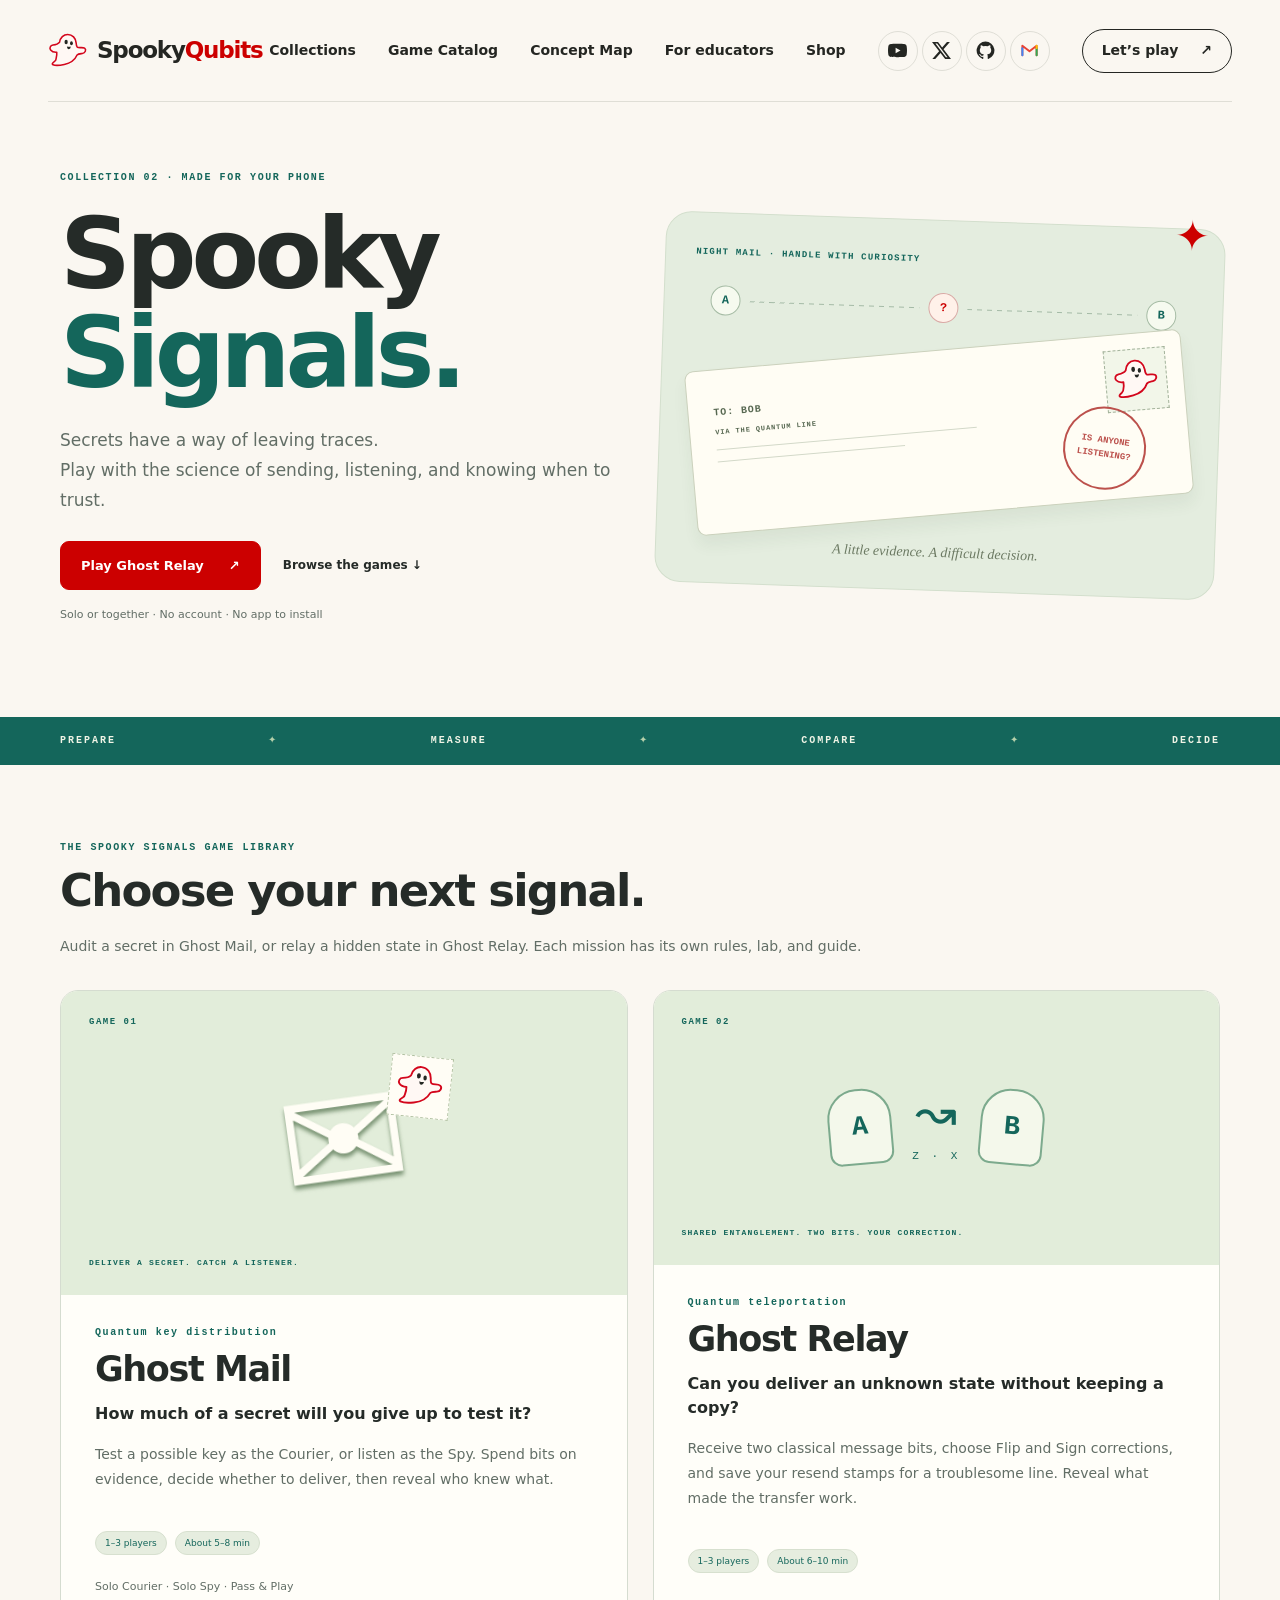
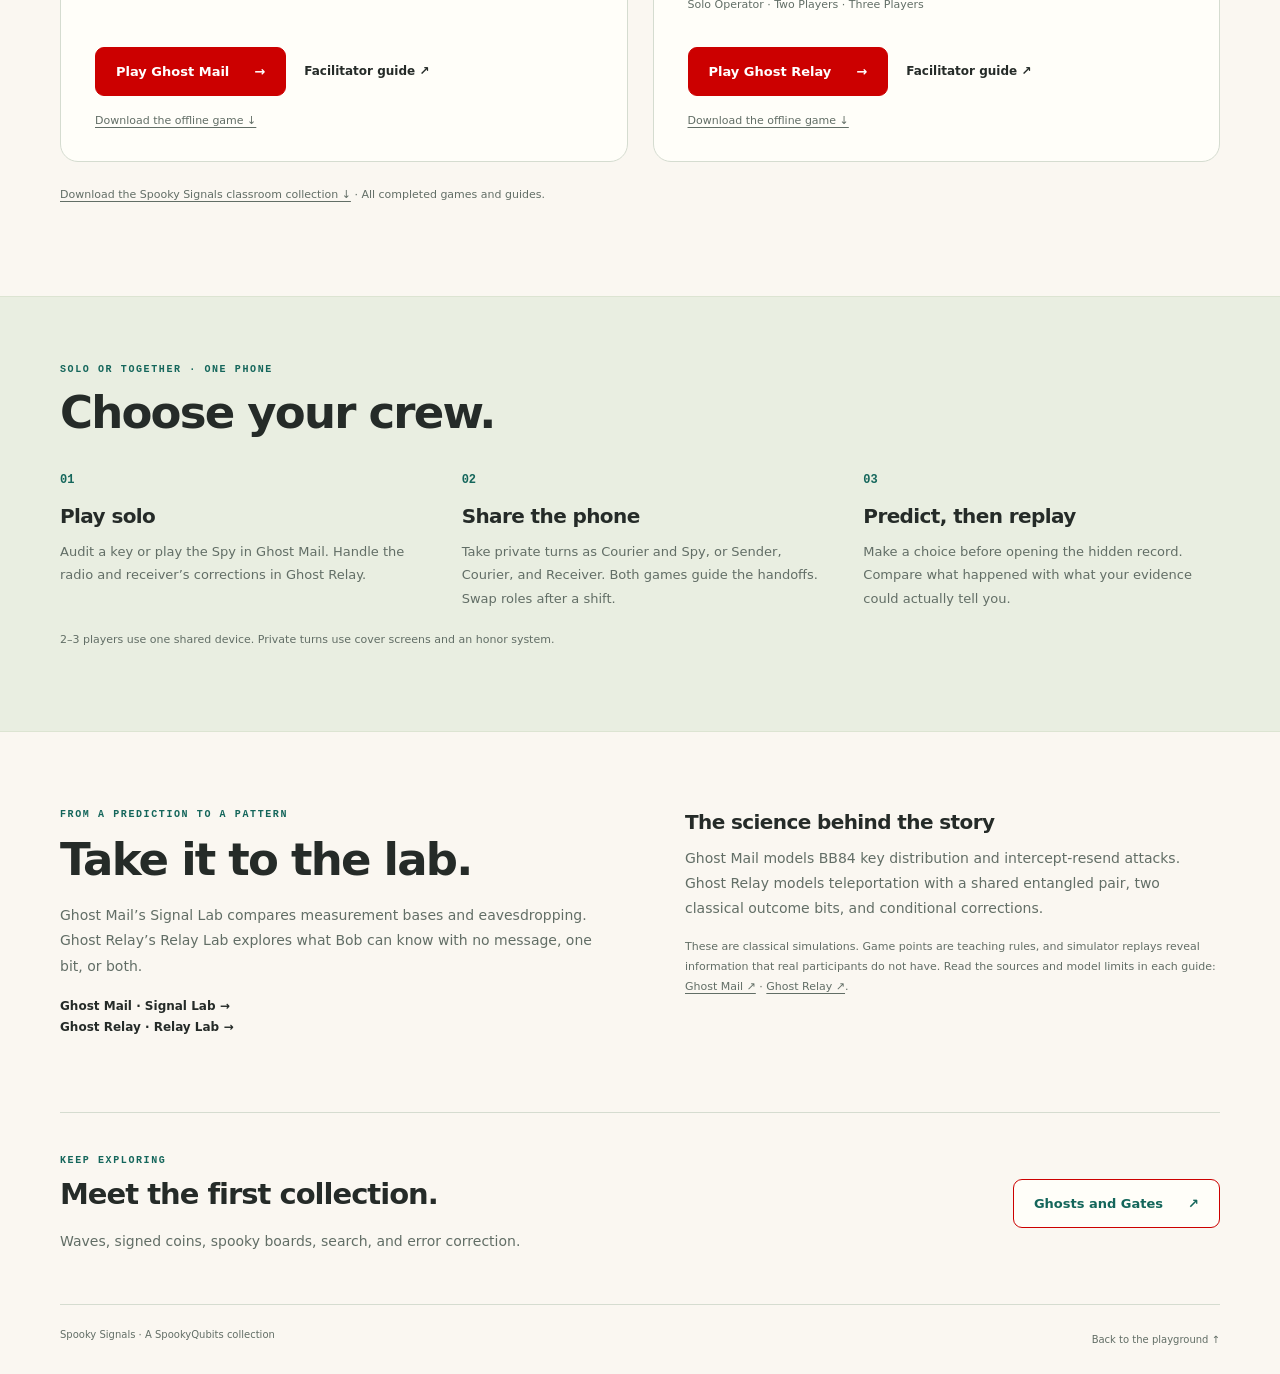
<file: index.html>
<!doctype html>
<html lang="en">
<head>
<meta charset="utf-8">
<meta name="viewport" content="width=device-width,initial-scale=1">
<meta name="theme-color" content="#f8f5ed">
<meta name="description" content="Spooky Signals, the second SpookyQubits collection. Play Ghost Mail and Ghost Relay on your phone: explore quantum keys, eavesdropping, and teleportation solo or with a crew.">
<title>Spooky Signals · SpookyQubits</title>
<link rel="icon" href="assets/ghost.svg" type="image/svg+xml">
<link rel="stylesheet" href="signals.css">
<style>
.sq-site-header {
  box-sizing: border-box;
  display: flex;
  align-items: center;
  justify-content: space-between;
  width: min(1220px, calc(100% - 96px));
  max-width: none;
  min-height: 102px;
  margin: 0 auto;
  padding: 0;
  border-bottom: 1px solid #dfded6;
  color: #242622;
  font: 650 14px/1.25 "Avenir Next", Avenir, "Segoe UI", system-ui, sans-serif;
}
.sq-site-header nav {
  display: flex;
  align-items: center;
  gap: 32px;
  margin: 0;
}
.sq-site-header a {
  box-sizing: border-box;
  display: inline-flex;
  align-items: center;
  min-height: 44px;
  padding: 0;
  color: inherit;
  text-decoration: none;
  white-space: nowrap;
}
.sq-site-header a:hover { color: #cc0000; }
.sq-site-header a:focus-visible { outline: 3px solid #1363c4; outline-offset: 5px; }
.sq-site-header .sq-brand { gap: 9px; font-size: 23px; font-weight: 850; letter-spacing: -1.2px; }
.sq-site-header .sq-brand svg { display: block; width: 40px; height: 40px; }
.sq-site-header .sq-brand-red { color: #cc0000; }
.sq-site-header .sq-social-links { display: inline-flex; align-items: center; gap: 4px; }
.sq-site-header .sq-social-links a {
  justify-content: center;
  width: 40px;
  min-height: 40px;
  border: 1px solid #dfded6;
  border-radius: 50%;
}
.sq-site-header .sq-social-links a:hover { border-color: #cc0000; background: #fffefa; }
.sq-site-header .sq-social-links svg { display: block; width: 19px; height: 19px; fill: currentColor; }
.sq-site-header .sq-nav-cta {
  gap: 22px;
  padding: 10px 19px;
  border: 1px solid #242622;
  border-radius: 999px;
}
.sq-site-header .sq-nav-cta:hover { background: #242622; color: white; }
@media (max-width: 1120px) {
  .sq-site-header { flex-wrap: wrap; gap: 8px; padding-block: 12px; }
  .sq-site-header nav { flex-wrap: wrap; justify-content: flex-end; gap: 0 14px; margin-left: auto; }
}
@media (max-width: 800px) {
  .sq-site-header { width: calc(100% - 40px); min-height: 78px; }
  .sq-site-header .sq-brand { font-size: 20px; }
}
@media (max-width: 560px) {
  .sq-site-header { width: calc(100% - 36px); min-height: 73px; }
  .sq-site-header nav { justify-content: flex-start; gap: 0 10px; margin-left: 0; font-size: 12px; }
  .sq-site-header .sq-brand { gap: 6px; font-size: 19px; }
  .sq-site-header .sq-brand svg { width: 33px; height: 33px; }
  .sq-site-header .sq-social-links { gap: 2px; }
  .sq-site-header .sq-social-links a { width: 36px; min-height: 36px; }
  .sq-site-header .sq-social-links svg { width: 17px; height: 17px; }
  .sq-site-header .sq-nav-cta { padding: 8px 10px; gap: 6px; }
}
.sq-document-page { margin: 0; background: #faf7f1; }
@media print {
  .sq-site-header { display: none !important; }
  .sq-document-page { background: white; }
}
</style>
</head>
<body>
<a class="skip" href="#main">Skip to content</a>
<header class="sq-site-header">
    <a class="sq-brand" href="https://spookyqubits.com/" aria-label="SpookyQubits home"><svg aria-hidden="true" xmlns="http://www.w3.org/2000/svg" viewBox="0 0 64 64"><path d="M18.5 18C19.5 10.5 25 5.5 31.5 5.5C39 5.5 44.5 11.5 45 19C45.2 22.5 45.5 25 47 26C50 27.5 55.5 25.5 58.5 27.5C62 30 59.5 35.5 55 36C51.5 36.5 48.5 36.5 46.5 38.5C43.5 45.5 36 51.5 26 53.5C19 55 12 55.5 8 54C5.5 53 7.5 50.5 10.5 48.5C12.5 47 13 45.5 13 44C14 40.5 14.3 37 14 34C11 34.2 6.5 33.5 4.2 30.5C2 27.5 3.5 23 8 22.5C12 22 16 21 18.5 18Z" fill="#fff8f4" stroke="#d3061c" stroke-width="2.5" stroke-linejoin="round"/><ellipse cx="29" cy="17.5" rx="2.6" ry="3.6" fill="#242622"/><ellipse cx="37.5" cy="19.5" rx="2.3" ry="3.3" fill="#242622"/><path d="M30.2 24.6Q33.4 25.8 36.6 24.9Q36 29.2 33 29Q30.6 28.6 30.2 24.6Z" fill="#242622"/></svg><span>Spooky<span class="sq-brand-red">Qubits</span></span></a>
    <nav aria-label="Main navigation">
      <a href="https://spookyqubits.com/#collections">Collections</a>
      <a href="https://spookyqubits.com/game-catalog.html">Game Catalog</a>
      <a href="https://spookyqubits.com/concepts.html">Concept Map</a>
      <a href="https://spookyqubits.com/educators.html">For educators</a>
      <a href="https://spookyqubits-shop.fourthwall.com/">Shop</a>
      <span class="sq-social-links" aria-label="Connect"><a href="https://www.youtube.com/@SpookyQubits" aria-label="YouTube" target="_blank" rel="noopener noreferrer"><svg viewBox="0 0 24 24" aria-hidden="true"><path d="M23.5 6.2a3 3 0 0 0-2.1-2.1C19.5 3.6 12 3.6 12 3.6s-7.5 0-9.4.5A3 3 0 0 0 .5 6.2 31.3 31.3 0 0 0 0 12c0 1.9.2 3.9.5 5.8a3 3 0 0 0 2.1 2.1c1.9.5 9.4.5 9.4.5s7.5 0 9.4-.5a3 3 0 0 0 2.1-2.1c.3-1.9.5-3.9.5-5.8s-.2-3.9-.5-5.8ZM9.6 15.6V8.4l6.2 3.6-6.2 3.6Z"/></svg></a><a href="https://x.com/SpookyQubits" aria-label="X" target="_blank" rel="noopener noreferrer"><svg viewBox="0 0 24 24" aria-hidden="true"><path d="M18.9 1.2h3.7l-8 9.2L24 22.8h-7.4l-5.8-7.6-6.7 7.6H.4l8.6-9.9L0 1.2h7.6l5.2 6.9 6.1-6.9Zm-1.3 19.4h2L6.5 3.2H4.3l13.3 17.4Z"/></svg></a><a href="https://github.com/spookyqubits" aria-label="GitHub" title="GitHub" target="_blank" rel="noopener noreferrer"><svg viewBox="0 0 24 24" aria-hidden="true"><path d="M12 .75a11.25 11.25 0 0 0-3.56 21.92c.56.1.77-.24.77-.54v-2.1c-3.13.68-3.79-1.33-3.79-1.33-.51-1.3-1.25-1.64-1.25-1.64-1.02-.7.08-.69.08-.69 1.13.08 1.73 1.16 1.73 1.16 1 1.72 2.63 1.22 3.27.93.1-.72.39-1.22.7-1.5-2.5-.28-5.13-1.25-5.13-5.56 0-1.23.44-2.24 1.16-3.03-.12-.28-.5-1.43.11-2.98 0 0 .95-.3 3.1 1.16a10.8 10.8 0 0 1 5.64 0c2.15-1.46 3.09-1.16 3.09-1.16.62 1.55.23 2.7.11 2.98.72.79 1.16 1.8 1.16 3.03 0 4.32-2.64 5.27-5.15 5.55.4.35.76 1.03.76 2.08v3.1c0 .3.21.65.78.54A11.25 11.25 0 0 0 12 .75Z"/></svg></a><a href="mailto:spookyqubits@gmail.com" aria-label="Contact us by email" title="Contact us"><svg viewBox="0 0 24 24" aria-hidden="true"><path d="M3 18V6l9 7 9-7v12" fill="none" stroke="#ea4335" stroke-width="2.5" stroke-linecap="round" stroke-linejoin="round"/><path d="M3 9v9" fill="none" stroke="#4285f4" stroke-width="2.5" stroke-linecap="round"/><path d="M21 9v9" fill="none" stroke="#34a853" stroke-width="2.5" stroke-linecap="round"/><path d="M21 6v3" fill="none" stroke="#fbbc04" stroke-width="2.5" stroke-linecap="round"/></svg></a></span>
      <a class="sq-nav-cta" href="https://spookyqubits.com/#collections">Let’s play <span aria-hidden="true">↗</span></a>
    </nav>
  </header>
<main id="main">
<section class="wrap intro">
  <div><p class="eyebrow">COLLECTION 02 · MADE FOR YOUR PHONE</p><h1>Spooky<br><em>Signals.</em></h1><p class="lede">Secrets have a way of leaving traces.<br>Play with the science of sending, listening, and knowing when to trust.</p><div class="actions"><a class="button" href="games/ghost-relay/">Play Ghost Relay <span aria-hidden="true">↗</span></a><a class="text-link" href="#games">Browse the games ↓</a></div><p class="small">Solo or together · No account · No app to install</p></div>
  <div class="signal-art" aria-hidden="true"><span class="art-label">NIGHT MAIL · HANDLE WITH CURIOSITY</span><div class="mail-path"><span class="node alice">A</span><span class="trail"></span><span class="node eve">?</span><span class="trail"></span><span class="node bob">B</span></div><div class="envelope"><div class="stamp"><img src="assets/ghost.svg" width="46" height="46" alt=""></div><div class="address"><span>TO: BOB</span><span>VIA THE QUANTUM LINE</span><i></i><i></i></div><span class="postmark">IS ANYONE<br>LISTENING?</span></div><p class="art-note">A little evidence. A difficult decision.</p><span class="spark">✦</span></div>
</section>
<div class="band"><div class="wrap">PREPARE <span>✦</span> MEASURE <span>✦</span> COMPARE <span>✦</span> DECIDE</div></div>
<section class="wrap games-section" id="games" aria-labelledby="games-title">
  <p class="eyebrow">THE SPOOKY SIGNALS GAME LIBRARY</p><h2 id="games-title">Choose your next signal.</h2><p>Audit a secret in Ghost Mail, or relay a hidden state in Ghost Relay. Each mission has its own rules, lab, and guide.</p>
  <div class="games-grid"><article class="signal-game">
      <div class="game-illustration" aria-hidden="true"><span class="game-sequence">GAME 01</span><div class="game-envelope"><span>✉</span><img src="assets/ghost.svg" width="62" height="62" alt=""></div><p>DELIVER A SECRET. CATCH A LISTENER.</p></div>
      <div class="signal-game-body"><p class="eyebrow">Quantum key distribution</p><h3>Ghost Mail</h3><p class="question">How much of a secret will you give up to test it?</p><p>Test a possible key as the Courier, or listen as the Spy. Spend bits on evidence, decide whether to deliver, then reveal who knew what.</p><div class="tags"><span>1–3 players</span><span>About 5–8 min</span></div><p class="small">Solo Courier · Solo Spy · Pass &amp; Play</p><div class="actions"><a class="button" href="games/ghost-mail/">Play Ghost Mail <span aria-hidden="true">→</span></a><a class="text-link" href="games/ghost-mail/guide.html">Facilitator guide ↗</a></div><p class="small"><a href="games/ghost-mail/index.html" download="GhostMail_Offline.html">Download the offline game ↓</a></p></div>
    </article>
<article class="signal-game">
      <div class="game-illustration" aria-hidden="true"><span class="game-sequence">GAME 02</span><div class="relay-card-art"><span>A</span><i>↝<br><small>Z · X</small></i><span>B</span></div><p>SHARED ENTANGLEMENT. TWO BITS. YOUR CORRECTION.</p></div>
      <div class="signal-game-body"><p class="eyebrow">Quantum teleportation</p><h3>Ghost Relay</h3><p class="question">Can you deliver an unknown state without keeping a copy?</p><p>Receive two classical message bits, choose Flip and Sign corrections, and save your resend stamps for a troublesome line. Reveal what made the transfer work.</p><div class="tags"><span>1–3 players</span><span>About 6–10 min</span></div><p class="small">Solo Operator · Two Players · Three Players</p><div class="actions"><a class="button" href="games/ghost-relay/">Play Ghost Relay <span aria-hidden="true">→</span></a><a class="text-link" href="games/ghost-relay/guide.html">Facilitator guide ↗</a></div><p class="small"><a href="games/ghost-relay/index.html" download="GhostRelay_Offline.html">Download the offline game ↓</a></p></div>
    </article></div><p class="catalog-download small"><a href="downloads/spooky-signals-classroom-kit.zip" download>Download the Spooky Signals classroom collection ↓</a> · All completed games and guides.</p>
</section>
<section class="modes-section" aria-labelledby="modes-title"><div class="wrap"><p class="eyebrow">SOLO OR TOGETHER · ONE PHONE</p><h2 id="modes-title">Choose your crew.</h2><div class="modes"><article><span class="mode-number">01</span><h3>Play solo</h3><p>Audit a key or play the Spy in Ghost Mail. Handle the radio and receiver’s corrections in Ghost Relay.</p></article><article><span class="mode-number">02</span><h3>Share the phone</h3><p>Take private turns as Courier and Spy, or Sender, Courier, and Receiver. Both games guide the handoffs. Swap roles after a shift.</p></article><article><span class="mode-number">03</span><h3>Predict, then replay</h3><p>Make a choice before opening the hidden record. Compare what happened with what your evidence could actually tell you.</p></article></div><p class="small">2–3 players use one shared device. Private turns use cover screens and an honor system.</p></div></section>
<section class="wrap learning"><div><p class="eyebrow">FROM A PREDICTION TO A PATTERN</p><h2>Take it to the lab.</h2><p>Ghost Mail’s Signal Lab compares measurement bases and eavesdropping. Ghost Relay’s Relay Lab explores what Bob can know with no message, one bit, or both.</p><a class="text-link" href="games/ghost-mail/#lab">Ghost Mail · Signal Lab →</a><br><a class="text-link" href="games/ghost-relay/#lab">Ghost Relay · Relay Lab →</a></div><div><h3>The science behind the story</h3><p>Ghost Mail models BB84 key distribution and intercept-resend attacks. Ghost Relay models teleportation with a shared entangled pair, two classical outcome bits, and conditional corrections.</p><p class="small">These are classical simulations. Game points are teaching rules, and simulator replays reveal information that real participants do not have. Read the sources and model limits in each guide: <a href="games/ghost-mail/guide.html#science">Ghost Mail ↗</a> · <a href="games/ghost-relay/guide.html#science">Ghost Relay ↗</a>.</p></div></section>
<section class="wrap collection-return"><div><p class="eyebrow">KEEP EXPLORING</p><h2>Meet the first collection.</h2><p>Waves, signed coins, spooky boards, search, and error correction.</p></div><a class="button light" href="https://spookyqubits.github.io/Ghosts_and_Gates/#games">Ghosts and Gates <span aria-hidden="true">↗</span></a></section>
</main>
<footer class="wrap footer"><span>Spooky Signals · A SpookyQubits collection</span><a href="index.html">Back to the playground ↑</a></footer>
</body>
</html>
</file>
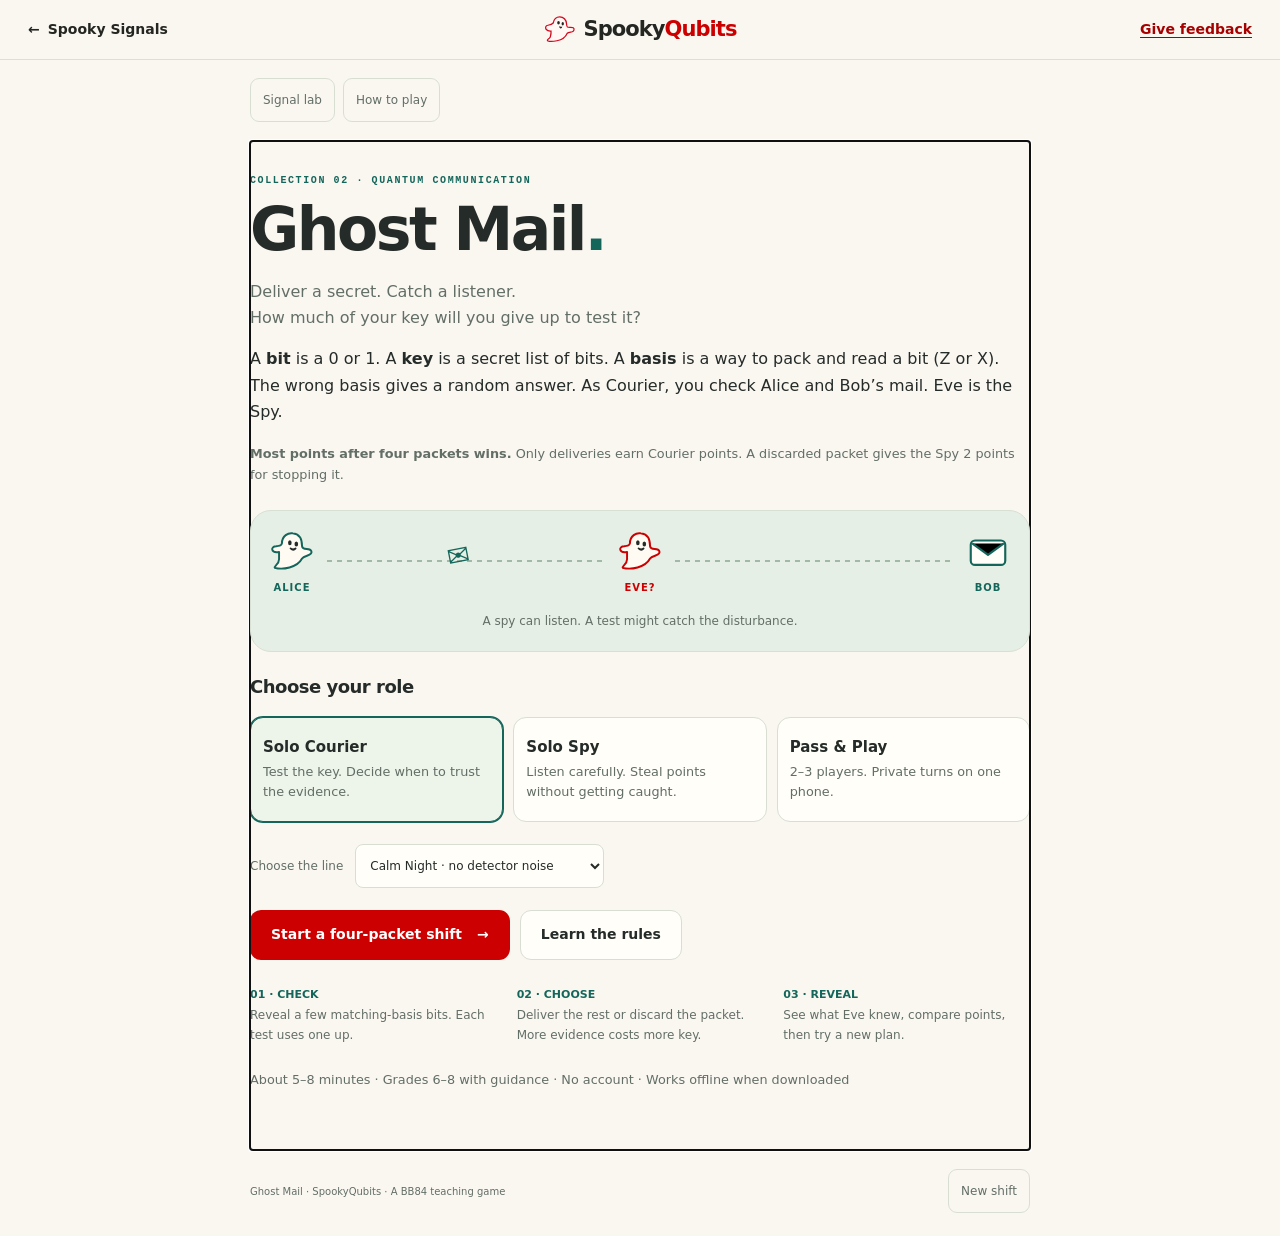
<file: games/ghost-mail/index.html>
<!doctype html>
<html lang="en">
<head>
<meta charset="utf-8">
<meta name="viewport" content="width=device-width,initial-scale=1">
<meta name="theme-color" content="#f8f5ed">
<meta name="description" content="Ghost Mail is a phone-friendly quantum key distribution game. Play Courier or Spy, test a packet, and decide how much evidence is enough.">
<title>Ghost Mail · Spooky Signals</title>
<style>
:root{color-scheme:light;--paper:#faf7f1;--white:#fffef9;--ink:#252b28;--muted:#626e66;--line:#d9ded3;--teal:#14665b;--red:#cc0000;--gold:#825d18;--pale:#e8f2e8;font-family: "Avenir Next", Avenir, "Segoe UI", system-ui, sans-serif;background:var(--paper);color:var(--ink);font-synthesis:none}*{box-sizing:border-box}body{margin:0}button,select,input{font:inherit}button,a,select{touch-action:manipulation}button{cursor:pointer}button,a{-webkit-tap-highlight-color:transparent}a{color:inherit}button:disabled{opacity:.45;cursor:default}button:focus-visible,a:focus-visible,select:focus-visible,summary:focus-visible{outline:3px solid #2178c4;outline-offset:4px}[hidden]{display:none!important}.shell{width:min(780px,calc(100% - 36px));margin:auto}.top{display:flex;align-items:center;justify-content:space-between;padding:18px 0;border-bottom:1px solid var(--line);gap:12px}.wordmark{display:flex;align-items:center;gap:8px;font-weight:850;font-size:16px;text-decoration:none;letter-spacing:-.7px}.wordmark svg{width:30px;height:30px}.top-tools{display:flex;gap:8px}.quiet{background:transparent;border:1px solid var(--line);border-radius:9px;color:var(--muted);padding:10px 12px;font-size:12px;min-height:44px}.quiet:hover{border-color:var(--teal);color:var(--teal)}.eyebrow{font:700 10px/1.5 ui-monospace,monospace;letter-spacing:1.6px;text-transform:uppercase;color:var(--teal);margin:0 0 10px}main{padding:32px 0 45px;min-height:calc(100dvh - 100px)}h1{font-size:clamp(39px,9vw,60px);letter-spacing:-2.5px;line-height:1.06;margin:0 0 17px}h2{font-size:clamp(27px,6vw,38px);letter-spacing:-1.1px;line-height:1.15;margin:0 0 14px}h3{font-size:18px;letter-spacing:-.5px;margin:0 0 9px}p{line-height:1.65;margin:0 0 15px}.lede{font-size:16px;color:var(--muted);max-width:590px}.intro-art{background:#e6efe5;border:1px solid #d7e0d2;border-radius:21px;margin:24px 0;padding:18px;position:relative;overflow:hidden;min-height:142px}.route{display:flex;align-items:center;justify-content:space-between;gap:12px}.station{display:grid;place-items:center;gap:7px;font-size:10px;font-weight:750;letter-spacing:1px;color:var(--teal)}.station svg{width:46px;height:46px}.post-line{height:2px;flex:1;background:repeating-linear-gradient(90deg,#a3b9a7 0 5px,transparent 5px 10px);position:relative}.flying-mail{font-size:27px;position:absolute;top:-20px;left:43%;transform:rotate(-11deg);color:var(--teal)}.art-caption{font-size:12px;color:var(--muted);margin:19px 0 0;text-align:center}.choices{display:grid;grid-template-columns:repeat(3,1fr);gap:10px;margin:20px 0}.choice{background:var(--white);border:1.5px solid var(--line);border-radius:13px;min-height:105px;padding:15px 12px;text-align:left;color:var(--ink)}.choice strong{display:block;font-size:15px;margin-bottom:6px}.choice small{display:block;font-size:11px;color:var(--muted);line-height:1.55}.choice[aria-pressed=true]{border-color:var(--teal);box-shadow:0 0 0 1px var(--teal);background:#edf4e9}.choice:hover{border-color:var(--teal)}.options-line{display:flex;gap:12px;align-items:center;flex-wrap:wrap;margin:22px 0;font-size:12px;color:var(--muted)}select{background:var(--white);border:1px solid var(--line);border-radius:8px;min-height:44px;padding:9px 30px 9px 10px;color:var(--ink);max-width:100%}.btn{display:inline-flex;justify-content:center;align-items:center;gap:15px;border:1px solid transparent;background:var(--red);color:white;min-height:50px;padding:13px 20px;border-radius:11px;font-size:14px;font-weight:750;line-height:1.4;text-decoration:none}.btn:hover{background:#a30000}.btn.secondary{background:var(--white);color:var(--ink);border-color:var(--line)}.btn.secondary:hover{background:#eaf0e5}.btn.danger{background:#a92331}.btn.danger:hover{background:#8e1524}.btn.wide{width:100%}.menu-actions{display:flex;gap:10px;flex-wrap:wrap}.fine{font-size:11px;color:var(--muted);line-height:1.7}.fine a{text-underline-offset:3px}.how-strip{display:grid;grid-template-columns:repeat(3,1fr);gap:20px;margin:28px 0 23px}.how-strip b{font-size:11px;display:block;color:var(--teal);margin-bottom:5px}.how-strip p{font-size:12px;color:var(--muted);margin:0}.shift-head{display:flex;justify-content:space-between;align-items:center;gap:12px;margin-bottom:20px}.shift-progress{display:flex;gap:6px;margin:6px 0 0}.shift-progress span{width:23px;height:5px;background:#d9dfd1;border-radius:4px}.shift-progress .done{background:var(--teal)}.shift-progress .current{background:#d79c58}.shift-round{font-size:12px;font-weight:700;color:var(--muted)}.scoreline{display:flex;gap:17px;font-size:10px;align-items:center;color:var(--muted)}.scoreline b{display:block;font-size:24px;line-height:1.2;color:var(--ink);text-align:right}.scoreline .spy b{color:var(--red)}.handoff{min-height:450px;display:flex;flex-direction:column;justify-content:center;text-align:center;align-items:center;max-width:530px;margin:auto;padding:30px 0}.handoff-icon{font-size:50px;margin-bottom:20px}.handoff .btn{margin-top:10px;width:min(340px,100%)}.role-badge{display:inline-flex;background:#e5eee3;color:var(--teal);border-radius:999px;padding:6px 10px;font-size:10px;font-weight:750;margin-bottom:13px}.role-badge.spy{background:#f8e3e1;color:var(--red)}.plan-grid{display:grid;grid-template-columns:repeat(4,1fr);gap:9px;margin:21px 0}.plan{background:var(--white);border:1.5px solid var(--line);padding:16px 9px;text-align:center;border-radius:12px;min-height:115px}.plan b{display:block;font-size:29px;letter-spacing:-1px;margin:3px 0}.plan span{font-size:10px;color:var(--muted)}.plan[aria-pressed=true]{background:#faeeea;border-color:var(--red);box-shadow:0 0 0 1px var(--red)}.plan small{font-size:10px;display:block;margin-top:7px;color:var(--red)}.insight{padding:15px 17px;border:1px solid var(--line);background:var(--white);border-radius:12px;font-size:13px;line-height:1.7;margin:19px 0}.insight strong{color:var(--teal)}.insight.warn{background:#fff4df;border-color:#e4d0a9;color:#72541f}.packet-ticket{border:1px solid var(--line);border-radius:16px;background:var(--white);padding:23px;margin:24px 0}.packet-title{display:flex;justify-content:space-between;gap:12px;align-items:center}.packet-title .stamp{border:2px solid var(--teal);padding:7px;font:700 9px ui-monospace,monospace;letter-spacing:1px;transform:rotate(7deg);color:var(--teal);border-radius:4px}.packet-ticket .fine{margin:10px 0 0}.counts{display:grid;grid-template-columns:repeat(3,1fr);gap:12px;margin:20px 0}.count{background:#eef1e7;border-radius:11px;padding:13px}.count b{display:block;font-size:29px;line-height:1.2;letter-spacing:-1px}.count span{font-size:10px;color:var(--muted);line-height:1.4;display:block;margin-top:4px}.count.alert{background:#f9e7e2}.count.alert b{color:var(--red)}.audit-title{display:flex;justify-content:space-between;gap:14px;align-items:center;margin:23px 0 10px}.audit-title h3{margin:0}.test-counter{font-size:11px;color:var(--muted)}.bits{display:grid;grid-template-columns:repeat(5,minmax(0,1fr));gap:9px;margin:0 0 17px}.bit{border:1.5px solid #cbd5ca;background:var(--white);border-radius:11px;color:var(--teal);min-height:88px;padding:8px 4px;display:flex;flex-direction:column;align-items:center;justify-content:space-between;gap:4px}.bit:hover:enabled{background:#e7f1e5;border-color:var(--teal)}.bit .index{font:600 9px ui-monospace,monospace;opacity:.7}.bit .seal{font-size:22px}.bit .basis{font:650 10px ui-monospace,monospace}.bit.match{background:#e6eee1;border-color:#b2c8ae;color:#3d633c}.bit.mismatch{background:#fae5e2;border-color:#dcada8;color:var(--red)}.bit.tested{opacity:1;cursor:default}.bit .values{font:700 13px ui-monospace,monospace}.bit .verdict{font-size:8px;font-weight:750}.evidence{font-size:13px;line-height:1.65;padding:14px 16px;border-radius:10px;background:#e8eee3;margin:15px 0}.evidence.warning{background:#fff1d9;color:#70511e}.audit-actions{display:grid;grid-template-columns:1fr 1fr;gap:10px;margin:19px 0 11px}.audit-actions .btn{padding-inline:12px}.reveal-banner{font-size:12px;line-height:1.65;color:var(--muted);margin:0 0 17px}.outcome-icon{font-size:41px;margin:6px 0 15px}.round-scores{display:grid;grid-template-columns:1fr 1fr;gap:12px;margin:22px 0}.round-score{padding:20px;border:1px solid var(--line);background:var(--white);border-radius:14px}.round-score>span{font-size:11px;font-weight:700;color:var(--muted)}.round-score strong{display:block;font-size:42px;letter-spacing:-2px;color:var(--teal);margin:4px 0}.round-score.spy strong{color:var(--red)}.round-score small{font-size:11px;line-height:1.6;display:block;color:var(--muted)}.summary-table{width:100%;border-collapse:collapse;margin:20px 0;font-size:12px}.summary-table th,.summary-table td{text-align:left;padding:12px 5px;border-bottom:1px solid var(--line);line-height:1.5}.summary-table td:last-child,.summary-table th:last-child{text-align:right}.summary-table th{font-size:10px;color:var(--muted)}.replay{margin:20px 0}.replay summary{font-size:13px;font-weight:750;cursor:pointer;min-height:44px;padding:12px 0}.replay-note{font-size:12px;color:var(--muted)}.replay-list{font:11px/1.7 ui-monospace,monospace;max-height:230px;overflow:auto;border:1px solid var(--line);padding:12px;border-radius:10px;background:var(--white)}.replay-list>div{padding:7px 0;border-bottom:1px solid #edf0e7}.replay-list>div:last-child{border:0}.round-story{font-size:14px;line-height:1.75}.progress-note{font-size:12px;color:var(--muted)}.final-mark{font-size:50px;margin:10px 0}.final-title{font-size:40px}.final-actions{display:flex;gap:10px;flex-wrap:wrap;margin:25px 0}.bottom{border-top:1px solid var(--line);padding:18px 0 23px;display:flex;align-items:center;justify-content:space-between;gap:16px;font-size:10px;color:var(--muted)}.bottom a{color:var(--teal);text-underline-offset:3px}.notice{min-height:0;font-size:12px;color:var(--red);margin:14px 0 0}.notice:empty{display:none}dialog{border:1px solid var(--line);border-radius:18px;background:var(--paper);color:var(--ink);padding:0;width:min(640px,calc(100% - 28px));max-height:88dvh}dialog::backdrop{background:#152c2388}.dialog-head{position:sticky;top:0;display:flex;justify-content:space-between;gap:20px;align-items:center;background:var(--paper);padding:18px 22px;border-bottom:1px solid var(--line);z-index:2}.dialog-head h2{font-size:23px;margin:0}.dialog-body{padding:22px}.dialog-body p,.dialog-body li{font-size:13px;line-height:1.75}.dialog-body li{margin-bottom:9px}.dialog-body h3{margin-top:24px}.dialog-body h3:first-child{margin-top:0}.lab-controls{display:grid;grid-template-columns:1fr 1fr;gap:13px;margin:19px 0}.lab-controls label{font-size:11px;color:var(--muted);display:flex;flex-direction:column;gap:7px}.lab-controls select{font-size:12px;width:100%}.lab-bars{display:grid;grid-template-columns:1fr 1fr;gap:14px;margin:18px 0}.lab-result{background:var(--white);border:1px solid var(--line);border-radius:12px;padding:15px}.lab-result b{font-size:32px;display:block}.lab-result span{font-size:11px;color:var(--muted)}.lab-bar{height:8px;background:#e0e5db;border-radius:9px;overflow:hidden;margin:8px 0}.lab-bar i{display:block;height:100%;background:var(--teal)}.rules-table{width:100%;font-size:12px;border-collapse:collapse;margin:14px 0}.rules-table th,.rules-table td{border:1px solid var(--line);padding:10px;text-align:left}.rules-table th{background:#e7eee1}.score-explainer{font-size:11px;line-height:1.7;color:var(--muted);margin-top:17px}.deck-intro{font-size:11px;color:var(--muted)}.empty{padding:25px;background:var(--white);border:1px solid var(--line);border-radius:12px}.sr-only{position:absolute;width:1px;height:1px;overflow:hidden;clip:rect(0,0,0,0);white-space:nowrap}
@media(max-width:500px){.shell{width:calc(100% - 28px)}.top{padding:12px 0}.wordmark{font-size:14px}.wordmark svg{width:26px;height:26px}.quiet{font-size:10px;padding:9px}.top-tools{gap:6px}main{padding-top:26px}.lede{font-size:14px}.choices{gap:7px}.choice{min-height:119px;padding:13px 9px}.choice strong{font-size:12px}.choice small{font-size:10px}.how-strip{gap:13px}.how-strip p{font-size:11px}.how-strip b{font-size:10px}.menu-actions .btn{flex:1;padding:12px 10px;font-size:12px}.intro-art{padding:17px 13px}.plan-grid{gap:7px}.plan{padding:13px 5px;min-height:106px}.plan b{font-size:25px}.plan span,.plan small{font-size:9px}.counts{gap:8px}.count{padding:11px}.count b{font-size:25px}.count span{font-size:9px}.bits{gap:7px}.bit{min-height:84px}.bit .values{font-size:11px}.bit .index{font-size:8px}.audit-actions .btn{font-size:11px;padding:12px 8px;gap:6px}.packet-ticket{padding:18px}.packet-title h3{font-size:16px}.handoff{min-height:420px}.scoreline{gap:12px}.scoreline b{font-size:22px}.round-score{padding:15px}.round-score strong{font-size:35px}.round-story{font-size:13px}.final-title{font-size:34px}.dialog-head,.dialog-body{padding:17px}.dialog-head h2{font-size:20px}.options-line label{width:100%}.bottom{align-items:flex-start;flex-direction:column;gap:7px}.lab-controls{gap:10px}.top .quiet{min-height:44px}.art-caption{font-size:11px}}
@media(prefers-reduced-motion:reduce){*{scroll-behavior:auto!important;animation:none!important;transition:none!important}}@media print{.top-tools,.bottom,dialog,.menu-actions,.choices,.options-line{display:none}main{padding:0}.shell{width:100%}}

  .fine,.evidence,.score-explainer,.audit-title .test-counter,.bit .verdict,.bit .basis,.bit .index,.round-score small,.scoreline span,.choice small,.plan small,.count span,.lab-result span{font-size:max(.8rem,12px)}
  .lab-controls .lab-noise{grid-column:1/-1;display:flex;align-items:center;gap:.45rem;min-height:44px;font-size:.85rem}.lab-controls .lab-noise input{width:auto;min-height:auto;margin:0}
  .team-names{display:grid;gap:.55rem;margin:.8rem 0}.team-names input{display:block;width:100%;min-height:44px;padding:.4rem .6rem;font:inherit}
</style>
<style>
.sq-game-header {
  box-sizing: border-box;
  display: grid;
  grid-template-columns: minmax(0, 1fr) auto minmax(0, 1fr);
  align-items: center;
  gap: clamp(4px, 1vw, 16px);
  min-height: 60px;
  margin: 0;
  padding: 4px clamp(8px, 2.4vw, 28px);
  border: 0;
  border-bottom: 1px solid #dfded6;
  background: #faf7f1;
  color: #242622;
  font: 700 14px/1.25 "Avenir Next", Avenir, "Segoe UI", system-ui, sans-serif;
}
.sq-game-header a {
  display: inline-flex;
  align-items: center;
  gap: 8px;
  min-width: 0;
  min-height: 44px;
  color: inherit;
  text-decoration: none;
}
.sq-game-header a:focus-visible { outline: 3px solid #1363c4; outline-offset: 2px; }
.sq-game-header a:hover { color: #a60000; }
.sq-game-header .sq-game-back { justify-self: start; }
.sq-game-header .sq-game-brand {
  justify-self: center;
  font-size: 21px;
  font-weight: 850;
  letter-spacing: -.045em;
  white-space: nowrap;
}
.sq-game-brand svg { display: block; flex: none; width: 32px; height: 32px; }
.sq-game-brand .sq-brand-red { color: #cc0000; }
.sq-game-header .sq-game-feedback {
  justify-self: end;
  color: #a60000;
  text-align: right;
  text-decoration: underline;
  text-underline-offset: 3px;
}
/* The launcher already shows this header above the embedded game. */
.sq-game-header:target { display: none; }
@media (max-width: 540px) {
  .sq-game-header { min-height: 54px; font-size: 11px; }
  .sq-game-header a { gap: 4px; }
  .sq-game-header .sq-game-brand { font-size: 17px; }
  .sq-game-brand svg { width: 24px; height: 24px; }
}
@media print { .sq-game-header { display: none; } }
</style>
</head>
<body>
<header class="sq-game-header" id="sq-embedded-header">
  <a class="sq-game-back" id="collection-link" href="../../index.html"><span aria-hidden="true">←</span><span>Spooky Signals</span></a>
  <a class="sq-game-brand" href="https://spookyqubits.com/" aria-label="SpookyQubits home"><svg aria-hidden="true" xmlns="http://www.w3.org/2000/svg" viewBox="0 0 64 64"><path d="M18.5 18C19.5 10.5 25 5.5 31.5 5.5C39 5.5 44.5 11.5 45 19C45.2 22.5 45.5 25 47 26C50 27.5 55.5 25.5 58.5 27.5C62 30 59.5 35.5 55 36C51.5 36.5 48.5 36.5 46.5 38.5C43.5 45.5 36 51.5 26 53.5C19 55 12 55.5 8 54C5.5 53 7.5 50.5 10.5 48.5C12.5 47 13 45.5 13 44C14 40.5 14.3 37 14 34C11 34.2 6.5 33.5 4.2 30.5C2 27.5 3.5 23 8 22.5C12 22 16 21 18.5 18Z" fill="#fff8f4" stroke="#d3061c" stroke-width="2.5" stroke-linejoin="round"/><ellipse cx="29" cy="17.5" rx="2.6" ry="3.6" fill="#242622"/><ellipse cx="37.5" cy="19.5" rx="2.3" ry="3.3" fill="#242622"/><path d="M30.2 24.6Q33.4 25.8 36.6 24.9Q36 29.2 33 29Q30.6 28.6 30.2 24.6Z" fill="#242622"/></svg><span>Spooky<span class="sq-brand-red">Qubits</span></span></a>
  <a class="sq-game-feedback" href="https://docs.google.com/forms/d/e/1FAIpQLSdiWw4IEz4JX5UsgAScpl-tIXpiNDkJQhgm2joPpMu232BCnw/viewform" target="_blank" rel="noopener" aria-label="Give feedback (opens in a new tab)">Give feedback</a>
</header>
<svg width="0" height="0" style="position:absolute" aria-hidden="true"><defs><symbol id="ghost" viewBox="0 0 64 64"><path d="M18 20C18 9 27 5 33 6C44 7 46 16 46 24C47 31 57 25 59 31C61 38 49 36 46 41C39 54 19 57 8 54C7 51 14 49 14 42L14 32C2 34 2 24 10 24C15 23 17 24 18 20Z" fill="#fffaf2" stroke="currentColor" stroke-width="2.7" stroke-linejoin="round"/><ellipse cx="29" cy="19" rx="2.5" ry="3.5" fill="#252b28"/><ellipse cx="38" cy="21" rx="2.5" ry="3.5" fill="#252b28"/><path d="M30 27Q34 31 37 27" stroke="#252b28" stroke-width="2.5" stroke-linecap="round"/></symbol><symbol id="mail" viewBox="0 0 64 64"><rect x="8" y="16" width="48" height="34" rx="6" fill="#fffef9" stroke="currentColor" stroke-width="3"/><path d="M10 20L32 36L54 20" stroke="currentColor" stroke-width="3" stroke-linejoin="round"/></symbol></defs></svg>
<div class="shell">
<div class="top"><div class="top-tools"><button class="quiet" id="lab-open">Signal lab</button><button class="quiet" id="help-open">How to play</button></div></div>
<main id="app" tabindex="-1"></main>
<p id="notice" class="notice" role="status" aria-live="polite"></p>
<footer class="bottom"><span>Ghost Mail · SpookyQubits · A BB84 teaching game</span><button class="quiet" id="menu-open">New shift</button></footer>
</div>
<dialog id="help-dialog" aria-labelledby="help-title"><div class="dialog-head"><h2 id="help-title">The mailroom rules</h2><button class="quiet" data-close="help-dialog">Close</button></div><div class="dialog-body">
<h3>Try a packet</h3>
<p>As Courier, you want to deliver bits that Bob read correctly and the Spy never learned. As Spy, you decide how many signals to intercept. Listening to more signals can teach you more, but it can also leave more errors. You have 80 intercepts to spend across four packets.</p>
<ol>
  <li><strong>Choose which bits to test.</strong> The Courier compares Alice’s and Bob’s values for a few of the bits they kept. Each test makes that bit public, so remove it from the key.</li>
  <li><strong>Deliver or discard.</strong> If you notice mismatches, you can throw the packet away. A clean sample is a good sign, and untested bits can still contain errors.</li>
  <li><strong>Check the replay.</strong> See which bits the Spy actually learned and how that affected the score. After four packets, compare your totals.</li>
</ol>
<table class="rules-table"><tr><th>What happens</th><th>Game points</th></tr><tr><td>Deliver a correct bit Eve does not know</td><td>Courier +1</td></tr><tr><td>Deliver a bit Eve knows or Bob reads incorrectly</td><td>Courier −2 per bit, even if both happen</td></tr><tr><td>Eve knows a delivered bit</td><td>Spy +2</td></tr><tr><td>Deliver at least 15 correct, private bits with no exposed or wrong bits</td><td>Courier +6 clean packet bonus</td></tr><tr><td>Discard a packet</td><td>Courier 0, Spy +2</td></tr></table>
<h3>Why can listening leave a trace?</h3>
<p>Think of <strong>Z</strong> and <strong>X</strong> as two ways to read a signal. If Bob reads it the same way Alice prepared it, he gets her bit in the ideal model. If he uses the other setting, he gets a random answer. They compare settings in public and keep the positions where their settings matched.</p>
<p>Eve guesses a setting when she listens. When she guesses wrong and sends on what she measured, even Bob’s matching setting can give the wrong bit. If Eve intercepts every signal and chooses her setting at random, about one in four kept bits is wrong on average. Try it in the Signal lab. In <strong>Noisy Night</strong>, a 6% detector error can also cause mismatches.</p>
<p>Use the replay to see what happened inside the simulation. In real quantum key distribution, Alice and Bob have only the evidence they collect. They also need an authenticated channel, error correction, a privacy step that shortens the key, and a security check that accounts for the sample size.</p>
<h3>Share one phone</h3>
<p>Choose <strong>Pass &amp; Play</strong>. The Spy makes a private choice and hands the covered phone to the Courier. With three players, split the Courier job between choosing tests and deciding whether to deliver. The game swaps the teams’ roles after the first shift and adds both shifts’ scores at the end.</p>
<p><a id="teacher-guide" href="guide.html">For teachers and facilitators</a></p>
<p class="fine">Physics: Bennett and Brassard’s <a href="https://arxiv.org/abs/2003.06557" target="_blank" rel="noopener">BB84 protocol</a>. Educational precedents include <a href="https://doi.org/10.1103/PhysRevPhysEducRes.16.010126" target="_blank" rel="noopener">DeVore and Singh’s tutorial</a> and <a href="https://www.cryptool.org/en/posts/bb84-quantum-key-distribution/" target="_blank" rel="noopener">CrypTool’s BB84 activity</a>. Game design and code prepared for SpookyQubits.</p>
</div></dialog>
<dialog id="lab-dialog" aria-labelledby="lab-title"><div class="dialog-head"><h2 id="lab-title">Signal lab</h2><button class="quiet" data-close="lab-dialog">Close</button></div><div class="dialog-body"><p>Prepare a bit, choose who measures it, then run 200 fresh signals. Each signal is a new preparation. See how the results change when the bases match—or do not.</p><div class="lab-controls"><label>Alice’s bit<select id="lab-bit"><option value="0">0</option><option value="1">1</option></select></label><label>Alice’s basis<select id="lab-alice"><option value="0">Z · straight</option><option value="1">X · diagonal</option></select></label><label>Bob’s basis<select id="lab-bob"><option value="0">Z · straight</option><option value="1">X · diagonal</option></select></label><label>Eve’s action<select id="lab-eve"><option value="off">Do not intercept</option><option value="0">Measure in Z and resend</option><option value="1">Measure in X and resend</option><option value="random">Random Z or X</option></select></label><label class="lab-noise"><input type="checkbox" id="lab-noise"> Add 6% detector noise</label></div><button class="btn wide" id="lab-run">Run 200 fresh signals</button><div id="lab-output" aria-live="polite"><p class="fine" style="margin-top:15px">Start with matching bases and no Eve, then change one choice.</p></div></div></dialog>
<noscript><p style="padding:30px">Ghost Mail needs JavaScript to simulate signal measurements. Enable JavaScript, then reload the game.</p></noscript>
<script id="ghost-mail-core">
(function(root){
  'use strict';
  const bit = rng => rng()<.5?0:1;
  const measure=(value,prepared,basis,rng=Math.random)=>prepared===basis?value:bit(rng);
  function shuffled(values,rng=Math.random){const a=values.slice();for(let i=a.length-1;i>0;i--){const j=Math.floor(rng()*(i+1));[a[i],a[j]]=[a[j],a[i]];}return a;}
  function makePacket(options={},rng=Math.random){
    const size=options.size??40, intercept=options.intercept??0, policy=options.policy??'random', noise=options.noise??0;
    if(!Number.isInteger(size)||size<1||size>10000||!Number.isInteger(intercept)||intercept<0||intercept>size||!['random','Z','X'].includes(policy)||!Number.isFinite(noise)||noise<0||noise>1)throw new Error('Invalid packet settings');
    const tapped=new Set(shuffled(Array.from({length:size},(_,i)=>i),rng).slice(0,intercept));
    const signals=[];
    for(let i=0;i<size;i++){
      const aBit=bit(rng),aBasis=bit(rng),bBasis=bit(rng),intercepted=tapped.has(i);
      const eBasis=intercepted?(policy==='random'?bit(rng):policy==='Z'?0:1):null;
      const eBit=intercepted?measure(aBit,aBasis,eBasis,rng):null;
      const ideal=measure(intercepted?eBit:aBit,intercepted?eBasis:aBasis,bBasis,rng);
      const noisy=noise>0&&rng()<noise;
      signals.push({id:i,aBit,aBasis,bBasis,eBasis,eBit,intercepted,noisy,bBit:noisy?1-ideal:ideal,known:intercepted&&eBasis===aBasis});
    }
    return{signals,sifted:signals.filter(s=>s.aBasis===s.bBasis).map(s=>s.id),plan:{intercept,policy,noise},size};
  }
  function settle(packet,tested,decision){
    if(!['deliver','discard'].includes(decision))throw new Error('Invalid decision');
    if(new Set(tested).size!==tested.length||tested.some(id=>!packet.sifted.includes(id)))throw new Error('Invalid tested positions');
    const tests=new Set(tested),remaining=packet.sifted.filter(id=>!tests.has(id)).map(id=>packet.signals[id]);
    const errors=tested.filter(id=>packet.signals[id].aBit!==packet.signals[id].bBit).length;
    const known=remaining.filter(s=>s.known).length,wrong=remaining.filter(s=>s.aBit!==s.bBit).length;
    const good=remaining.filter(s=>!s.known&&s.aBit===s.bBit).length,bad=remaining.length-good;
    const delivered=decision==='deliver', bonus=delivered&&good>=15&&bad===0?6:0;
    return{decision,tested:tested.length,errors,remaining:remaining.length,known,wrong,good,bad,bonus,courier:delivered?good-2*bad+bonus:0,spy:delivered?2*known:2};
  }
  function autoAudit(packet,checks=5,rng=Math.random,tolerance=0){
    const tested=shuffled(packet.sifted,rng).slice(0,Math.max(0,Math.min(checks,packet.sifted.length-1)));
    const errors=tested.filter(id=>packet.signals[id].aBit!==packet.signals[id].bBit).length;
    return{tested,decision:errors>tolerance||packet.sifted.length===0?'discard':'deliver'};
  }
  root.GhostMailCore={bit,measure,shuffled,makePacket,settle,autoAudit};
})(typeof window!=='undefined'?window:globalThis);
</script>
<script>
(()=>{
  'use strict';
  const C=window.GhostMailCore,$=s=>document.querySelector(s),app=$('#app');
  const ROUTES=['The Rooftops','The Night Ferry','Clocktower Lane','The Observatory'];
  const rng=()=>{if(globalThis.crypto?.getRandomValues){const a=new Uint32Array(1);crypto.getRandomValues(a);return a[0]/4294967296;}return Math.random();};
  let selectedMode='courier',selectedNoise='calm',selectedPlan=null,S=null,teams=['Team 1','Team 2'],series=null;
  const signed=n=>n>0?'+'+n:String(n);
  const basis=n=>n===0?'Z':'X';
  const esc=t=>String(t).replace(/[&<>"']/g,c=>({'&':'&amp;','<':'&lt;','>':'&gt;','"':'&quot;',"'":'&#39;'}[c]));
  function render(html,preserve=false){app.innerHTML=html;$('#notice').textContent='';if(!preserve){try{app.focus({preventScroll:true});}catch(_){}window.scrollTo({top:0,behavior:'instant'});}}
  function head(){return `<div class="shift-head"><div><div class="shift-round">Packet ${S.round+1} of 4 · ${ROUTES[S.round]}</div><div class="shift-progress" aria-hidden="true">${ROUTES.map((_,i)=>`<span class="${i<S.round?'done':i===S.round?'current':''}"></span>`).join('')}</div></div><div class="scoreline"><span>${S.mode==='group'?esc(teams[series.shift])+' · Courier':'Courier'}<b>${S.courier}</b></span><span class="spy">${S.mode==='group'?esc(teams[1-series.shift])+' · Spy':'Spy'}<b>${S.spy}</b></span></div></div>`;}
  function menu(){
    S=null;series=null;
    render(`<p class="eyebrow">Collection 02 · Quantum communication</p><h1>Ghost Mail<span style="color:var(--teal)">.</span></h1><p class="lede">Deliver a secret. Catch a listener.<br>How much of your key will you give up to test it?</p><p>A <b>bit</b> is a 0 or 1. A <b>key</b> is a secret list of bits. A <b>basis</b> is a way to pack and read a bit (Z or X). The wrong basis gives a random answer. As Courier, you check Alice and Bob’s mail. Eve is the Spy.</p><p class="score-explainer"><b>Most points after four packets wins.</b> Only deliveries earn Courier points. A discarded packet gives the Spy 2 points for stopping it.</p><div class="intro-art"><div class="route"><div class="station"><svg style="color:var(--teal)" aria-hidden="true"><use href="#ghost"/></svg>ALICE</div><div class="post-line"><span class="flying-mail" aria-hidden="true">✉</span></div><div class="station" style="color:var(--red)"><svg aria-hidden="true"><use href="#ghost"/></svg>EVE?</div><div class="post-line"></div><div class="station"><svg style="color:var(--teal)" aria-hidden="true"><use href="#mail"/></svg>BOB</div></div><p class="art-caption">A spy can listen. A test might catch the disturbance.</p></div><h3>Choose your role</h3><div class="choices" role="group" aria-label="Play mode"><button class="choice" data-mode="courier" aria-pressed="${selectedMode==='courier'}"><strong>Solo Courier</strong><small>Test the key. Decide when to trust the evidence.</small></button><button class="choice" data-mode="spy" aria-pressed="${selectedMode==='spy'}"><strong>Solo Spy</strong><small>Listen carefully. Steal points without getting caught.</small></button><button class="choice" data-mode="group" aria-pressed="${selectedMode==='group'}"><strong>Pass &amp; Play</strong><small>2–3 players. Private turns on one phone.</small></button></div>${selectedMode==='group'?'<div class="team-names"><label>First Courier team <input id="team-0" maxlength="28" value="'+esc(teams[0])+'"></label><label>First Spy team <input id="team-1" maxlength="28" value="'+esc(teams[1])+'"></label></div>':''}<div class="options-line"><label for="weather">Choose the line</label><select id="weather"><option value="calm" ${selectedNoise==='calm'?'selected':''}>Calm Night · no detector noise</option><option value="noisy" ${selectedNoise==='noisy'?'selected':''}>Noisy Night · 6% detector error</option></select></div><div class="menu-actions"><button class="btn" data-action="start">Start a four-packet shift <span aria-hidden="true">→</span></button><button class="btn secondary" data-action="help">Learn the rules</button></div><div class="how-strip"><div><b>01 · CHECK</b><p>Reveal a few matching-basis bits. Each test uses one up.</p></div><div><b>02 · CHOOSE</b><p>Deliver the rest or discard the packet. More evidence costs more key.</p></div><div><b>03 · REVEAL</b><p>See what Eve knew, compare points, then try a new plan.</p></div></div><p class="fine">About 5–8 minutes · Grades 6–8 with guidance · No account · Works offline when downloaded</p>`);
  }
  function start(second=false){
    if(selectedMode==='group'&&!second) {
      teams=teams.map((name,i)=>$('#team-'+i)?.value.trim()||name);
      series={shift:0,scores:[0,0]};
    }
    S={mode:selectedMode,noise:selectedNoise==='noisy'?.06:0,round:0,courier:0,spy:0,history:[],packet:null,tested:[],phase:'start',checks:5,tolerance:0,spyBudget:80};
    beginRound();
  }
  function limitTests(){return S.noise?12:8;}
  function beginRound(){
    S.packet=null;S.tested=[];selectedPlan=null;
    const checks=S.noise?[3,5,7,9,11,12]:[2,3,4,5,7,8];
    S.checks=checks[Math.floor(rng()*checks.length)];
    S.tolerance=S.noise&&S.checks>=7?1:0;
    if(S.mode==='courier'){
      const plans=[0,0,10,20,20,40].filter(plan=>plan<=S.spyBudget);
      const intercept=plans[Math.floor(rng()*plans.length)];
      S.spyBudget-=intercept;
      S.packet=C.makePacket({intercept,noise:S.noise},rng);transit();
    }else if(S.mode==='group')handoff('Spy','Keep your plan private. The Courier team should look away.','spy');
    else spyPlan();
  }
  function handoff(role,copy,next){S.phase='handoff';render(`${head()}<div class="handoff"><div class="handoff-icon" aria-hidden="true">✉</div><p class="eyebrow">Private turn</p><h2>Hand the phone<br>to ${S.mode==='group'?esc(teams[role==='Courier'?series.shift:1-series.shift])+' · '+role:'the '+role}.</h2><p class="lede">${copy}</p><button class="btn" data-action="handoff" data-next="${next}">I’m the ${role} · ready</button><p class="fine" style="margin-top:18px">No peeking. We’ll reveal the whole story after the decision.</p></div>`);}
  function spyPlan(){
    S.phase='spy';
    render(`${head()}<span class="role-badge spy">Private · Spy’s turn</span><h2>How much will<br>you listen?</h2><p class="lede">Intercept more signals to learn more. Each extra listen risks leaving a trace. <b>${S.spyBudget} of 80 listens</b> remain for this shift.</p>${S.mode==='spy'?`<div class="insight">This computer Courier will test <strong>${S.checks} random retained bits</strong> and discard if more than ${S.tolerance} disagree. Plan around that.</div>`:`<div class="insight">The Courier team can test up to <strong>${limitTests()} retained bits</strong>. They won’t see your plan.</div>`}<div class="plan-grid" role="group" aria-label="Signals to intercept">${[[0,'Stay quiet'],[10,'Light touch'],[20,'Bold move'],[40,'All in']].map(([n,t])=>`<button class="plan" data-plan="${n}" aria-pressed="${selectedPlan===n}" ${n>S.spyBudget?'disabled':''}><span>${t}</span><b>${n}</b><span>of 40 signals</span><small>${n/40*100}% interception</small></button>`).join('')}</div><p class="fine">You don’t know Alice’s or Bob’s basis when you intercept. Matching Alice’s basis tells you her bit; the wrong basis can disturb Bob’s result.</p><button class="btn danger wide" data-action="lock-plan" ${selectedPlan===null?'disabled':''}>Lock my secret plan <span aria-hidden="true">→</span></button>`);
  }
  function lockPlan(){if(S.phase!=='spy'||selectedPlan===null||selectedPlan>S.spyBudget)return;S.spyBudget-=selectedPlan;S.packet=C.makePacket({intercept:selectedPlan,noise:S.noise},rng);if(S.mode==='group')handoff('Courier','The Spy’s plan is locked. If two people are on the Courier team, let one choose tests and the other make the final call.','transit');else computerTurn();}
  function transit(){
    S.phase='transit';
    render(`${head()}<span class="role-badge">Courier’s turn</span><h2>The packet<br>has arrived.</h2><p class="lede">Alice prepared 40 random signals. Bob measured each in his own randomly chosen basis. Now they can compare their bases publicly.</p><div class="packet-ticket"><div class="packet-title"><div><p class="eyebrow" style="margin-bottom:5px">${ROUTES[S.round]}</p><h3>40 signals · values sealed</h3></div><span class="stamp">NIGHT MAIL</span></div><p class="fine">Keep positions where their bases match. Discard the others. Comparing bases does not reveal their bit values.</p></div><div class="insight ${S.noise?'warn':''}">${S.noise?'Noisy Night: the detector independently flips about 6% of Bob’s results. An error may come from noise or Eve.':'Calm Night: there is no extra detector noise. Eve’s hidden plan can change from packet to packet.'}</div><button class="btn wide" data-action="sift">Compare bases <span aria-hidden="true">→</span></button>`);
  }
  function audit(preserve=false){
    S.phase='audit';const p=S.packet,remaining=p.sifted.length-S.tested.length,errors=S.tested.filter(id=>p.signals[id].aBit!==p.signals[id].bBit).length;
    const maxTests=Math.max(0,Math.min(limitTests(),p.sifted.length-1)),left=Math.max(0,maxTests-S.tested.length);
    let evidence=!S.tested.length?'No tests yet. Every extra check uses one bit of your possible key.':errors?`${errors} mismatch${errors===1?'':'es'} in ${S.tested.length} test${S.tested.length===1?'':'s'}. The packet is disturbed.${S.noise?' Noise or Eve could be responsible.':' That is a trace worth investigating.'}`:`${S.tested.length===1?'One test matches':`All ${S.tested.length} tests match`}. That is encouraging, but Eve might still have listened.`;
    render(`${head()}<span class="role-badge">Courier’s audit</span><h2>Check a little.<br>Risk the rest?</h2><p class="deck-intro">${p.sifted.length} of 40 signals had matching bases. ${40-p.sifted.length} other positions were discarded.</p><div class="counts"><div class="count"><b>${remaining}</b><span>bits left to deliver</span></div><div class="count"><b>${S.tested.length}</b><span>bits made public</span></div><div class="count ${errors?'alert':''}"><b>${errors}</b><span>mismatches found</span></div></div><div class="audit-title"><h3>Tap an envelope to test it</h3><span class="test-counter">${left} checks left</span></div>${p.sifted.length?`<div class="bits">${p.sifted.map(id=>{const s=p.signals[id],tested=S.tested.includes(id),m=s.aBit===s.bBit;return `<button class="bit ${tested?'tested '+(m?'match':'mismatch'):''}" data-test="${id}" ${tested||left===0?'disabled':''} aria-label="${tested?`Signal ${id+1}: Alice ${s.aBit}, Bob ${s.bBit}, ${m?'match':'mismatch'}`:`Test signal ${id+1}, basis ${basis(s.aBasis)}`}"><span class="index">#${String(id+1).padStart(2,'0')}</span>${tested?`<span class="values">${s.aBit} ${m?'=':'≠'} ${s.bBit}</span><span class="verdict">${m?'MATCH':'MISMATCH'}</span>`:'<span class="seal" aria-hidden="true">✉</span><span class="basis">'+basis(s.aBasis)+'</span>'}</button>`;}).join('')}</div>`:'<div class="empty">No bases matched this time. Discard this empty packet and try the next route.</div>'}<button class="quiet" data-action="test-random" ${left===0?'disabled':''}>Test one random bit</button><div class="evidence ${errors?'warning':''}">${evidence}${S.noise&&S.tested.length?` Sample mismatch rate: ${Math.round(100*errors/S.tested.length)}%. Noise alone averages 6% across many bits. A small sample can vary widely.`: ''}</div><div class="audit-actions"><button class="btn" data-action="deliver" ${remaining===0?'disabled':''}>Deliver ${remaining} bit${remaining===1?'':'s'} <span aria-hidden="true">→</span></button><button class="btn secondary" data-action="discard">Discard this packet</button></div><p class="score-explainer">Deliver: +1 per correct, private bit; −2 per exposed or incorrect bit. The Spy gets +2 for each delivered bit they know. A packet with at least 15 correct, private bits and no bad bits earns 6 extra points. ${remaining<15?'Too few bits remain for that bonus.':'The bonus is still possible.'} Discard: Spy +2 for blocking mail. Tested bits never count toward a delivery. Most points after four packets wins.</p>`,preserve);
  }
  function testBit(id){
    if(S.phase!=='audit'||!S.packet.sifted.includes(id)||S.tested.includes(id))return;
    const max=Math.min(limitTests(),S.packet.sifted.length-1);if(S.tested.length>=max)return;
    const signal=S.packet.signals[id],match=signal.aBit===signal.bBit;
    S.tested.push(id);audit(true);
    $('#notice').textContent=`Signal ${id+1}: Alice ${signal.aBit}, Bob ${signal.bBit}, ${match?'match':'mismatch'}.`;
    const remaining=[...app.querySelectorAll('[data-test]:not(:disabled)')];
    const next=remaining.find(button=>Number(button.dataset.test)>id)||remaining[0]||app.querySelector('.audit-title h3');
    if(remaining.length===0)next.setAttribute('tabindex','-1');
    next.focus({preventScroll:true});
  }
  function computerTurn(){
    S.phase='computer';
    render(`${head()}<span class="role-badge spy">Your plan is sealed</span><h2>Now the Courier<br>makes the call.</h2><p class="lede">The computer will compare bases, test ${S.checks} random retained bits, and discard if more than ${S.tolerance} disagree.</p><div class="packet-ticket"><p class="eyebrow">No changing the plan now</p><h3>${S.packet.plan.intercept} signals intercepted</h3><p class="fine">${S.packet.plan.policy==='random'?'You used a fresh random basis each time.':'You always measured in '+S.packet.plan.policy+'.'} ${S.noise?'Detector noise is also active.':'The line has no extra noise.'}</p></div><button class="btn wide" data-action="computer-audit">See the Courier’s audit <span aria-hidden="true">→</span></button>`);
  }
  function resolve(decision){
    if(!['audit','computer'].includes(S.phase))return;
    if(S.phase==='computer'){const a=C.autoAudit(S.packet,S.checks,rng,S.tolerance);S.tested=a.tested;decision=a.decision;}
    const result=C.settle(S.packet,S.tested,decision);S.courier+=result.courier;S.spy+=result.spy;S.history.push(result);S.result=result;S.phase='result';showResult();
  }
  function showResult(){
    const r=S.result,p=S.packet,delivered=r.decision==='deliver';
    const spyView=S.mode==='spy';
    const title=spyView?(delivered?(r.known?'You learned delivered bits.':'The delivery kept its secrets.'):'The packet was blocked.'):delivered?r.bad===0?'A clean delivery.':r.known?'Eve got into the mail.':'The bits got scrambled.':r.errors?'You found a disturbance.':'You played it safe.';
    const story=spyView
      ?delivered?`The Courier found ${r.errors} mismatches in ${r.tested} tests. Of the ${r.remaining} delivered bits, you knew ${r.known}.`:`The Courier discarded the packet after ${r.tested} tests with ${r.errors} mismatches. You get 2 points for blocking it.`
      :delivered?`${r.remaining} untested bits were delivered. Of those, ${r.good} were correct and private. ${r.bad} were exposed or incorrect.`:`The Courier discarded the packet with ${r.errors} mismatch${r.errors===1?'':'es'} in the sample. No bits were delivered. The Spy gets 2 points.`;
    const tap=p.plan.intercept===0?'Eve stayed quiet this round.':`Eve intercepted ${p.plan.intercept} of 40 signals and ${p.plan.policy==='random'?'used random bases':'always used basis '+p.plan.policy}.`;
    const replay=p.sifted.map(id=>{const s=p.signals[id],tested=S.tested.includes(id);return `<div>#${String(id+1).padStart(2,'0')} · basis ${basis(s.aBasis)} · Alice ${s.aBit} / Bob ${s.bBit}<br>${tested?'PUBLIC TEST · removed from key':delivered?'DELIVERED':'DISCARDED'} · ${s.known?'Eve knew this bit':s.intercepted?'Eve used a different basis':'Eve did not intercept'}${s.noisy?' · detector flipped Bob’s result':''}</div>`;}).join('');
    render(`${head()}<p class="eyebrow">Packet ${S.round+1} · The reveal</p><div class="outcome-icon" aria-hidden="true">${delivered?r.bad===0?'✉':'⚑':r.errors?'✓':'↩'}</div><h2>${title}</h2><p class="round-story">${story}</p><div class="round-scores"><div class="round-score"><span>Courier this packet</span><strong>${signed(r.courier)}</strong><small>${delivered?`${r.good} good bits − ${r.bad} × 2 penalties${r.bonus?' + 6 clean packet bonus':''}`:r.errors?'Disturbance found; packet discarded':'No delivery and no mismatch found'}</small></div><div class="round-score spy"><span>Spy this packet</span><strong>${signed(r.spy)}</strong><small>${delivered?`${r.known} known delivered bits × 2` :'Blocked delivery'}</small></div></div><div class="insight"><strong>The hidden story:</strong> ${tap} ${S.noise?'Independent detector noise was also active.':''}</div><p class="fine">${r.tested} public test${r.tested===1?'':'s'} removed ${r.tested===1?'one bit':'those bits'} from the packet. ${delivered?`${r.wrong} delivered bits disagreed with Alice; ${r.known} were known to Eve. These categories can overlap.`:`${r.remaining} untested bits were discarded.`}</p><details class="replay"><summary>Replay the retained signals</summary><p class="replay-note">The simulator opens its records after the round. This hidden information is not available during a real key exchange.</p><div class="replay-list">${replay||'No matching-basis positions.'}</div></details><div class="evidence ${r.errors?'warning':''}">${r.tested===0?'No public tests were made. The replay shows what happened.':r.errors?(S.noise?'Noise or Eve could cause a mismatch. The replay shows the cause in this simulation.':'On this quiet line a mismatch means Eve listened.'):p.plan.intercept>0?'The sample matched even though Eve listened. A clean sample can miss an attack.':'The sample matched. The replay shows that Eve stayed quiet.'}</div><button class="btn wide" data-action="next">${S.round===3?'See the shift results':'Next packet'} <span aria-hidden="true">→</span></button>`);
  }
  function finish(){
    if(S.phase==='finish')return;
    S.phase='finish';
    if(series){series.scores[series.shift]+=S.courier;series.scores[1-series.shift]+=S.spy;}
    const courierWins=S.courier>S.spy,spyWins=S.spy>S.courier;
    const title=courierWins?'The Courier wins.':spyWins?'The Spy wins.':'A perfectly spooky tie.';
    const teamResult=series?(series.shift===0?`First shift: ${esc(teams[0])} ${series.scores[0]}, ${esc(teams[1])} ${series.scores[1]}. Swap roles for the second shift.`:
      `Both shifts: ${esc(teams[0])} ${series.scores[0]}, ${esc(teams[1])} ${series.scores[1]}. ${series.scores[0]===series.scores[1]?'The teams tied.':esc(teams[series.scores[0]>series.scores[1]?0:1])+' wins.'}`):'';
    const playerWin=S.mode==='courier'?courierWins:S.mode==='spy'?spyWins:false;
    render(`<p class="eyebrow">Four routes · Shift complete</p><div class="final-mark" aria-hidden="true">${playerWin?'✦':'✉'}</div><h1 class="final-title">${title}</h1><p class="lede">${S.mode==='group'?teamResult:playerWin?'Your choices paid off this shift. Try the other role to find the weak spots in your strategy.':'Every test uses key. Every intercept risks a trace. Try a different balance next shift.'}</p><div class="round-scores"><div class="round-score"><span>Courier total</span><strong>${S.courier}</strong><small>Delivery points</small></div><div class="round-score spy"><span>Spy total</span><strong>${S.spy}</strong><small>Known delivered bits and blocked packets</small></div></div><table class="summary-table"><thead><tr><th>Route</th><th>Decision</th><th>Courier / Spy</th></tr></thead><tbody>${S.history.map((r,i)=>`<tr><td>${ROUTES[i]}</td><td>${r.decision==='deliver'?'Delivered':'Discarded'}</td><td>${signed(r.courier)} / ${signed(r.spy)}</td></tr>`).join('')}</tbody></table><div class="insight"><strong>One more question:</strong> Can a sample with no errors prove that nobody listened? Can a mismatch on a noisy line prove that Eve was there?</div><div class="final-actions"><button class="btn" data-action="${series?.shift===0?'swap':'again'}">${series?.shift===0?'Swap teams and start shift two':'Play another shift'}</button><button class="btn secondary" data-action="switch">${series?'Change teams':'Switch roles'}</button><button class="btn secondary" data-action="lab">Explore the signal lab</button></div><p class="fine">Game points are a teaching rule. Real quantum key distribution uses a security analysis and additional processing; it does not label every bit “safe” after a small sample.</p>`);
  }
  app.addEventListener('click',e=>{
    const b=e.target.closest('button');if(!b||b.disabled)return;
    if(b.dataset.mode){selectedMode=b.dataset.mode;menu();return;}
    if(b.dataset.plan!==undefined){selectedPlan=Number(b.dataset.plan);spyPlan();app.querySelector('[data-plan="'+selectedPlan+'"]').focus();return;}
    if(b.dataset.test!==undefined){testBit(Number(b.dataset.test));return;}
    const a=b.dataset.action;
    if(a==='start')start();else if(a==='help')$('#help-dialog').showModal();else if(a==='lab')$('#lab-dialog').showModal();
    else if(a==='handoff'){if(b.dataset.next==='spy')spyPlan();else transit();}
    else if(a==='lock-plan')lockPlan();else if(a==='sift')audit();
    else if(a==='test-random'){const ids=S.packet.sifted.filter(id=>!S.tested.includes(id));if(ids.length)testBit(ids[Math.floor(rng()*ids.length)]);}
    else if(a==='deliver'||a==='discard')resolve(a);else if(a==='computer-audit')resolve();
    else if(a==='next'&&S.phase==='result'){if(S.round===3)finish();else{S.round++;beginRound();}}
    else if(a==='again')start();else if(a==='swap'&&series?.shift===0){series.shift=1;start(true);}else if(a==='switch'){selectedMode=S.mode==='spy'?'courier':S.mode==='courier'?'spy':'group';menu();}
  });
  app.addEventListener('change',e=>{if(e.target.id==='weather')selectedNoise=e.target.value;if(e.target.id.startsWith('team-'))teams[Number(e.target.id.at(-1))]=e.target.value.trim()||teams[Number(e.target.id.at(-1))];});
  $('#help-open').addEventListener('click',()=>$('#help-dialog').showModal());$('#lab-open').addEventListener('click',()=>$('#lab-dialog').showModal());$('#menu-open').addEventListener('click',()=>{if(!S||S.phase==='finish'||window.confirm('Start over and lose this shift’s progress?'))menu();});
  document.querySelectorAll('[data-close]').forEach(b=>b.addEventListener('click',()=>$('#'+b.dataset.close).close()));
  $('#lab-run').addEventListener('click',()=>{
    const value=Number($('#lab-bit').value),a=Number($('#lab-alice').value),b=Number($('#lab-bob').value),eve=$('#lab-eve').value;
    const noise=$('#lab-noise').checked?.06:0;
    const counts=[0,0];
    for(let i=0;i<200;i++){
      const intercepted=eve!=='off',eb=eve==='random'?C.bit(rng):intercepted?Number(eve):a;
      const ev=intercepted?C.measure(value,a,eb,rng):value;
      let bBit=C.measure(ev,eb,b,rng);
      if(noise&&rng()<noise)bBit=1-bBit;
      counts[bBit]++;
    }
    const clean=a!==b?.5:eve==='off'?0:eve==='random'?.25:Number(eve)===a?0:.5;
    const expected=clean*(1-noise)+(1-clean)*noise;
    $('#lab-output').innerHTML=`<div class="lab-bars">${counts.map((n,i)=>`<div class="lab-result"><span>Bob measured ${i}</span><b>${n}</b><div class="lab-bar"><i style="width:${n/2}%"></i></div><span>${n/2}% of 200 signals</span></div>`).join('')}</div><div class="insight">Bob disagreed with Alice on ${counts[1-value]} of 200 signals. The model predicts about ${+(100*expected).toFixed(1)}% mismatches. ${expected===.5?'A finite sample can differ from 50/50.':''}</div><p class="fine">Each signal is a fresh preparation.</p>`;

  });
  if(location.protocol==='file:'&&/\/GhostMail_Offline.html$/i.test(location.pathname)){$('#teacher-guide').href='https://spookyqubits.github.io/SpookySignals/games/ghost-mail/guide.html';}
  if(location.protocol==='file:'){$('#collection-link').removeAttribute('href');$('#collection-link').setAttribute('aria-label','Spooky Signals');}
  menu();
  if(location.hash==='#lab')$('#lab-dialog').showModal();
})();
</script>
</body>
</html>
</file>
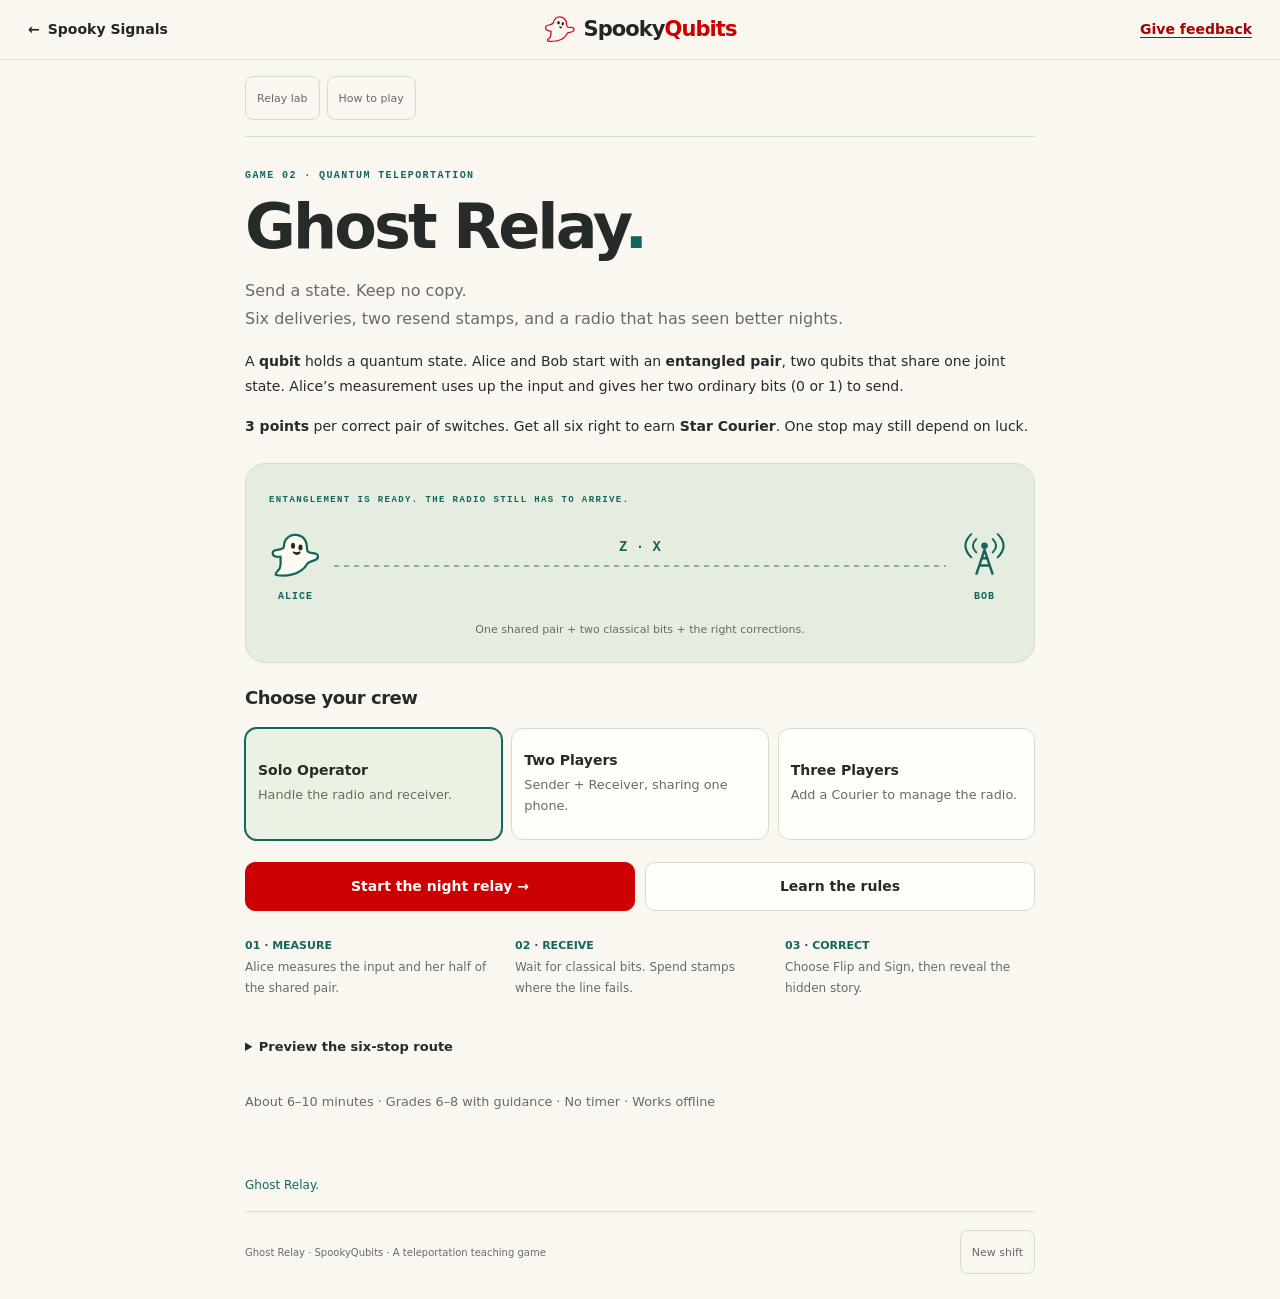
<file: games/ghost-relay/index.html>
<!doctype html>
<html lang="en">
<head>
<meta charset="utf-8">
<meta name="viewport" content="width=device-width,initial-scale=1">
<meta name="theme-color" content="#f8f5ed">
<meta name="description" content="Ghost Relay: a phone-friendly quantum teleportation mission. Deliver a hidden state using shared entanglement, two classical bits, and the right corrections.">
<title>Ghost Relay · Spooky Signals</title>
<style>
:root{color-scheme:light;--paper:#faf7f1;--white:#fffef9;--ink:#252b28;--muted:#626e66;--line:#d5ddd0;--teal:#14665b;--pale:#e5eee0;--red:#cc0000;--gold:#815b16;font-family: "Avenir Next", Avenir, "Segoe UI", system-ui, sans-serif;color:var(--ink);background:var(--paper);font-synthesis:none}*{box-sizing:border-box}body{margin:0}button,select{font:inherit}a{color:inherit}button,a,select{touch-action:manipulation;-webkit-tap-highlight-color:transparent}button{cursor:pointer}button:disabled{opacity:.45;cursor:default}button:focus-visible,a:focus-visible,select:focus-visible,summary:focus-visible{outline:3px solid #2577ba;outline-offset:4px}[hidden]{display:none!important}.shell{width:min(790px,calc(100% - 36px));margin:auto}.top{display:flex;align-items:center;justify-content:space-between;gap:10px;flex-wrap:wrap;padding:16px 0;border-bottom:1px solid var(--line)}.brand{display:flex;gap:8px;align-items:center;text-decoration:none;font-size:16px;font-weight:850;letter-spacing:-.6px;color:var(--teal)}.brand svg{width:30px;height:30px}.tools{display:flex;gap:7px}.quiet{background:transparent;border:1px solid var(--line);border-radius:8px;min-height:44px;padding:9px 11px;color:var(--muted);font-size:11px}.quiet:hover{border-color:var(--teal);color:var(--teal)}main{padding:31px 0 45px;min-height:calc(100dvh - 145px)}.eyebrow{font:700 10px/1.5 ui-monospace,monospace;letter-spacing:1.4px;color:var(--teal);margin:0 0 12px;text-transform:uppercase}h1{font-size:clamp(42px,10vw,62px);line-height:1.04;letter-spacing:-2.9px;margin:0 0 18px}h1 span{color:var(--teal)}h2{font-size:clamp(29px,7vw,39px);line-height:1.12;letter-spacing:-1.3px;margin:0 0 16px}h3{font-size:18px;letter-spacing:-.5px;margin:0 0 10px}p{font-size:14px;line-height:1.75;margin:0 0 16px}.lede{font-size:16px;color:var(--muted);max-width:600px}.fine{font-size:11px;line-height:1.75;color:var(--muted)}.fine a{text-underline-offset:3px}.btn{display:inline-flex;align-items:center;justify-content:center;gap:16px;background:var(--red);color:white;border:1px solid var(--red);border-radius:10px;min-height:49px;padding:13px 19px;font-size:14px;font-weight:750;line-height:1.4;text-decoration:none}.btn:hover{background:#a30000}.btn.secondary{background:var(--white);color:var(--ink);border-color:var(--line)}.btn.secondary:hover{background:#eaf0e4}.btn.wide{width:100%}.actions{display:flex;gap:10px;flex-wrap:wrap;margin:22px 0 15px}.actions .btn{flex:1}.scene{background:#e4eddf;border:1px solid #d1dfc9;padding:23px;border-radius:20px;margin:24px 0;overflow:hidden}.scene-label{font:650 9px ui-monospace,monospace;letter-spacing:1.4px;color:var(--teal)}.stations{display:flex;gap:12px;align-items:center;margin:24px 0 15px}.station{display:grid;place-items:center;gap:8px;font:700 10px ui-monospace,monospace;letter-spacing:1px;color:var(--teal)}.station svg{width:53px;height:53px}.relay-line{height:2px;flex:1;background:repeating-linear-gradient(90deg,#8eaf99 0 5px,transparent 5px 10px);position:relative}.radio-wave{position:absolute;left:50%;top:-26px;transform:translateX(-50%);font:650 14px ui-monospace,monospace;color:var(--teal);white-space:nowrap;background:#e4eddf;padding:0 9px}.scene-caption{text-align:center;font-size:11px;color:var(--muted);margin:18px 0 0}.mode-grid{display:grid;grid-template-columns:repeat(3,minmax(0,1fr));gap:9px;margin:20px 0}.mode{background:var(--white);border:1.5px solid var(--line);border-radius:12px;min-height:112px;padding:15px 12px;text-align:left;color:var(--ink)}.mode b{font-size:14px;display:block;margin-bottom:7px}.mode small{font-size:11px;line-height:1.6;display:block;color:var(--muted)}.mode[aria-pressed=true]{border-color:var(--teal);box-shadow:0 0 0 1px var(--teal);background:#eaf2e4}.how{display:grid;grid-template-columns:repeat(3,minmax(0,1fr));gap:20px;margin:28px 0}.how b{font-size:11px;color:var(--teal);display:block;margin-bottom:5px}.how p{font-size:12px;color:var(--muted);margin:0}.insight{padding:15px 17px;border:1px solid var(--line);border-radius:11px;background:var(--white);font-size:13px;line-height:1.75;margin:18px 0}.insight strong{color:var(--teal)}.insight.warning{background:#fff1da;border-color:#e2cda6;color:#71521b}.shift-head{display:flex;justify-content:space-between;gap:12px;align-items:center;margin-bottom:20px}.route-name{font-size:12px;font-weight:700;color:var(--muted)}.progress{display:flex;gap:5px;margin-top:7px}.progress span{width:20px;height:5px;border-radius:3px;background:#d7dfce}.progress .done{background:var(--teal)}.progress .current{background:#d49b4e}.totals{display:flex;gap:16px;font-size:10px;color:var(--muted);text-align:right}.totals b{font-size:23px;color:var(--teal);display:block;line-height:1.25}.role{display:inline-flex;background:var(--pale);border-radius:999px;color:var(--teal);padding:6px 10px;font-size:10px;font-weight:750;margin-bottom:14px}.resources{display:grid;grid-template-columns:repeat(3,minmax(0,1fr));gap:9px;margin:22px 0}.resource{border:1px solid var(--line);border-radius:11px;background:var(--white);padding:13px}.resource span{display:block;font-size:10px;color:var(--muted);margin-bottom:6px}.resource b{display:block;font-size:14px;color:var(--teal);line-height:1.4}.sealed{border:1.5px dashed #a9bea4;background:#edf3e6;border-radius:15px;padding:25px;text-align:center;margin:24px 0}.sealed svg{width:52px;height:52px;color:var(--teal);margin-bottom:10px}.sealed b{display:block;font-size:17px}.sealed p{font-size:12px;color:var(--muted);margin:10px 0 0}.handoff{display:flex;align-items:center;justify-content:center;flex-direction:column;text-align:center;min-height:430px;max-width:500px;margin:auto}.handoff-icon{font-size:49px;color:var(--teal);margin-bottom:25px}.handoff .btn{width:min(350px,100%);margin-top:15px}.frames{display:grid;grid-template-columns:1fr 1fr;gap:12px;margin:23px 0 17px}.frame{padding:17px;border:1.5px solid var(--line);border-radius:14px;background:var(--white);text-align:center}.frame.flagged{background:#fff4df;border-color:#dec898}.frame.waiting{background:#eeeee5;border-style:dashed}.frame .key{font-size:11px;font-weight:750;color:var(--teal)}.frame .value{font:750 47px/1.2 ui-monospace,monospace;margin:12px 0 5px;display:block;color:var(--ink)}.frame small{display:block;font-size:10px;color:var(--muted);line-height:1.6;min-height:32px}.frame .quiet{width:100%;margin-top:13px;font-size:11px}.radio-progress{font-size:12px;color:var(--muted)}.gate-grid{display:grid;grid-template-columns:1fr 1fr;gap:12px;margin:22px 0 15px}.gate{min-height:128px;padding:18px;border:1.5px solid var(--line);border-radius:13px;background:var(--white);text-align:left;color:var(--ink)}.gate b{display:block;font-size:24px;color:var(--teal);letter-spacing:-.7px}.gate span{display:block;font-size:12px;margin:6px 0}.gate small{display:block;font-size:11px;color:var(--muted)}.gate[aria-pressed=true]{border-color:var(--teal);box-shadow:0 0 0 1px var(--teal);background:#e7f0e0}.correction-preview{font-size:13px;line-height:1.7;background:#e5ecdc;padding:14px 17px;border-radius:10px}.guide{margin:20px 0}.guide summary{font-size:13px;font-weight:700;cursor:pointer;padding:12px 0;min-height:44px}.guide p{font-size:12px;color:var(--muted)}table{border-collapse:collapse;width:100%;font-size:12px;margin:15px 0;line-height:1.6}th,td{text-align:left;padding:11px 7px;border-bottom:1px solid var(--line)}th{color:var(--muted);font-size:10px}.guide td{padding:9px}.big-mark{font-size:45px;color:var(--teal);margin:8px 0 15px}.scorecards{display:grid;grid-template-columns:1fr 1fr;gap:12px;margin:23px 0}.scorecard{background:var(--white);border:1px solid var(--line);border-radius:14px;padding:19px}.scorecard>span{font-size:11px;color:var(--muted);display:block}.scorecard b{font-size:39px;letter-spacing:-1.8px;color:var(--teal);display:block;margin:5px 0}.scorecard small{font-size:11px;color:var(--muted);line-height:1.65;display:block}.state-pair{display:grid;grid-template-columns:1fr 1fr;gap:12px;background:var(--white);border:1px solid var(--line);padding:17px;border-radius:12px;margin:20px 0}.state-pair span{display:block;font-size:10px;color:var(--muted);margin-bottom:8px}.state-pair strong{font:700 20px/1.4 ui-monospace,monospace;color:var(--teal)}.state-pair p{font:11px/1.7 ui-monospace,monospace;margin:8px 0 0}.replay{font-size:12px;line-height:1.8;color:var(--muted)}.route-table{font-size:11px}.route-table td:last-child,.route-table th:last-child{text-align:right}.quiz{border-top:1px solid var(--line);padding-top:25px;margin-top:25px}.quiz-question{margin-top:20px}.quiz-question h3{font-size:15px;line-height:1.6}.quiz-options{display:grid;gap:8px}.quiz-option{border:1px solid var(--line);border-radius:9px;background:var(--white);padding:13px;text-align:left;min-height:44px;font-size:12px;color:var(--ink);line-height:1.65}.quiz-option[aria-pressed=true]{background:var(--pale);border-color:var(--teal)}.quiz-option:disabled{opacity:1}.quiz-answer{font-size:12px;line-height:1.8;margin:12px 0;padding:12px;background:var(--pale);border-radius:8px}.quiz-answer.wrong{background:#fff0d9}.bottom{border-top:1px solid var(--line);display:flex;align-items:center;justify-content:space-between;gap:15px;padding:18px 0 25px;font-size:10px;color:var(--muted)}dialog{border:1px solid var(--line);border-radius:17px;padding:0;background:var(--paper);color:var(--ink);width:min(680px,calc(100% - 28px));max-height:88dvh}dialog::backdrop{background:#14251d80}.dialog-head{display:flex;justify-content:space-between;align-items:center;gap:15px;border-bottom:1px solid var(--line);padding:19px 23px}.dialog-head h2{font-size:25px;margin:0}.dialog-body{padding:23px}.dialog-body p{font-size:13px}.dialog-body h3{margin-top:23px}.dialog-body h3:first-child{margin-top:0}.lab-controls{display:grid;grid-template-columns:1fr 1fr;gap:13px;margin:20px 0}.lab-controls label{display:grid;gap:7px;font-size:11px;color:var(--muted)}select{font-size:12px;min-height:44px;padding:10px;border:1px solid var(--line);border-radius:8px;background:var(--white);color:var(--ink);width:100%}.lab-meter{display:grid;grid-template-columns:repeat(3,minmax(0,1fr));gap:10px;margin:20px 0}.lab-axis{text-align:center;border:1px solid var(--line);border-radius:10px;background:var(--white);padding:13px 8px}.lab-axis b{font-size:24px;display:block;color:var(--teal);margin:8px 0}.lab-axis span{font-size:10px;color:var(--muted)}.notice{font-size:12px;color:var(--teal);line-height:1.7;min-height:0}#app:focus{outline:none}
@media(max-width:500px){.shell{width:calc(100% - 28px)}.top{padding:12px 0}.brand{font-size:14px;gap:6px}.brand svg{width:26px;height:26px}.tools{gap:5px}.quiet{font-size:10px;padding:9px}.lede{font-size:14px}.mode-grid{gap:7px}.mode{padding:13px 9px;min-height:122px}.mode b{font-size:12px}.mode small{font-size:10px}.how{gap:13px}.how p{font-size:11px}.how b{font-size:10px}.scene{padding:18px}.station svg{width:45px;height:45px}.resources{gap:7px}.resource{padding:11px 9px}.resource b{font-size:12px}.resource span{font-size:9px}.totals{gap:12px}.totals b{font-size:21px}.frames{gap:9px}.frame{padding:15px 10px}.frame .value{font-size:42px}.frame small{font-size:10px}.gate{padding:15px;min-height:120px}.gate b{font-size:22px}.gate span{font-size:11px}.gate small{font-size:10px}.actions .btn{font-size:12px;padding:12px 10px;gap:8px}.scorecard{padding:16px}.scorecard b{font-size:34px}.state-pair{padding:13px;gap:10px}.state-pair strong{font-size:17px}.state-pair p{font-size:10px}.bottom{align-items:flex-start;flex-direction:column;gap:10px}.dialog-head,.dialog-body{padding:17px}.dialog-head h2{font-size:22px}.lab-controls{gap:10px}.route-table{font-size:10px}.route-table td{padding-inline:4px}.route-name{font-size:11px}.handoff{min-height:400px}}
@media(prefers-reduced-motion:reduce){*{animation:none!important;transition:none!important;scroll-behavior:auto!important}}@media print{.top,.bottom,dialog,.actions,.mode-grid{display:none}.shell{width:100%}main{padding:0}}

  .fine,.frame small,.frame .key,.scorecard small,.gate small,.resource span,.mode small,.totals span,.radio-progress,.route-name{font-size:max(.8rem,12px)}
  .state-arrows{display:grid;grid-template-columns:repeat(2,minmax(0,1fr));gap:.55rem;margin:.6rem 0}
  .state-arrows figure{margin:0;padding:.45rem;background:#e9e7f2;color:#262944;border-radius:.55rem;text-align:center;font-size:.85rem;font-weight:650}
  .state-arrows svg{width:100%;max-width:130px;display:block;margin:auto}
  .guidance a{color:var(--red)}
</style>
<style>
.sq-game-header {
  box-sizing: border-box;
  display: grid;
  grid-template-columns: minmax(0, 1fr) auto minmax(0, 1fr);
  align-items: center;
  gap: clamp(4px, 1vw, 16px);
  min-height: 60px;
  margin: 0;
  padding: 4px clamp(8px, 2.4vw, 28px);
  border: 0;
  border-bottom: 1px solid #dfded6;
  background: #faf7f1;
  color: #242622;
  font: 700 14px/1.25 "Avenir Next", Avenir, "Segoe UI", system-ui, sans-serif;
}
.sq-game-header a {
  display: inline-flex;
  align-items: center;
  gap: 8px;
  min-width: 0;
  min-height: 44px;
  color: inherit;
  text-decoration: none;
}
.sq-game-header a:focus-visible { outline: 3px solid #1363c4; outline-offset: 2px; }
.sq-game-header a:hover { color: #a60000; }
.sq-game-header .sq-game-back { justify-self: start; }
.sq-game-header .sq-game-brand {
  justify-self: center;
  font-size: 21px;
  font-weight: 850;
  letter-spacing: -.045em;
  white-space: nowrap;
}
.sq-game-brand svg { display: block; flex: none; width: 32px; height: 32px; }
.sq-game-brand .sq-brand-red { color: #cc0000; }
.sq-game-header .sq-game-feedback {
  justify-self: end;
  color: #a60000;
  text-align: right;
  text-decoration: underline;
  text-underline-offset: 3px;
}
/* The launcher already shows this header above the embedded game. */
.sq-game-header:target { display: none; }
@media (max-width: 540px) {
  .sq-game-header { min-height: 54px; font-size: 11px; }
  .sq-game-header a { gap: 4px; }
  .sq-game-header .sq-game-brand { font-size: 17px; }
  .sq-game-brand svg { width: 24px; height: 24px; }
}
@media print { .sq-game-header { display: none; } }
</style>
</head>
<body>
<header class="sq-game-header" id="sq-embedded-header">
  <a class="sq-game-back" id="collection-link" href="../../index.html"><span aria-hidden="true">←</span><span>Spooky Signals</span></a>
  <a class="sq-game-brand" href="https://spookyqubits.com/" aria-label="SpookyQubits home"><svg aria-hidden="true" xmlns="http://www.w3.org/2000/svg" viewBox="0 0 64 64"><path d="M18.5 18C19.5 10.5 25 5.5 31.5 5.5C39 5.5 44.5 11.5 45 19C45.2 22.5 45.5 25 47 26C50 27.5 55.5 25.5 58.5 27.5C62 30 59.5 35.5 55 36C51.5 36.5 48.5 36.5 46.5 38.5C43.5 45.5 36 51.5 26 53.5C19 55 12 55.5 8 54C5.5 53 7.5 50.5 10.5 48.5C12.5 47 13 45.5 13 44C14 40.5 14.3 37 14 34C11 34.2 6.5 33.5 4.2 30.5C2 27.5 3.5 23 8 22.5C12 22 16 21 18.5 18Z" fill="#fff8f4" stroke="#d3061c" stroke-width="2.5" stroke-linejoin="round"/><ellipse cx="29" cy="17.5" rx="2.6" ry="3.6" fill="#242622"/><ellipse cx="37.5" cy="19.5" rx="2.3" ry="3.3" fill="#242622"/><path d="M30.2 24.6Q33.4 25.8 36.6 24.9Q36 29.2 33 29Q30.6 28.6 30.2 24.6Z" fill="#242622"/></svg><span>Spooky<span class="sq-brand-red">Qubits</span></span></a>
  <a class="sq-game-feedback" href="https://docs.google.com/forms/d/e/1FAIpQLSdiWw4IEz4JX5UsgAScpl-tIXpiNDkJQhgm2joPpMu232BCnw/viewform" target="_blank" rel="noopener" aria-label="Give feedback (opens in a new tab)">Give feedback</a>
</header>
<svg width="0" height="0" style="position:absolute" aria-hidden="true"><defs><symbol id="ghost" viewBox="0 0 64 64"><path d="M18 20C18 9 27 5 33 6C44 7 46 16 46 24C47 31 57 25 59 31C61 38 49 36 46 41C39 54 19 57 8 54C7 51 14 49 14 42L14 32C2 34 2 24 10 24C15 23 17 24 18 20Z" fill="#fffaf2" stroke="currentColor" stroke-width="2.7" stroke-linejoin="round"/><ellipse cx="29" cy="19" rx="2.5" ry="3.5" fill="#252b28"/><ellipse cx="38" cy="21" rx="2.5" ry="3.5" fill="#252b28"/><path d="M30 27Q34 31 37 27" stroke="#252b28" stroke-width="2.5" stroke-linecap="round"/></symbol><symbol id="beacon" viewBox="0 0 64 64"><path d="M22 54L32 24L42 54M26 43H38M29 34H35" stroke="currentColor" stroke-width="3" stroke-linejoin="round" fill="none"/><circle cx="32" cy="19" r="4" fill="currentColor"/><path d="M22 11Q14 19 22 27M42 11Q50 19 42 27M16 5Q2 19 16 33M48 5Q62 19 48 33" stroke="currentColor" stroke-width="2.5" stroke-linecap="round" fill="none"/></symbol></defs></svg>
<div class="shell"><div class="top"><div class="tools"><button class="quiet" id="lab-open">Relay lab</button><button class="quiet" id="help-open">How to play</button></div></div><main id="app" tabindex="-1"></main><p class="notice" id="notice" role="status" aria-live="polite"></p><footer class="bottom"><span>Ghost Relay · SpookyQubits · A teleportation teaching game</span><button class="quiet" id="menu-open">New shift</button></footer></div>
<dialog id="help-dialog" aria-labelledby="help-title"><div class="dialog-head"><h2 id="help-title">The relay rules</h2><button class="quiet" data-close="help-dialog">Close</button></div><div class="dialog-body">
<h3>Deliver one sealed state</h3>
<ol>
  <li><strong>Send two radio bits.</strong> Alice’s measurement gives her a <strong>Z / Sign</strong> bit and an <strong>X / Flip</strong> bit. Bob needs the labels, because the bits can arrive in either order.</li>
  <li><strong>Listen to the radio.</strong> Wait for both bits if you can. A “?” means a bit is missing. A flagged bit might be wrong. You get two resend stamps for the whole shift, and each stamp gets you a reliable copy of one bit. Waiting for the next frame costs nothing.</li>
  <li><strong>Set Bob’s switches.</strong> A 1 means turn that switch on. A 0 means leave it off. You can go back to the radio before you finish. Deliver all six states and check the replay to see how you did.</li>
</ol>
<table><thead><tr><th>Z bit</th><th>X bit</th><th>Bob’s correction</th></tr></thead><tbody><tr><td>0</td><td>0</td><td>Neither</td></tr><tr><td>0</td><td>1</td><td>Flip X</td></tr><tr><td>1</td><td>0</td><td>Sign Z</td></tr><tr><td>1</td><td>1</td><td>Flip X, then Sign Z</td></tr></tbody></table>
<p>You earn 3 points for getting both switches right, up to 18. A lucky guess can score, and the replay tells you when that happened. A fully checked delivery needs both bits with all flags resolved. The two questions at the end have their own score.</p>
<h3>Why does Bob need both bits?</h3>
<p>Alice and Bob start with an entangled pair. Alice combines her half of that pair with the input qubit, then measures. Her Bell step uses a controlled-NOT and a Hadamard before the two measurements. Afterward, she has two random bits and the original state is gone from her side. Bob’s particle is already with him. His switches use Alice’s bits to put his qubit in the right state.</p>
<p>Try <strong>No bits</strong> and then <strong>Both bits</strong> in the Relay lab. With no message, Bob’s local measurements look random for every starting state. The bits still have to travel to him through an ordinary channel.</p>
<p>The replay can compare the exact starting and ending states because the phone simulated both. In a real experiment, a single measurement on an unknown qubit gives far less information. The erased bit, the 25% and 50% flip chances, and the stamp budget are rules for this game.</p>
<h3>Share one phone</h3>
<p>Play as Sender and Receiver. With three people, let a Courier manage the radio and choose when to spend stamps. Pass the phone on the covered screens and let the Receiver work from the radio messages. Swap jobs after a shift.</p>
<p><a id="teacher-guide" href="guide.html">For teachers and facilitators</a></p>
<p class="fine">Protocol: Bennett et al. (1993), <a href="https://doi.org/10.1103/PhysRevLett.70.1895" target="_blank" rel="noopener">Teleporting an unknown quantum state</a>. Correction convention: <a href="https://quantum.cloud.ibm.com/learning/en/courses/utility-scale-quantum-computing/teleportation" target="_blank" rel="noopener">IBM Quantum’s teleportation lesson</a>. Game design and code prepared for SpookyQubits.</p>
</div></dialog>
<dialog id="lab-dialog" aria-labelledby="lab-title"><div class="dialog-head"><h2 id="lab-title">Relay lab</h2><button class="quiet" data-close="lab-dialog">Close</button></div><div class="dialog-body"><p>Pick a starting state, the two bits Alice measured, and which bits reach Bob. The arrows show this run. The average includes every possible value for bits Bob did not get. Bob leaves the switch off for a missing bit.</p><div class="lab-controls"><label>Fresh input preparation<select id="lab-state"><option value="zero">|0⟩</option><option value="one">|1⟩</option><option value="plus">|+⟩</option><option value="minus">|−⟩</option><option value="right">|+i⟩</option><option value="left">|−i⟩</option></select></label><label>Message available<select id="lab-message"><option value="none">No bits</option><option value="z">Only Z / Sign</option><option value="x">Only X / Flip</option><option value="both">Both bits</option></select></label><label>Z measurement bit<select id="lab-z"><option value="0">0</option><option value="1">1</option></select></label><label>X measurement bit<select id="lab-x"><option value="0">0</option><option value="1">1</option></select></label></div><button class="btn wide" id="lab-run">Compare Bob’s available state</button><div id="lab-output" aria-live="polite"><p class="fine" style="margin-top:16px">Try no bits first, then both. Change the input and predict what Bob can learn without a message.</p></div></div></dialog>
<noscript><p style="padding:30px">Ghost Relay needs JavaScript to simulate teleportation. Enable it and reload.</p></noscript>
<script id="ghost-relay-core">
(function(root){
  'use strict';
  const R=Math.SQRT1_2;
  const STATES={zero:{label:'|0⟩',v:[[1,0],[0,0]]},one:{label:'|1⟩',v:[[0,0],[1,0]]},plus:{label:'|+⟩',v:[[R,0],[R,0]]},minus:{label:'|−⟩',v:[[R,0],[-R,0]]},right:{label:'|+i⟩',v:[[R,0],[0,R]]},left:{label:'|−i⟩',v:[[R,0],[0,-R]]}};
  const ROUTES=[
    {name:'Rooftop Run',tag:'Clear line',story:'A clear line for your first delivery. Learn which bit controls which correction.',type:'clear',risk:0},
    {name:'Night Ferry',tag:'One at a time',story:'The two bits arrive separately. Wait for both or try an early delivery for a Quick Relay mark.',type:'split',risk:0},
    {name:'Echo Tunnel',tag:'One erased bit',story:'One frame was erased. Its stored classical record can be resent—or you can guess.',type:'erase',risk:.5},
    {name:'Clocktower',tag:'Order reversed',story:'The radio sends X before Z. Read the labels, not the left-to-right position.',type:'reverse',risk:0},
    {name:'Fog Bridge',tag:'Light static · 25%',story:'One flagged bit has a 25% chance of being flipped. Trust it or spend a resend stamp.',type:'static',risk:.25},
    {name:'Last Lantern',tag:'Heavy static · 50%',story:'One flagged bit has a 50% chance of being flipped. Use what remains of your stamp budget.',type:'static',risk:.5}
  ];
  const copy=v=>v.map(c=>c.slice());
  const bit=rng=>rng()<.5?0:1;
  function valid(v){if(!Array.isArray(v)||v.length!==2||v.some(c=>!Array.isArray(c)||c.length!==2||c.some(n=>!Number.isFinite(n)))||Math.abs(v.flat().reduce((s,n)=>s+n*n,0)-1)>1e-9)throw Error('Expected a normalized pure qubit');return v;}
  function bits(z,x){if(![0,1].includes(z)||![0,1].includes(x))throw Error('Expected binary corrections');}
  function xGate(v){valid(v);return [v[1].slice(),v[0].slice()];}
  function zGate(v){valid(v);return [v[0].slice(),v[1].map(n=>-n)];}
  function branch(v,z,x){valid(v);bits(z,x);let out=copy(v);if(z)out=zGate(out);if(x)out=xGate(out);return out;}
  function correct(v,z,x){valid(v);bits(z,x);let out=copy(v);if(x)out=xGate(out);if(z)out=zGate(out);return out;}
  function fidelity(a,b){valid(a);valid(b);let re=0,im=0;for(let i=0;i<2;i++){re+=a[i][0]*b[i][0]+a[i][1]*b[i][1];im+=a[i][0]*b[i][1]-a[i][1]*b[i][0];}return Math.max(0,Math.min(1,re*re+im*im));}
  function bloch(v){valid(v);const a=v[0],b=v[1];return [2*(a[0]*b[0]+a[1]*b[1]),2*(a[0]*b[1]-a[1]*b[0]),a[0]*a[0]+a[1]*a[1]-b[0]*b[0]-b[1]*b[1]];}
  function available(v,z,x){
    valid(v);if(![null,0,1].includes(z)||![null,0,1].includes(x))throw Error('Invalid message information');
    const zs=z===null?[0,1]:[z],xs=x===null?[0,1]:[x];let mean=[0,0,0],f=0,n=0;
    for(const az of zs)for(const ax of xs){const out=correct(branch(v,az,ax),z??0,x??0),r=bloch(out);mean=mean.map((q,i)=>q+r[i]);f+=fidelity(v,out);n++;}
    return{bloch:mean.map(q=>q/n),fidelity:f/n,branches:n};
  }
  function makePacket(routeIndex=0,rng=Math.random){
    if(!Number.isInteger(routeIndex)||!ROUTES[routeIndex])throw Error('Invalid route');
    const route=ROUTES[routeIndex],keys=Object.keys(STATES),key=keys[Math.floor(rng()*keys.length)],input=copy(STATES[key].v),z=bit(rng),x=bit(rng),fault=bit(rng)?'x':'z';
    const frames={z:{value:z,flag:false,risk:0},x:{value:x,flag:false,risk:0}};
    if(route.type==='erase')frames[fault]={value:null,flag:true,risk:.5};
    if(route.type==='static')frames[fault]={value:({z,x})[fault]^(rng()<route.risk?1:0),flag:true,risk:route.risk};
    return{routeIndex,key,input,z,x,bob:branch(input,z,x),frames,order:route.type==='reverse'?['x','z']:['z','x']};
  }
  function evaluate(packet,receipts,z,x){
    bits(z,x);const logical=z===packet.z&&x===packet.x;
    const informed=['z','x'].every(k=>receipts[k]&&receipts[k].arrived&&!receipts[k].flag&&receipts[k].value===packet[k]);
    const output=correct(packet.bob,z,x);
    return{logical,informed,checked:logical&&informed,points:logical?3:0,fidelity:fidelity(packet.input,output),output,z,x};
  }
  root.GhostRelayCore={STATES,ROUTES,copy,bit,valid,xGate,zGate,branch,correct,fidelity,bloch,available,makePacket,evaluate};
})(typeof window!=='undefined'?window:globalThis);
</script>
<script>
(()=>{
  'use strict';
  const C=window.GhostRelayCore,$=s=>document.querySelector(s),app=$('#app');
  const rng=()=>{if(globalThis.crypto?.getRandomValues){const a=new Uint32Array(1);crypto.getRandomValues(a);return a[0]/4294967296;}return Math.random();};
  let mode='solo',S=null;
  function shuffle(items){const list=items.slice();for(let i=list.length-1;i>0;i--){const j=Math.floor(rng()*(i+1));[list[i],list[j]]=[list[j],list[i]];}return list;}
  const routeIndex=()=>S.order[S.round], route=()=>C.ROUTES[routeIndex()];
  const LABEL={z:'Z / Sign bit',x:'X / Flip bit'};
  const pct=n=>Math.round(n*100)+'%';
  function render(html,preserve=false){app.innerHTML=html;$('#notice').textContent='';if(!preserve){$('#notice').textContent=app.querySelector('h1,h2')?.textContent||'';app.focus({preventScroll:true});window.scrollTo({top:0,behavior:'instant'});}}
  function head(){return `<div class="shift-head"><div><div class="route-name">Delivery ${S.round+1} of 6 · ${route().name}</div><div class="progress" aria-hidden="true">${C.ROUTES.map((_,i)=>`<span class="${i<S.round?'done':i===S.round?'current':''}"></span>`).join('')}</div></div><div class="totals"><span>Points<b>${S.points}</b></span><span>Stamps<b>${S.stamps}</b></span></div></div>`;}
  function table(){return `<details class="guide"><summary>Open the correction guide</summary><p>Read each bit’s label. Apply X for an X bit of 1 and Z for a Z bit of 1. A 0 means leave that operation off.</p><table><thead><tr><th>Z / Sign</th><th>X / Flip</th><th>Apply</th></tr></thead><tbody><tr><td>0</td><td>0</td><td>Neither</td></tr><tr><td>0</td><td>1</td><td>X</td></tr><tr><td>1</td><td>0</td><td>Z</td></tr><tr><td>1</td><td>1</td><td>X then Z</td></tr></tbody></table></details>`;}
  function menu(){S=null;render(`<p class="eyebrow">Game 02 · Quantum teleportation</p><h1>Ghost Relay<span>.</span></h1><p class="lede">Send a state. Keep no copy.<br>Six deliveries, two resend stamps, and a radio that has seen better nights.</p><p>A <b>qubit</b> holds a quantum state. Alice and Bob start with an <b>entangled pair</b>, two qubits that share one joint state. Alice’s measurement uses up the input and gives her two ordinary bits (0 or 1) to send.</p><p><b>3 points</b> per correct pair of switches. Get all six right to earn <b>Star Courier</b>. One stop may still depend on luck.</p><div class="scene"><span class="scene-label">ENTANGLEMENT IS READY. THE RADIO STILL HAS TO ARRIVE.</span><div class="stations"><div class="station"><svg aria-hidden="true"><use href="#ghost"/></svg>ALICE</div><div class="relay-line"><span class="radio-wave">Z · X</span></div><div class="station"><svg aria-hidden="true"><use href="#beacon"/></svg>BOB</div></div><p class="scene-caption">One shared pair + two classical bits + the right corrections.</p></div><h3>Choose your crew</h3><div class="mode-grid" role="group" aria-label="Play mode">${[['solo','Solo Operator','Handle the radio and receiver.'],['duo','Two Players','Sender + Receiver, sharing one phone.'],['trio','Three Players','Add a Courier to manage the radio.']].map(([id,t,d])=>`<button class="mode" data-mode="${id}" aria-pressed="${mode===id}"><b>${t}</b><small>${d}</small></button>`).join('')}</div><div class="actions"><button class="btn" data-action="start">Start the night relay →</button><button class="btn secondary" data-action="help">Learn the rules</button></div><div class="how"><div><b>01 · MEASURE</b><p>Alice measures the input and her half of the shared pair.</p></div><div><b>02 · RECEIVE</b><p>Wait for classical bits. Spend stamps where the line fails.</p></div><div><b>03 · CORRECT</b><p>Choose Flip and Sign, then reveal the hidden story.</p></div></div><details class="guide"><summary>Preview the six-stop route</summary><table><thead><tr><th>Stop</th><th>Radio conditions</th></tr></thead><tbody>${C.ROUTES.map(r=>`<tr><td>${r.name}</td><td>${r.tag}</td></tr>`).join('')}</tbody></table><p>Rooftop Run comes first. The other five stops change order each shift. Three stops have missing or flagged bits. Save your two reliable resends for the riskiest ones.</p></details><p class="fine">About 6–10 minutes · Grades 6–8 with guidance · No timer · Works offline</p>`);}
  function start(){S={mode,round:0,points:0,stamps:2,history:[],answers:{},phase:'start',order:[0,...shuffle([1,2,3,4,5])],quiz:shuffle(QUESTIONS).slice(0,2).map(q=>({...q,options:shuffle(q.options)})),tries:{},early:0};begin();}
  function begin(){S.packet=C.makePacket(routeIndex(),rng);S.protected=null;S.receipts={z:{arrived:false,value:null,flag:false},x:{arrived:false,value:null,flag:false}};S.arrivals=0;S.prediction=null;S.choice={z:0,x:0};S.used=0;S.consumed=false;if(mode==='solo')sender();else handoff('Sender','The other players should look away. The input itself stays sealed.','sender');}
  function handoff(role,text,next){S.phase='handoff';render(`${head()}<div class="handoff"><div class="handoff-icon" aria-hidden="true">↝</div><p class="eyebrow">Covered handoff · Private turn</p><h2>Pass the phone<br>to the ${role}.</h2><p class="lede">${text}</p><button class="btn" data-action="handoff" data-next="${next}">I’m the ${role} · ready</button><p class="fine" style="margin-top:19px">No extra messages or peeking. Use only the game’s radio records.</p></div>`);}
  function sender(){S.phase='sender';render(`${head()}<span class="role">${mode==='solo'?'The sending station':'Private · Sender'}</span><h2>One state.<br>One shared pair.</h2><p class="lede">${route().story}</p><div class="sealed"><svg aria-hidden="true"><use href="#ghost"/></svg><b>Unknown input · sealed</b><p>The state stays secret. The game will show it after delivery.</p></div><div class="resources"><div class="resource"><span>Alice’s input state</span><b>Ready</b></div><div class="resource"><span>Shared entangled pair</span><b>1 available</b></div><div class="resource"><span>Classical message</span><b>Not measured</b></div></div><button class="btn wide" data-action="bell">Measure and make two bits</button><p class="fine" style="margin-top:14px">This joint measurement is called a Bell measurement. It uses up Alice’s input and her shared qubit and leaves two ordinary bits.</p>`);}
  function bell(){
    if(S.phase!=='sender'||S.consumed)return;
    S.consumed=true;
    if(mode==='solo'){radio();return;}
    S.phase='measured';
    const faults=['erase','static'].includes(route().type);
    render(`${head()}<span class="role">Private · Sender’s turn</span><h2>Send the two records</h2>
      <p>Both bits are ready. The receiver will see only the radio’s receipts.</p>
      ${faults?'<p>On this damaged line, spend a stamp now to send both bits reliably, or let the radio operator decide after the receipts arrive.</p>':''}
      <div class="actions">${faults&&S.stamps?'<button class="btn" data-action="protect">Spend one stamp and send</button>':''}<button class="btn secondary" data-action="seal">${faults?'Let the radio operator decide':'Seal the records for the radio'}</button></div>`);
  }
  function send(protect) {
    if(S.phase!=='measured')return;
    if(protect){
      if(!S.stamps||!['erase','static'].includes(route().type))return;
      S.protected=Object.keys(S.packet.frames).find(key=>S.packet.frames[key].flag);
      S.stamps--;S.used++;
    }
    handoff(mode==='trio'?'Courier':'Receiver','The sender’s record is sealed. Use the radio receipts to choose the corrections.','radio');
  }
  function frames(repair=false){return `<div class="frames">${S.packet.order.map(k=>{const r=S.receipts[k],flag=r.arrived&&r.flag;return `<div class="frame ${!r.arrived?'waiting':flag?'flagged':''}"><span class="key">${LABEL[k]}</span><b class="value">${r.arrived&&r.value!==null?r.value:'?'}</b><small>${!r.arrived?'Still on the classical channel':flag?r.value===null?'Erased · value missing':`Flagged · ${pct(r.risk)} chance of a flip`:r.verified?'Reliable classical resend':'Received on a clear frame'}</small>${repair&&flag?`<button class="quiet" data-repair="${k}" ${S.stamps===0?'disabled':''}>Resend reliably · 1 stamp</button>`:''}</div>`;}).join('')}</div>`;}
  function radio(preserve=false){S.phase='radio';const n=S.arrivals,uncertain=['z','x'].filter(k=>S.receipts[k].arrived&&S.receipts[k].flag).length;render(`${head()}<span class="role">${mode==='trio'?'Courier’s radio':'Classical radio'}</span><h2>Two bits.<br>Ordinary speed.</h2><p class="lede">${route().story}</p><p class="fine">Coming up: ${S.order.slice(S.round+1,S.round+3).map(i=>C.ROUTES[i].name+' ('+C.ROUTES[i].tag+')').join(' · ')||'last stop'}.</p>${frames(true)}<p class="radio-progress">${n} of 2 frames arrived · ${S.stamps} resend stamp${S.stamps===1?'':'s'} left for the shift</p>${n<2?`<button class="btn wide" data-action="receive">${n===0?'Receive the first frame':'Wait for the next frame'} →</button>`:''}<div class="insight ${uncertain?'warning':''}">${n===0?'Before either message arrives, Bob’s local state alone cannot reveal the input or the required correction.':uncertain?'A flagged frame is not a verified instruction. Use a stamp to resend the stored classical bit, or proceed with uncertainty.':n===2?'Both frames have arrived without unresolved flags. Read their labels when choosing the corrections.':route().type==='split'?'Wait for certainty, or try an early delivery for a Quick Relay mark if both switches are right.':'You can wait for the other bit for free. Acting now means guessing one switch.'}</div><div class="actions"><button class="btn ${n<2?'secondary':''}" data-action="receiver">${n<2?'Try with incomplete information':'Go to the receiver'} →</button></div><p class="fine">A stamp resends one stored bit. It cannot restore the original qubit or create a new shared pair.</p>`,preserve);}
  function receive(){if(S.phase!=='radio'||S.arrivals>=2)return;const k=S.packet.order[S.arrivals],f=S.packet.frames[k];S.receipts[k]=k===S.protected?{arrived:true,value:S.packet[k],flag:false,risk:0,verified:true}:{...f,arrived:true,verified:false};S.arrivals++;radio(true);(app.querySelector('[data-action=receive]')||app.querySelector('[data-action=receiver]'))?.focus({preventScroll:true});}
  function repair(k){if(S.phase!=='radio'||!['z','x'].includes(k)||!S.receipts[k].arrived||!S.receipts[k].flag||S.stamps===0)return;S.receipts[k]={arrived:true,value:S.packet[k],flag:false,risk:0,verified:true};S.stamps--;S.used++;radio(true);$('#notice').textContent='One reliable classical bit resent. One stamp spent.';app.querySelector('[data-action=receiver]')?.focus({preventScroll:true});}
  function toReceiver(){if(mode==='trio')handoff('Receiver','The radio receipts are ready. The Courier may discuss only the information visible on those receipts.','receiver');else receiver();}
  function receiver(preserve=false){S.phase='receiver';const incomplete=['z','x'].some(k=>!S.receipts[k].arrived||S.receipts[k].flag);render(`${head()}<span class="role">Receiver’s correction desk</span><h2>Flip? Sign?<br>Your call.</h2><p class="lede">${S.round===0?'Turn a switch on when its matching bit is 1. Leave it off for 0.':'Use the labels to decide which switches to turn on. Open the guide if you need a reminder.'}</p>${frames()}${incomplete?'<div class="insight warning">A bit is missing or flagged. If you guess, the switch may be wrong. You can still return to the radio.</div>':''}<div class="gate-grid" role="group" aria-label="Receiver corrections">${['z','x'].map(k=>[k,k==='x'?'Flip X':'Sign Z',k==='x'?'Swaps the two parts of the state.':'Changes the sign of one part.']).map(([k,t,d])=>`<button class="gate" data-gate="${k}" aria-pressed="${!!S.choice[k]}"><b>${t}</b><span>${S.choice[k]?'ON · apply once':'OFF · do not apply'}</span><small>${d}</small></button>`).join('')}</div><p class="correction-preview">Your plan: <strong>${S.choice.x&&S.choice.z?'Flip X, then Sign Z':S.choice.x?'Flip X only':S.choice.z?'Sign Z only':'Neither correction'}</strong></p>${table()}${route().type==='reverse'?`<fieldset><legend>Predict what Sign Z does</legend><p>On a practice qubit pointing toward |+⟩, where would Sign Z move the arrow?</p><div class="actions"><button class="btn secondary" data-predict="plus" aria-pressed="${S.prediction==='plus'}">It stays at |+⟩</button><button class="btn secondary" data-predict="minus" aria-pressed="${S.prediction==='minus'}">It points to |−⟩</button></div></fieldset>`:''}<div class="actions"><button class="btn" data-action="deliver" ${route().type==='reverse'&&S.prediction===null?'disabled':''}>Commit the delivery →</button><button class="btn secondary" data-action="back-radio">Back to the radio</button></div><p class="fine">You are choosing corrections for a sealed state, not measuring it. The replay will separate correct instructions from an accidental match on this particular input.</p>`,preserve);}
  function deliver(){if(S.phase!=='receiver'||(route().type==='reverse'&&S.prediction===null))return;const r=C.evaluate(S.packet,S.receipts,S.choice.z,S.choice.x);r.used=S.used;r.route=routeIndex();
    r.early=route().type==='split'&&S.arrivals===1&&r.logical;if(r.early)S.early++;
    r.flipped=['z','x'].filter(k=>S.receipts[k].flag&&S.receipts[k].value!==null&&S.receipts[k].value!==S.packet[k]);
    r.followed=['z','x'].every(k=>S.receipts[k].value===null||S.receipts[k].value===S.choice[k]);S.history.push(r);S.points+=r.points;S.result=r;S.phase='result';result();}
  function stateName(v){for(const s of Object.values(C.STATES))if(C.fidelity(v,s.v)>1-1e-9)return s.label;return 'general qubit';}
  function stateArrow(title,v) {
    const [x,y,z]=C.bloch(v),endX=64+34*x+25*y,endY=53+13*y-37*z;
    const tipX=endX+(64-endX)*.22,tipY=endY+(53-endY)*.22;
    const skewX=(endY-tipY)*.65,skewY=(tipX-endX)*.65;
    return `<figure><svg viewBox="0 0 128 108" aria-hidden="true"><path d="M16 53h96M64 10v86m-29-60 58 34" stroke="#9189a4" fill="none"/><path d="M64 53L${endX} ${endY}m${tipX+skewX-endX} ${tipY+skewY-endY}L${endX} ${endY} ${tipX-skewX} ${tipY-skewY}" fill="none" stroke="#a51c3a" stroke-width="4" stroke-linecap="round" stroke-linejoin="round"/><circle cx="64" cy="53" r="2.5" fill="#27233e"/></svg><figcaption>${title} · ${stateName(v)}</figcaption></figure>`;
  }
  function result(){
    const r=S.result,p=S.packet,matched=r.fidelity>1-1e-9;
    const title=r.logical?(r.informed?'A fully checked relay.':'The switches were right.'):(matched?'The state matched by luck.':'The state changed.');
    const explanation=r.logical?(r.informed?'Both bits arrived reliably. Your switches were right.':'Your switches were right, even with uncertain bits.'):(matched?'The wrong switches happened to work for this state. They would change other states.':'At least one switch differed from the sender’s record.');
    const staticNote=r.flipped.length?`<p>Static flipped ${r.flipped.map(k=>k.toUpperCase()+': received '+S.receipts[k].value+', true '+p[k]).join(' and ')}. ${r.followed?'Your choice followed what the radio showed.':''}</p>`:'';
    render(`${head()}<p class="eyebrow">Delivery ${S.round+1} · The reveal</p><h2>${title}</h2><p class="lede">${explanation}</p>${staticNote}
      <div class="scorecards"><div class="scorecard"><span>Correction points</span><b>+${r.points}</b></div><div class="scorecard"><span>State matches the original</span><b>${matched?'Yes':'No'}</b></div></div>
      <div class="state-arrows">${stateArrow('Bob before correction',p.bob)}${stateArrow('Bob after correction',r.output)}</div>
      <p ${S.prediction?'':'hidden'}>${S.prediction==='minus'?'Your prediction was right.':'Check your prediction.'} Sign Z takes |+⟩ to |−⟩ on the practice qubit.</p><p>Original state: ${stateName(p.input)}. Sender’s record: Z = ${p.z}, X = ${p.x}. You chose Z = ${r.z}, X = ${r.x}.${r.early?' Quick Relay mark earned.':''}</p>
      <details class="guide"><summary>Replay the resources</summary><p>Alice’s measurement used up the original and the shared pair. Bob used his own qubit and the two radio bits. You spent ${r.used} stamp${r.used===1?'':'s'}.</p><p>The arrows are the simulator’s private record. A real receiver cannot inspect an unknown state in one measurement.</p></details>
      <button class="btn wide" data-action="next">${S.round===5?'See the shift results':'Next delivery'}</button>`);
  }
  const QUESTIONS=[{id:'message',question:'Why can’t Bob reliably finish before the message arrives?',options:[['local','His local qubit alone does not tell him the required correction.'],['copy','He needs time to make a backup of Alice’s unknown state.'],['fast','The entangled pair is carrying a readable faster-than-light message.']],correct:'local',explanation:'Bob needs the radio bits to tell him which switches to use. The shared pair alone cannot send a message.'},{id:'resend',question:'What did a resend stamp copy?',options:[['pair','A new shared entangled pair.'],['record','A stored classical measurement bit.'],['qubit','The unknown input qubit.']],correct:'record',explanation:'Classical measurement records can be copied and resent. This does not restore Alice’s unknown input state or create another Bell pair.'},{id:'luck',question:'Can an incorrect switch ever leave a particular state unchanged?',options:[['never','Never.'],['sometimes','Yes, for some starting states.'],['always','Yes, for every starting state.']],correct:'sometimes',explanation:'A lucky match for one state does not show that the correction works for every state.'}];
  function quiz(){
    return `<section class="quiz" aria-labelledby="quiz-title"><p class="eyebrow">Explanation check · Scored separately</p><h2 id="quiz-title">What made it work?</h2>
      ${S.quiz.map(q=>{
        const answer=S.answers[q.id],finished=answer===q.correct||S.tries[q.id]>=2;
        return `<div class="quiz-question"><h3>${q.question}</h3><div class="quiz-options">${q.options.map(([id,text])=>`<button class="quiz-option" data-question="${q.id}" data-answer="${id}" aria-pressed="${answer===id}" ${finished||answer===id?'disabled':''}>${text}</button>`).join('')}</div>${answer?`<p class="quiz-answer" role="status">${finished?(answer===q.correct?'Correct. ':'')+q.explanation:'Try again. You have one more chance.'}</p>`:''}</div>`;
      }).join('')}</section>`;
  }
  function finish(preserve=false){S.phase='finish';const n=S.history.filter(r=>r.logical).length,checked=S.history.filter(r=>r.checked).length;render(`<p class="eyebrow">Six deliveries · Shift complete</p><div class="big-mark" aria-hidden="true">${n===6?'✦':'↝'}</div><h1>${n===6?'Star Courier.':n>=5?'Relay complete.':'Keep the line open.'}</h1><p class="lede">${n} of 6 correction pairs were right. ${checked} deliveries were fully checked, with both message bits received and no unresolved flags.</p><div class="scorecards"><div class="scorecard"><span>Correction points</span><b>${S.points} / 18</b><small>Based on the correction pair, not a lucky measurement outcome</small></div><div class="scorecard"><span>Resend stamps left</span><b>${S.stamps} / 2</b><small>Waiting was free; reliable classical resends cost one each</small></div></div><table class="route-table"><thead><tr><th>Route</th><th>Radio and switches</th><th>Points</th></tr></thead><tbody>${S.history.map(r=>`<tr><td>${C.ROUTES[r.route].name}</td><td>${r.checked?'Fully checked':r.logical?'Uncertain · switches right':r.flipped.length&&r.followed?'Static flipped a trusted bit':'Correction missed'}</td><td>${r.points}</td></tr>`).join('')}</tbody></table><div class="insight"><strong>A plan to compare:</strong> A missing bit and a bit with 50% flip risk each leave a coin flip. A flagged bit with 25% risk is right three times out of four. Compare where you spent your two stamps. ${S.early?'You earned a Quick Relay mark.':''}</div>${quiz()}<div class="actions"><button class="btn" data-action="again">Play another shift ↗</button><button class="btn secondary" data-action="menu">Change the crew</button><button class="btn secondary" data-action="lab">Explore the relay lab</button></div><p class="fine">${mode==='solo'?'':'Swap roles next time. '}No reflex timing or real quantum hardware is involved. Channel faults, stamps, and points are teaching mechanics.</p>`,preserve);}
  app.addEventListener('click',e=>{
    const b=e.target.closest('button');if(!b||b.disabled)return;
    if(b.dataset.mode){mode=b.dataset.mode;menu();return;}
    if(b.dataset.gate){if(S?.phase!=='receiver')return;const k=b.dataset.gate;S.choice[k]^=1;receiver(true);app.querySelector(`[data-gate=${k}]`).focus({preventScroll:true});return;}
    if(b.dataset.predict&&S?.phase==='receiver'&&route().type==='reverse'){
      S.prediction=b.dataset.predict;receiver(true);
      app.querySelector('[data-predict="'+S.prediction+'"]').focus({preventScroll:true});
      return;
    }
    if(b.dataset.repair){repair(b.dataset.repair);return;}
    if(b.dataset.question){if(S?.phase!=='finish')return;const q=S.quiz.find(q=>q.id===b.dataset.question);if(!q||S.answers[q.id]===q.correct||S.tries[q.id]>=2)return;S.answers[q.id]=b.dataset.answer;S.tries[q.id]=(S.tries[q.id]||0)+1;finish(true);(app.querySelector('.quiz-option:not(:disabled)')||app.querySelector('[data-action=again]'))?.focus({preventScroll:true});return;}
    const a=b.dataset.action;
    if(a==='start'||a==='again')start();else if(a==='menu')menu();else if(a==='help')$('#help-dialog').showModal();else if(a==='lab')$('#lab-dialog').showModal();
    else if(a==='handoff'){if(b.dataset.next==='sender')sender();else if(b.dataset.next==='radio')radio();else receiver();}
    else if(a==='bell')bell();else if(a==='seal'||a==='protect')send(a==='protect');
    else if(a==='receive')receive();else if(a==='receiver'&&S.phase==='radio')toReceiver();
    else if(a==='back-radio'&&S.phase==='receiver'){if(mode==='trio')handoff('Courier','The Receiver wants another look at the channel. Corrections remain uncommitted.','radio');else radio();}
    else if(a==='deliver')deliver();else if(a==='next'&&S.phase==='result'){if(S.round===5)finish();else{S.round++;begin();}}
  });
  $('#help-open').addEventListener('click',()=>$('#help-dialog').showModal());$('#lab-open').addEventListener('click',()=>$('#lab-dialog').showModal());$('#menu-open').addEventListener('click',()=>{if(!S||S.phase==='finish'||window.confirm('Start over and lose this shift’s progress?'))menu();});
  document.querySelectorAll('[data-close]').forEach(b=>b.addEventListener('click',()=>$('#'+b.dataset.close).close()));
  function runLab(){
    const input=C.STATES[$('#lab-state').value].v,known=$('#lab-message').value;
    const z=Number($('#lab-z').value),x=Number($('#lab-x').value),knowZ=['both','z'].includes(known),knowX=['both','x'].includes(known);
    const before=C.branch(input,z,x),after=C.correct(before,knowZ?z:0,knowX?x:0);
    const average=C.available(input,knowZ?z:null,knowX?x:null);
    $('#lab-output').innerHTML=`<div class="state-arrows">${stateArrow('Before correction',before)}${stateArrow('After correction',after)}</div><p>These arrows show one branch. Change either measurement bit to explore it.</p><p>Chance of a plus result averaged over hidden bits: ${['X','Y','Z'].map((axis,i)=>axis+' '+pct((1+average.bloch[i])/2)).join(' · ')}.</p><div class="insight"><strong>Average match across possible hidden bits: ${pct(average.fidelity)}.</strong> ${known==='none'?'Without the message, Bob can do no better than a blind guess about the switches.':known==='both'?'Both bits tell Bob exactly which switches to use.':'The missing bit leaves one switch uncertain.'}</div>`;
  }
  $('#lab-run').addEventListener('click',runLab);
  for(const id of ['lab-state','lab-message','lab-z','lab-x']) $('#'+id).addEventListener('change',runLab);
  runLab();
  if(location.protocol==='file:'&&/\/GhostRelay_Offline.html$/i.test(location.pathname)){$('#teacher-guide').href='https://spookyqubits.github.io/SpookySignals/games/ghost-relay/guide.html';}
  if(location.protocol==='file:'){$('#collection-link').removeAttribute('href');$('#collection-link').setAttribute('aria-label','Spooky Signals');}
  menu();if(location.hash==='#lab')$('#lab-dialog').showModal();
})();
</script>
</body>
</html>
</file>
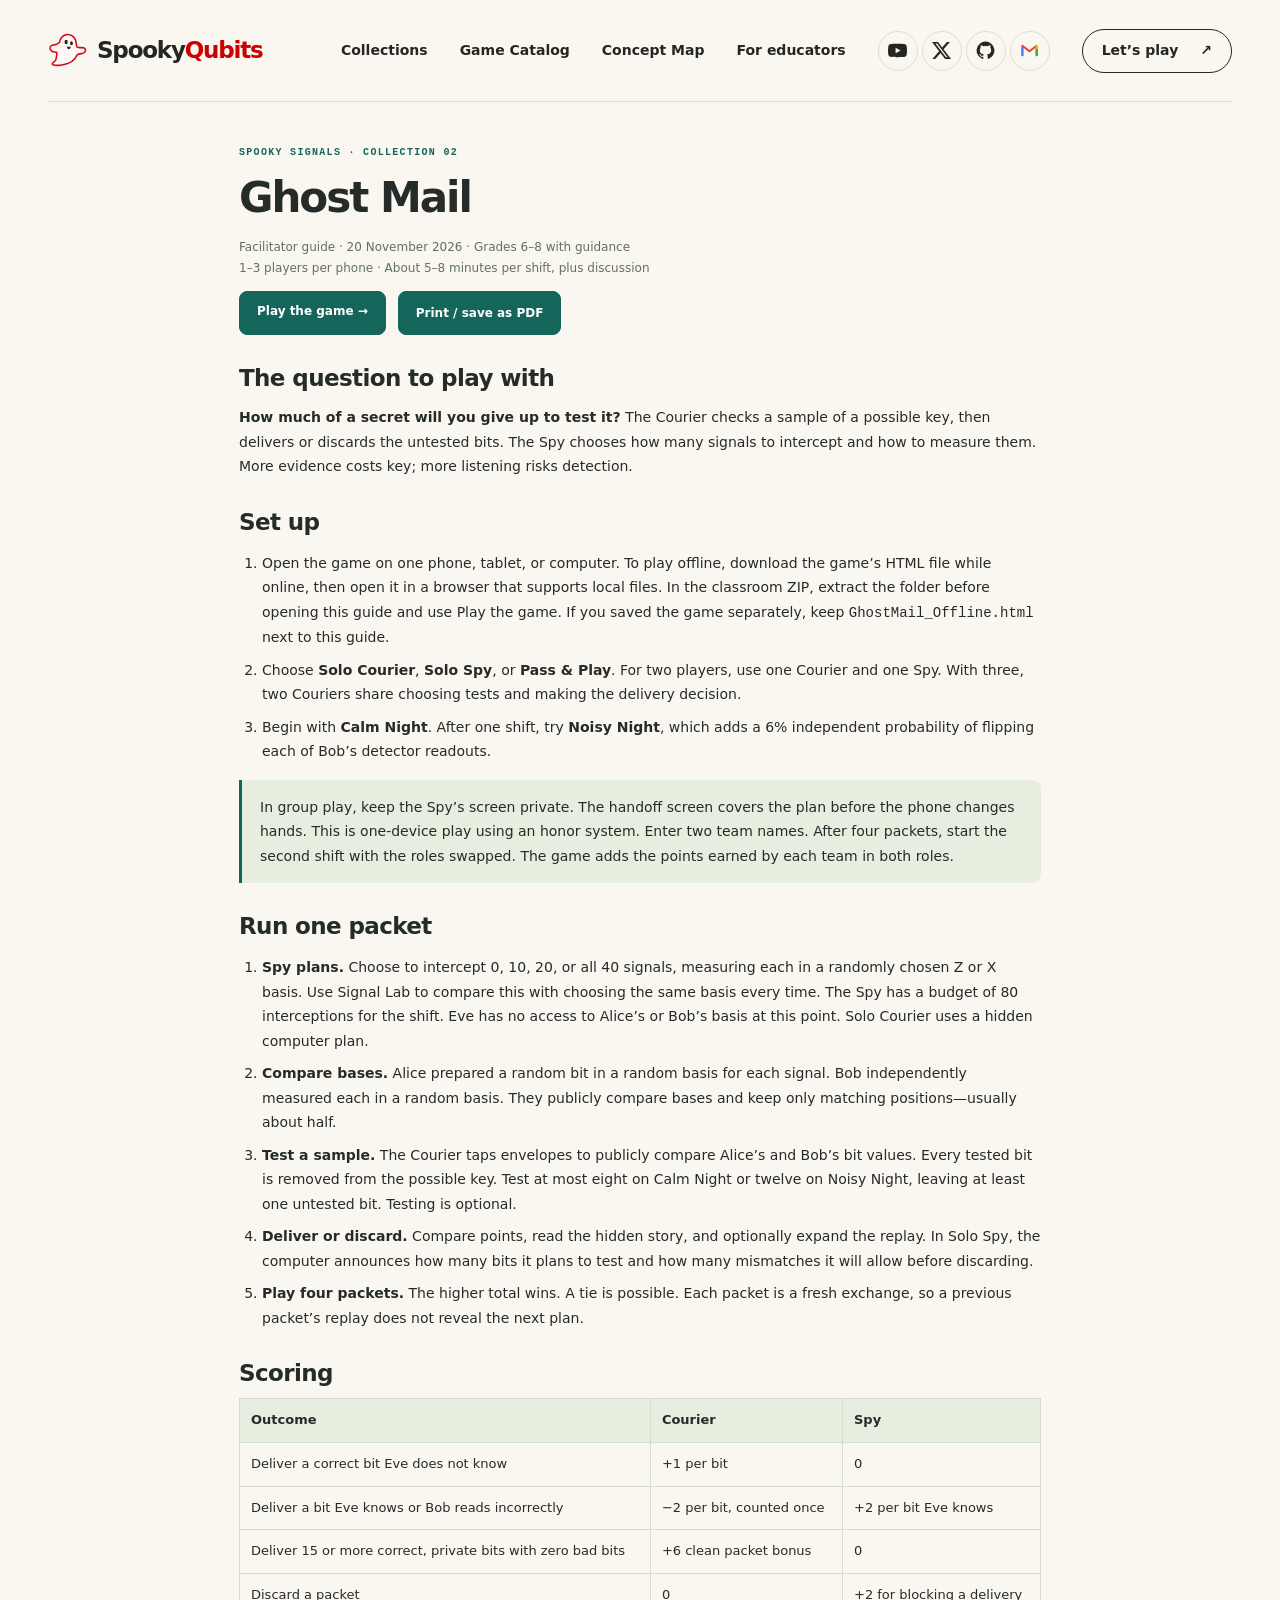
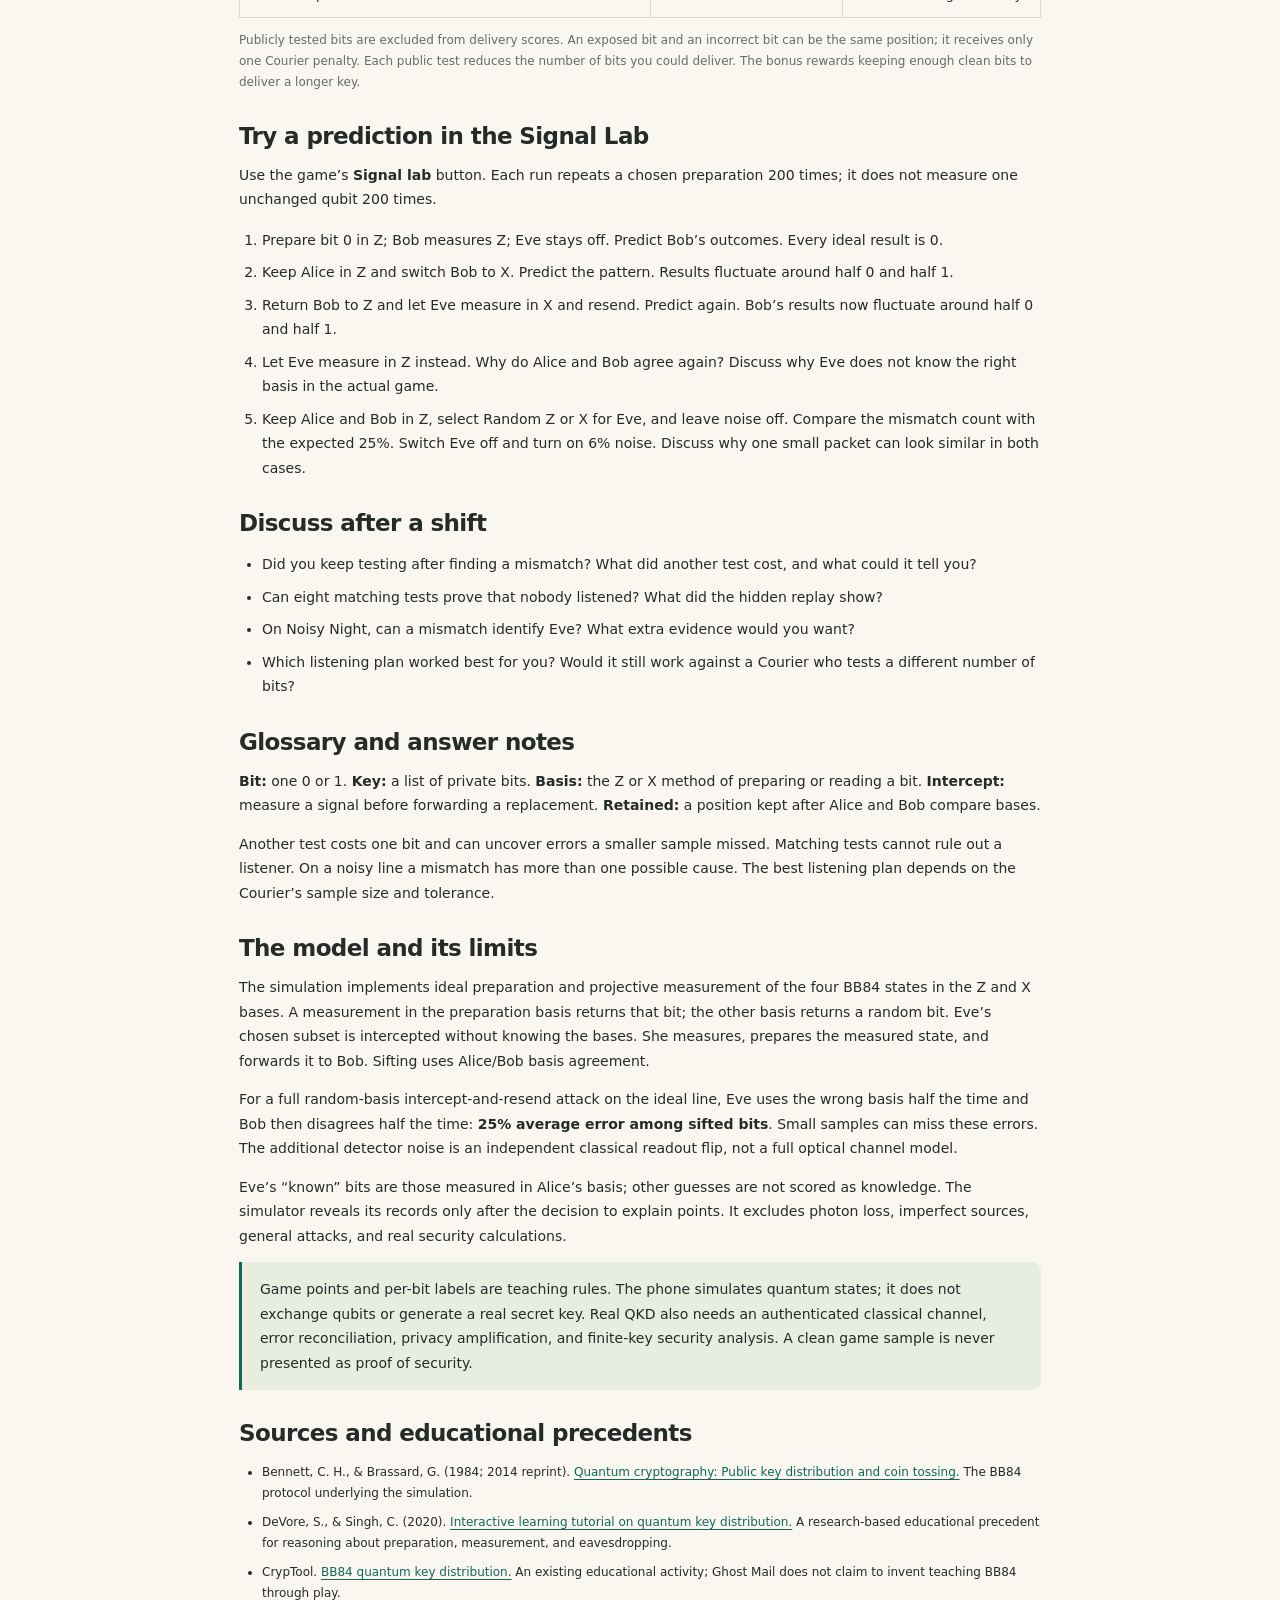
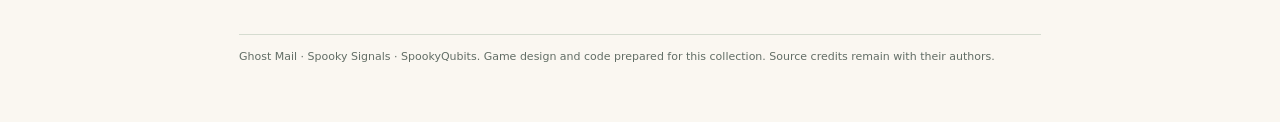
<file: games/ghost-mail/guide.html>
<!doctype html>
<html lang="en">
<head><meta charset="utf-8"><meta name="viewport" content="width=device-width,initial-scale=1"><title>Ghost Mail · Facilitator guide</title>
<style>:root{font-family:system-ui,-apple-system,sans-serif;background:#f8f5ed;color:#252b28}*{box-sizing:border-box}.sq-document{max-width:850px;margin:auto;padding:35px 24px 60px}a{color:#14665b;text-underline-offset:3px}h1{font-size:42px;letter-spacing:-2px;margin:15px 0}h2{font-size:23px;letter-spacing:-.6px;margin:30px 0 12px}h3{font-size:17px;margin-top:24px}p,li{font-size:14px;line-height:1.75}li{margin-bottom:8px}ul,ol{padding-left:23px}.eyebrow{font:700 10px ui-monospace,monospace;letter-spacing:1.3px;color:#14665b}.meta{font-size:12px;color:#626e66}.note{background:#e7eee0;border-left:3px solid #14665b;padding:15px 18px;border-radius:0 9px 9px 0}table{width:100%;border-collapse:collapse;font-size:13px;line-height:1.6}th,td{text-align:left;padding:11px;border:1px solid #d5dcd0}th{background:#e7eee0}.actions{display:flex;gap:12px;align-items:center;flex-wrap:wrap}button,.play{background:#14665b;border:1px solid #14665b;border-radius:8px;color:white;padding:12px 17px;font:650 12px system-ui;cursor:pointer;min-height:44px;text-decoration:none}button:focus-visible,a:focus-visible{outline:3px solid #2375bf;outline-offset:4px}.sources li{font-size:12px}footer{border-top:1px solid #d5dcd0;margin-top:30px;padding-top:15px;font-size:11px;color:#626e66}@media print{:root{background:white}.sq-document{padding:0;max-width:none}.actions{display:none}h2,h3{break-after:avoid}tr,.note{break-inside:avoid}a{color:inherit}.sources a{overflow-wrap:anywhere}@page{margin:17mm}}[hidden]{display:none!important}</style><style>
.sq-site-header {
  box-sizing: border-box;
  display: flex;
  align-items: center;
  justify-content: space-between;
  width: min(1220px, calc(100% - 96px));
  max-width: none;
  min-height: 102px;
  margin: 0 auto;
  padding: 0;
  border-bottom: 1px solid #dfded6;
  color: #242622;
  font: 650 14px/1.25 "Avenir Next", Avenir, "Segoe UI", system-ui, sans-serif;
}
.sq-site-header nav {
  display: flex;
  align-items: center;
  gap: 32px;
  margin: 0;
}
.sq-site-header a {
  box-sizing: border-box;
  display: inline-flex;
  align-items: center;
  min-height: 44px;
  padding: 0;
  color: inherit;
  text-decoration: none;
  white-space: nowrap;
}
.sq-site-header a:hover { color: #cc0000; }
.sq-site-header a:focus-visible { outline: 3px solid #1363c4; outline-offset: 5px; }
.sq-site-header .sq-brand { gap: 9px; font-size: 23px; font-weight: 850; letter-spacing: -1.2px; }
.sq-site-header .sq-brand svg { display: block; width: 40px; height: 40px; }
.sq-site-header .sq-brand-red { color: #cc0000; }
.sq-site-header .sq-social-links { display: inline-flex; align-items: center; gap: 4px; }
.sq-site-header .sq-social-links a {
  justify-content: center;
  width: 40px;
  min-height: 40px;
  border: 1px solid #dfded6;
  border-radius: 50%;
}
.sq-site-header .sq-social-links a:hover { border-color: #cc0000; background: #fffefa; }
.sq-site-header .sq-social-links svg { display: block; width: 19px; height: 19px; fill: currentColor; }
.sq-site-header .sq-nav-cta {
  gap: 22px;
  padding: 10px 19px;
  border: 1px solid #242622;
  border-radius: 999px;
}
.sq-site-header .sq-nav-cta:hover { background: #242622; color: white; }
@media (max-width: 1120px) {
  .sq-site-header { flex-wrap: wrap; gap: 8px; padding-block: 12px; }
  .sq-site-header nav { flex-wrap: wrap; justify-content: flex-end; gap: 0 14px; margin-left: auto; }
}
@media (max-width: 800px) {
  .sq-site-header { width: calc(100% - 40px); min-height: 78px; }
  .sq-site-header .sq-brand { font-size: 20px; }
}
@media (max-width: 560px) {
  .sq-site-header { width: calc(100% - 36px); min-height: 73px; }
  .sq-site-header nav { justify-content: flex-start; gap: 0 10px; margin-left: 0; font-size: 12px; }
  .sq-site-header .sq-brand { gap: 6px; font-size: 19px; }
  .sq-site-header .sq-brand svg { width: 33px; height: 33px; }
  .sq-site-header .sq-social-links { gap: 2px; }
  .sq-site-header .sq-social-links a { width: 36px; min-height: 36px; }
  .sq-site-header .sq-social-links svg { width: 17px; height: 17px; }
  .sq-site-header .sq-nav-cta { padding: 8px 10px; gap: 6px; }
}
.sq-document-page { margin: 0; background: #faf7f1; }
@media print {
  .sq-site-header { display: none !important; }
  .sq-document-page { background: white; }
}
</style>
</head>
<body class="sq-document-page"><header class="sq-site-header">
    <a class="sq-brand" href="https://spookyqubits.com/" aria-label="SpookyQubits home"><svg aria-hidden="true" xmlns="http://www.w3.org/2000/svg" viewBox="0 0 64 64"><path d="M18.5 18C19.5 10.5 25 5.5 31.5 5.5C39 5.5 44.5 11.5 45 19C45.2 22.5 45.5 25 47 26C50 27.5 55.5 25.5 58.5 27.5C62 30 59.5 35.5 55 36C51.5 36.5 48.5 36.5 46.5 38.5C43.5 45.5 36 51.5 26 53.5C19 55 12 55.5 8 54C5.5 53 7.5 50.5 10.5 48.5C12.5 47 13 45.5 13 44C14 40.5 14.3 37 14 34C11 34.2 6.5 33.5 4.2 30.5C2 27.5 3.5 23 8 22.5C12 22 16 21 18.5 18Z" fill="#fff8f4" stroke="#d3061c" stroke-width="2.5" stroke-linejoin="round"/><ellipse cx="29" cy="17.5" rx="2.6" ry="3.6" fill="#242622"/><ellipse cx="37.5" cy="19.5" rx="2.3" ry="3.3" fill="#242622"/><path d="M30.2 24.6Q33.4 25.8 36.6 24.9Q36 29.2 33 29Q30.6 28.6 30.2 24.6Z" fill="#242622"/></svg><span>Spooky<span class="sq-brand-red">Qubits</span></span></a>
    <nav aria-label="Main navigation">
      <a href="https://spookyqubits.com/#collections">Collections</a>
      <a href="https://spookyqubits.com/game-catalog.html">Game Catalog</a>
      <a href="https://spookyqubits.com/concepts.html">Concept Map</a>
      <a href="https://spookyqubits.com/educators.html">For educators</a>
      <span class="sq-social-links" aria-label="Connect"><a href="https://www.youtube.com/@SpookyQubits" aria-label="YouTube" target="_blank" rel="noopener noreferrer"><svg viewBox="0 0 24 24" aria-hidden="true"><path d="M23.5 6.2a3 3 0 0 0-2.1-2.1C19.5 3.6 12 3.6 12 3.6s-7.5 0-9.4.5A3 3 0 0 0 .5 6.2 31.3 31.3 0 0 0 0 12c0 1.9.2 3.9.5 5.8a3 3 0 0 0 2.1 2.1c1.9.5 9.4.5 9.4.5s7.5 0 9.4-.5a3 3 0 0 0 2.1-2.1c.3-1.9.5-3.9.5-5.8s-.2-3.9-.5-5.8ZM9.6 15.6V8.4l6.2 3.6-6.2 3.6Z"/></svg></a><a href="https://x.com/SpookyQubits" aria-label="X" target="_blank" rel="noopener noreferrer"><svg viewBox="0 0 24 24" aria-hidden="true"><path d="M18.9 1.2h3.7l-8 9.2L24 22.8h-7.4l-5.8-7.6-6.7 7.6H.4l8.6-9.9L0 1.2h7.6l5.2 6.9 6.1-6.9Zm-1.3 19.4h2L6.5 3.2H4.3l13.3 17.4Z"/></svg></a><a href="https://github.com/spookyqubits" aria-label="GitHub" title="GitHub" target="_blank" rel="noopener noreferrer"><svg viewBox="0 0 24 24" aria-hidden="true"><path d="M12 .75a11.25 11.25 0 0 0-3.56 21.92c.56.1.77-.24.77-.54v-2.1c-3.13.68-3.79-1.33-3.79-1.33-.51-1.3-1.25-1.64-1.25-1.64-1.02-.7.08-.69.08-.69 1.13.08 1.73 1.16 1.73 1.16 1 1.72 2.63 1.22 3.27.93.1-.72.39-1.22.7-1.5-2.5-.28-5.13-1.25-5.13-5.56 0-1.23.44-2.24 1.16-3.03-.12-.28-.5-1.43.11-2.98 0 0 .95-.3 3.1 1.16a10.8 10.8 0 0 1 5.64 0c2.15-1.46 3.09-1.16 3.09-1.16.62 1.55.23 2.7.11 2.98.72.79 1.16 1.8 1.16 3.03 0 4.32-2.64 5.27-5.15 5.55.4.35.76 1.03.76 2.08v3.1c0 .3.21.65.78.54A11.25 11.25 0 0 0 12 .75Z"/></svg></a><a href="mailto:spookyqubits@gmail.com" aria-label="Contact us by email" title="Contact us"><svg viewBox="0 0 24 24" aria-hidden="true"><path d="M3 18V6l9 7 9-7v12" fill="none" stroke="#ea4335" stroke-width="2.5" stroke-linecap="round" stroke-linejoin="round"/><path d="M3 9v9" fill="none" stroke="#4285f4" stroke-width="2.5" stroke-linecap="round"/><path d="M21 9v9" fill="none" stroke="#34a853" stroke-width="2.5" stroke-linecap="round"/><path d="M21 6v3" fill="none" stroke="#fbbc04" stroke-width="2.5" stroke-linecap="round"/></svg></a></span>
      <a class="sq-nav-cta" href="https://spookyqubits.com/#collections">Let’s play <span aria-hidden="true">↗</span></a>
    </nav>
  </header><div class="sq-document">
<p class="eyebrow">SPOOKY SIGNALS · COLLECTION 02</p><h1>Ghost Mail</h1><p class="meta">Facilitator guide · 20 November 2026 · Grades 6–8 with guidance<br>1–3 players per phone · About 5–8 minutes per shift, plus discussion</p>
<div class="actions"><a class="play" href="index.html">Play the game →</a><a class="play" id="named-offline" data-target="GhostMail_Offline.html" hidden>Open separately saved game</a><button id="print-guide">Print / save as PDF</button></div>
<h2>The question to play with</h2><p><b>How much of a secret will you give up to test it?</b> The Courier checks a sample of a possible key, then delivers or discards the untested bits. The Spy chooses how many signals to intercept and how to measure them. More evidence costs key; more listening risks detection.</p>
<h2>Set up</h2><ol><li>Open the game on one phone, tablet, or computer. To play offline, download the game’s HTML file while online, then open it in a browser that supports local files. In the classroom ZIP, extract the folder before opening this guide and use Play the game. If you saved the game separately, keep <code>GhostMail_Offline.html</code> next to this guide.</li><li>Choose <b>Solo Courier</b>, <b>Solo Spy</b>, or <b>Pass &amp; Play</b>. For two players, use one Courier and one Spy. With three, two Couriers share choosing tests and making the delivery decision.</li><li>Begin with <b>Calm Night</b>. After one shift, try <b>Noisy Night</b>, which adds a 6% independent probability of flipping each of Bob’s detector readouts.</li></ol><p class="note">In group play, keep the Spy’s screen private. The handoff screen covers the plan before the phone changes hands. This is one-device play using an honor system. Enter two team names. After four packets, start the second shift with the roles swapped. The game adds the points earned by each team in both roles.</p>
<h2>Run one packet</h2><ol><li><b>Spy plans.</b> Choose to intercept 0, 10, 20, or all 40 signals, measuring each in a randomly chosen Z or X basis. Use Signal Lab to compare this with choosing the same basis every time. The Spy has a budget of 80 interceptions for the shift. Eve has no access to Alice’s or Bob’s basis at this point. Solo Courier uses a hidden computer plan.</li><li><b>Compare bases.</b> Alice prepared a random bit in a random basis for each signal. Bob independently measured each in a random basis. They publicly compare bases and keep only matching positions—usually about half.</li><li><b>Test a sample.</b> The Courier taps envelopes to publicly compare Alice’s and Bob’s bit values. Every tested bit is removed from the possible key. Test at most eight on Calm Night or twelve on Noisy Night, leaving at least one untested bit. Testing is optional.</li><li><b>Deliver or discard.</b> Compare points, read the hidden story, and optionally expand the replay. In Solo Spy, the computer announces how many bits it plans to test and how many mismatches it will allow before discarding.</li><li><b>Play four packets.</b> The higher total wins. A tie is possible. Each packet is a fresh exchange, so a previous packet’s replay does not reveal the next plan.</li></ol>
<h2>Scoring</h2><table><thead><tr><th>Outcome</th><th>Courier</th><th>Spy</th></tr></thead><tbody><tr><td>Deliver a correct bit Eve does not know</td><td>+1 per bit</td><td>0</td></tr><tr><td>Deliver a bit Eve knows or Bob reads incorrectly</td><td>−2 per bit, counted once</td><td>+2 per bit Eve knows</td></tr><tr><td>Deliver 15 or more correct, private bits with zero bad bits</td><td>+6 clean packet bonus</td><td>0</td></tr><tr><td>Discard a packet</td><td>0</td><td>+2 for blocking a delivery</td></tr></tbody></table><p class="meta">Publicly tested bits are excluded from delivery scores. An exposed bit and an incorrect bit can be the same position; it receives only one Courier penalty. Each public test reduces the number of bits you could deliver. The bonus rewards keeping enough clean bits to deliver a longer key.</p>
<h2>Try a prediction in the Signal Lab</h2><p>Use the game’s <b>Signal lab</b> button. Each run repeats a chosen preparation 200 times; it does not measure one unchanged qubit 200 times.</p><ol><li>Prepare bit 0 in Z; Bob measures Z; Eve stays off. Predict Bob’s outcomes. Every ideal result is 0.</li><li>Keep Alice in Z and switch Bob to X. Predict the pattern. Results fluctuate around half 0 and half 1.</li><li>Return Bob to Z and let Eve measure in X and resend. Predict again. Bob’s results now fluctuate around half 0 and half 1.</li><li>Let Eve measure in Z instead. Why do Alice and Bob agree again? Discuss why Eve does not know the right basis in the actual game.</li><li>Keep Alice and Bob in Z, select Random Z or X for Eve, and leave noise off. Compare the mismatch count with the expected 25%. Switch Eve off and turn on 6% noise. Discuss why one small packet can look similar in both cases.</li></ol>
<h2>Discuss after a shift</h2><ul><li>Did you keep testing after finding a mismatch? What did another test cost, and what could it tell you?</li><li>Can eight matching tests prove that nobody listened? What did the hidden replay show?</li><li>On Noisy Night, can a mismatch identify Eve? What extra evidence would you want?</li><li>Which listening plan worked best for you? Would it still work against a Courier who tests a different number of bits?</li></ul>
<h2>Glossary and answer notes</h2><p><b>Bit:</b> one 0 or 1. <b>Key:</b> a list of private bits. <b>Basis:</b> the Z or X method of preparing or reading a bit. <b>Intercept:</b> measure a signal before forwarding a replacement. <b>Retained:</b> a position kept after Alice and Bob compare bases.</p><p>Another test costs one bit and can uncover errors a smaller sample missed. Matching tests cannot rule out a listener. On a noisy line a mismatch has more than one possible cause. The best listening plan depends on the Courier’s sample size and tolerance.</p><h2 id="science">The model and its limits</h2><p>The simulation implements ideal preparation and projective measurement of the four BB84 states in the Z and X bases. A measurement in the preparation basis returns that bit; the other basis returns a random bit. Eve’s chosen subset is intercepted without knowing the bases. She measures, prepares the measured state, and forwards it to Bob. Sifting uses Alice/Bob basis agreement.</p><p>For a full random-basis intercept-and-resend attack on the ideal line, Eve uses the wrong basis half the time and Bob then disagrees half the time: <b>25% average error among sifted bits</b>. Small samples can miss these errors. The additional detector noise is an independent classical readout flip, not a full optical channel model.</p><p>Eve’s “known” bits are those measured in Alice’s basis; other guesses are not scored as knowledge. The simulator reveals its records only after the decision to explain points. It excludes photon loss, imperfect sources, general attacks, and real security calculations.</p><p class="note">Game points and per-bit labels are teaching rules. The phone simulates quantum states; it does not exchange qubits or generate a real secret key. Real QKD also needs an authenticated classical channel, error reconciliation, privacy amplification, and finite-key security analysis. A clean game sample is never presented as proof of security.</p>
<h2>Sources and educational precedents</h2><ul class="sources"><li>Bennett, C. H., &amp; Brassard, G. (1984; 2014 reprint). <a href="https://arxiv.org/abs/2003.06557">Quantum cryptography: Public key distribution and coin tossing.</a> The BB84 protocol underlying the simulation.</li><li>DeVore, S., &amp; Singh, C. (2020). <a href="https://doi.org/10.1103/PhysRevPhysEducRes.16.010126">Interactive learning tutorial on quantum key distribution.</a> A research-based educational precedent for reasoning about preparation, measurement, and eavesdropping.</li><li>CrypTool. <a href="https://www.cryptool.org/en/posts/bb84-quantum-key-distribution/">BB84 quantum key distribution.</a> An existing educational activity; Ghost Mail does not claim to invent teaching BB84 through play.</li></ul>
<footer>Ghost Mail · Spooky Signals · SpookyQubits. Game design and code prepared for this collection. Source credits remain with their authors.</footer>
<script>if(location.protocol==='file:'){const offline=document.querySelector('#named-offline');offline.href=offline.dataset.target;offline.hidden=false;}document.querySelector('#print-guide').addEventListener('click',()=>window.print());</script>
</div></body></html>
</file>
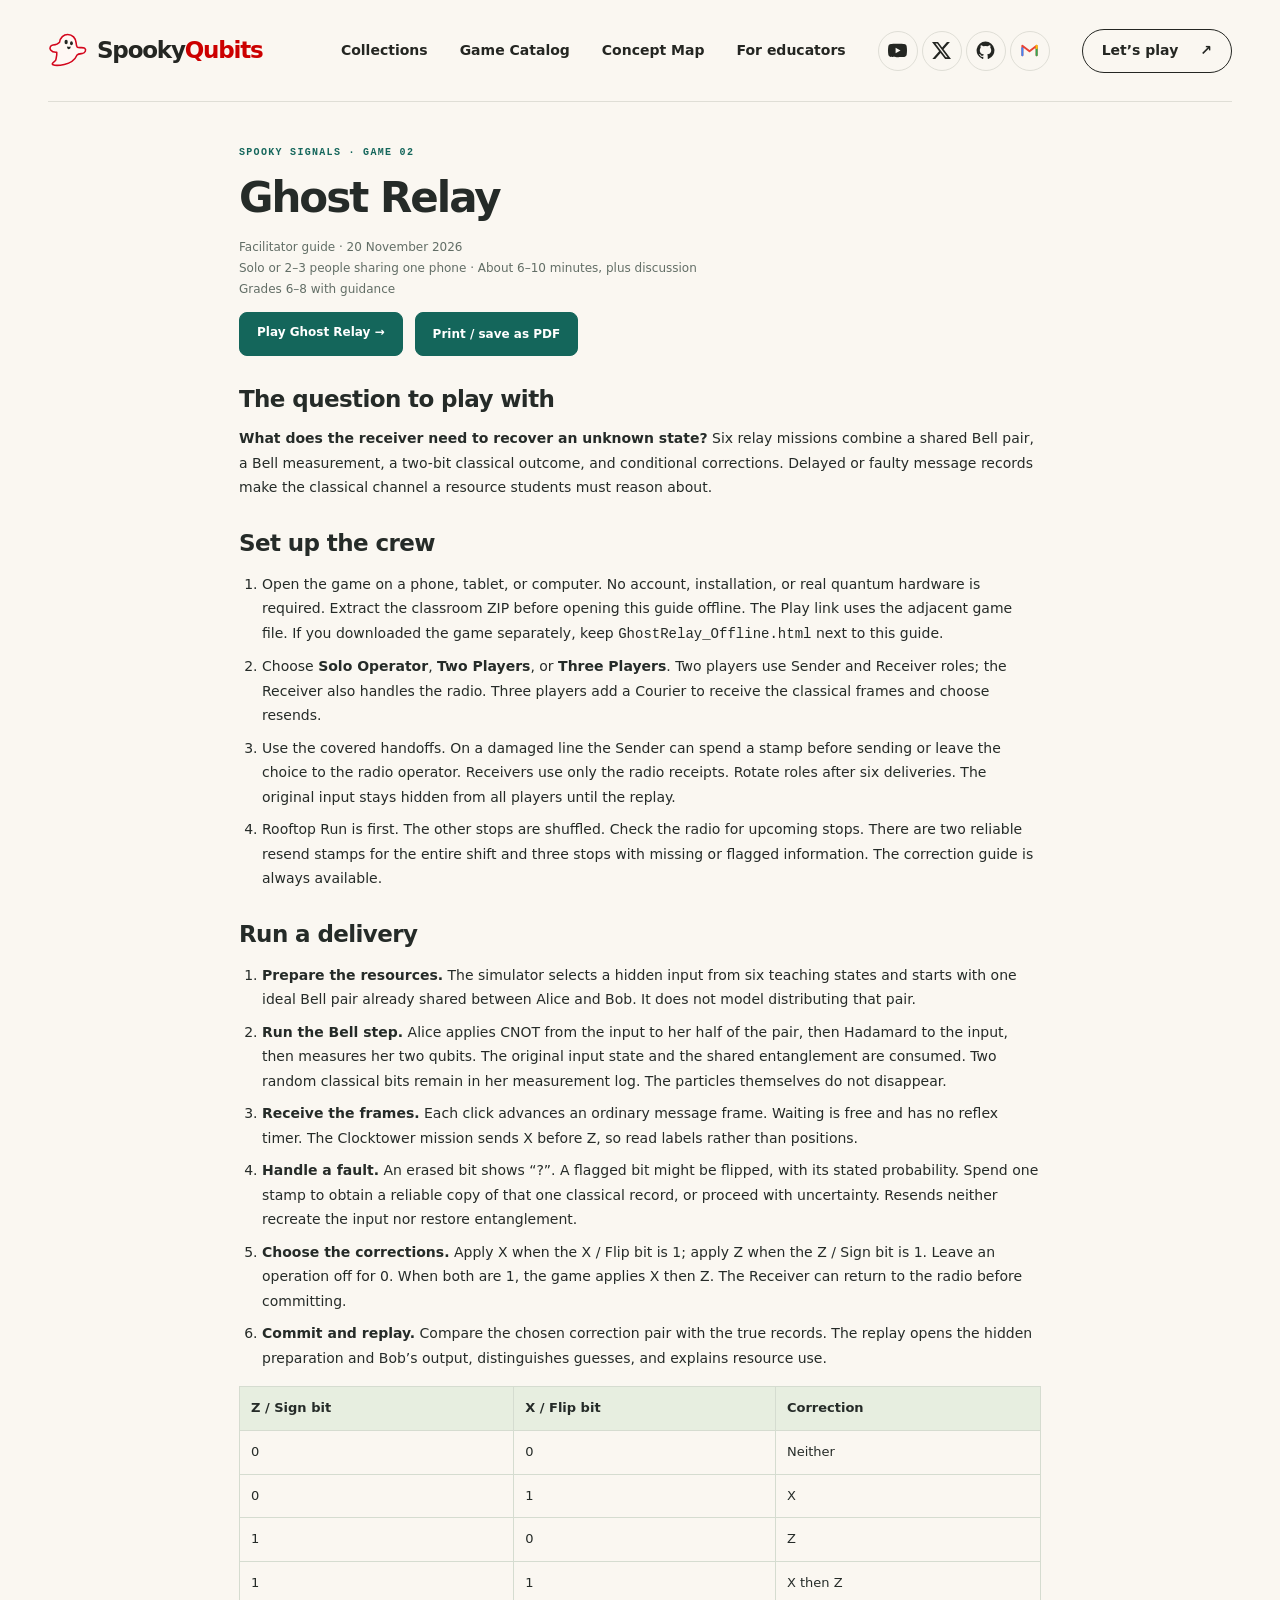
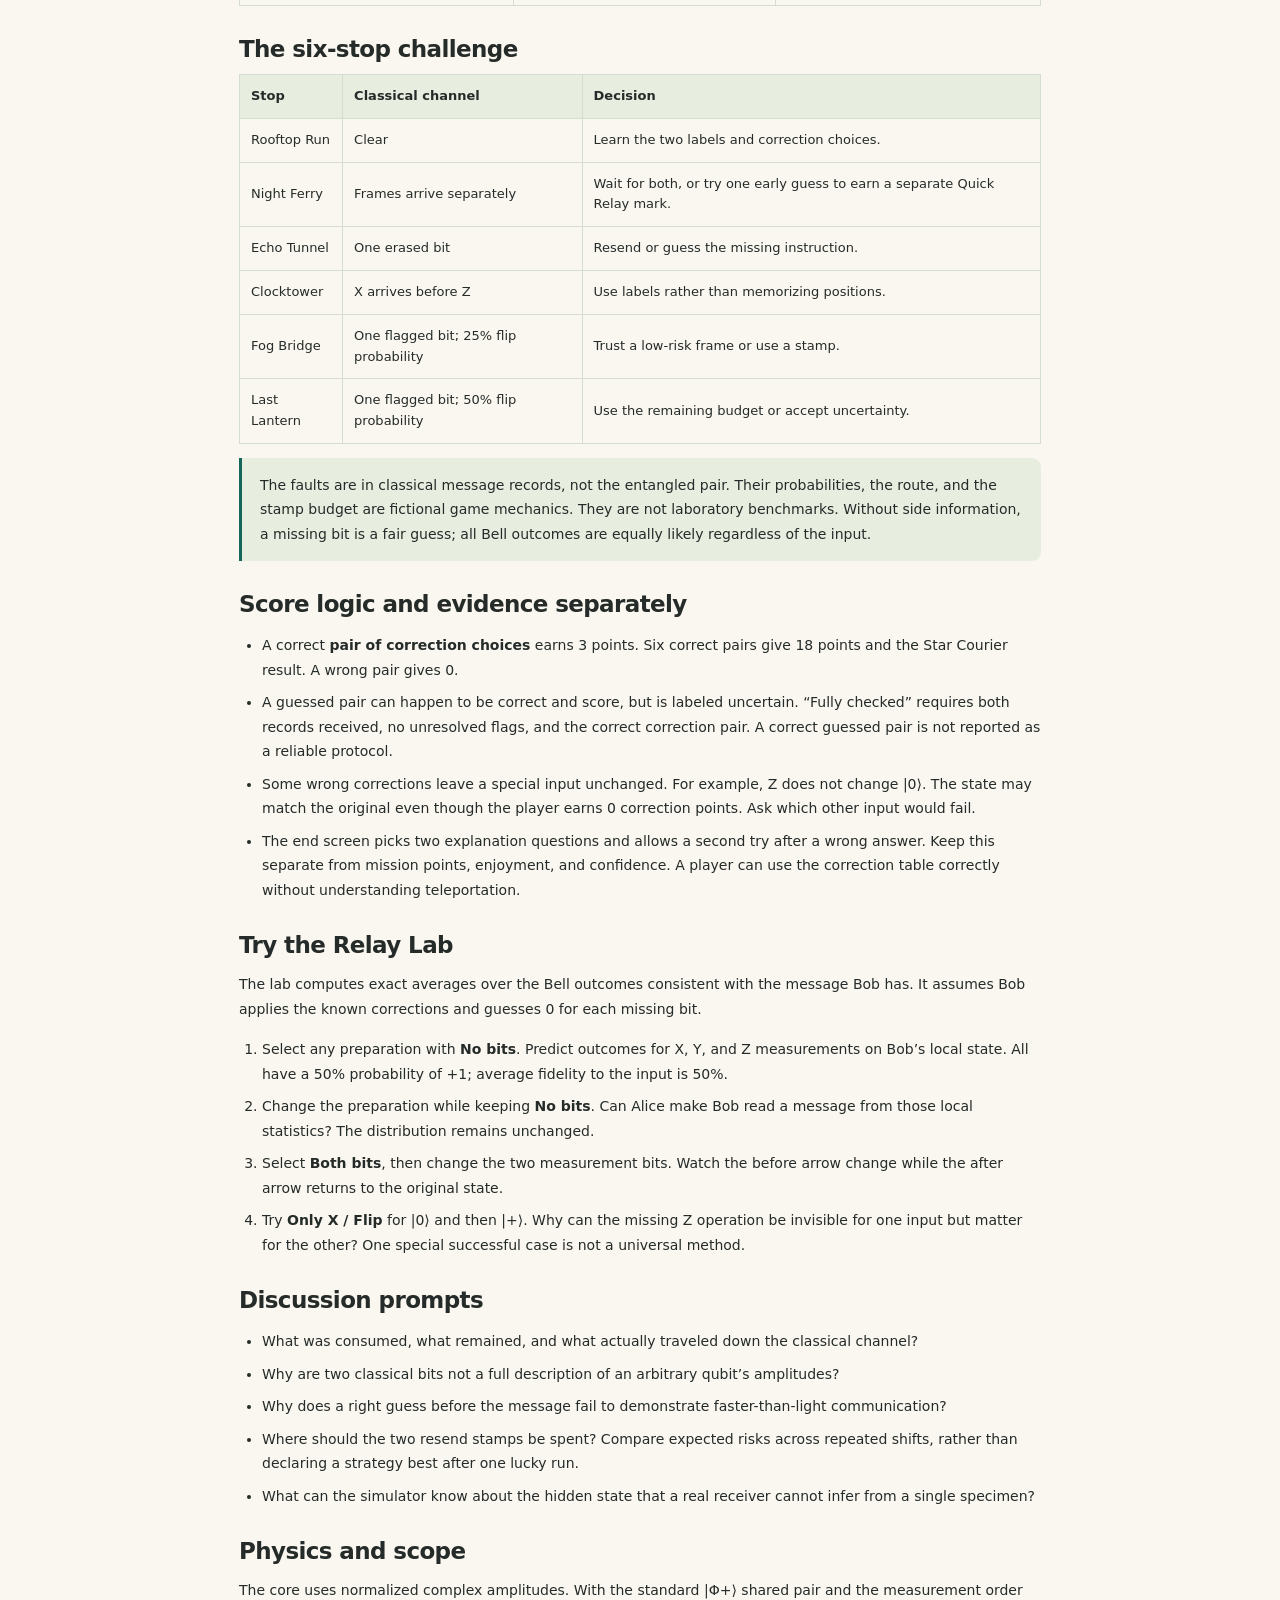
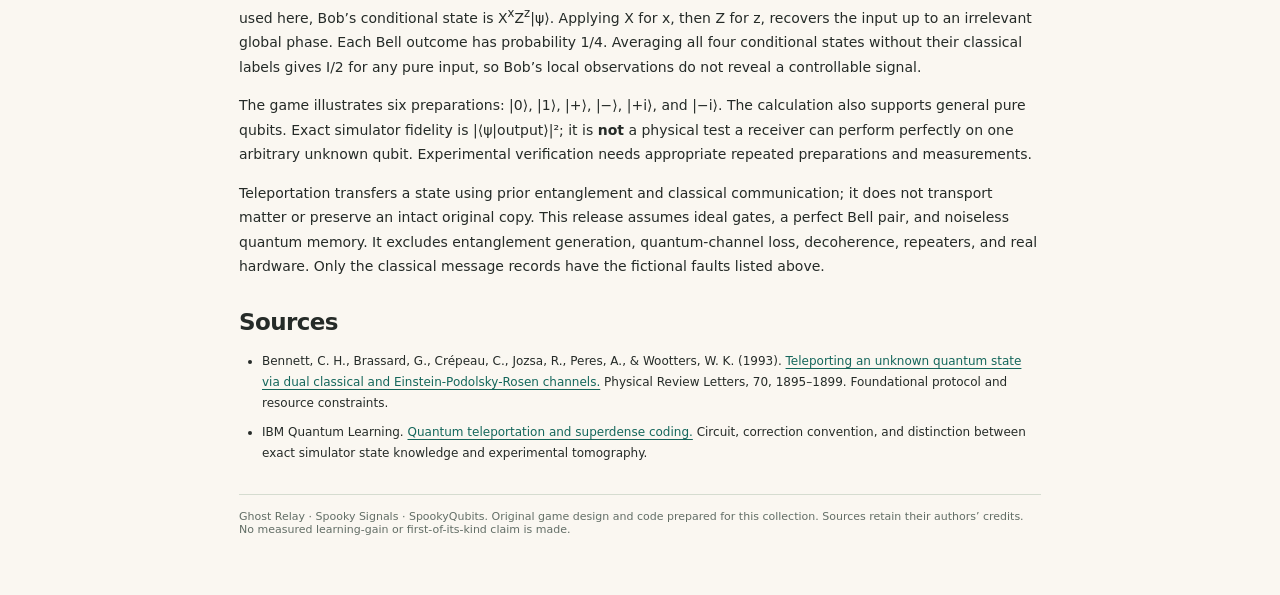
<file: games/ghost-relay/guide.html>
<!doctype html>
<html lang="en">
<head><meta charset="utf-8"><meta name="viewport" content="width=device-width,initial-scale=1"><title>Ghost Relay · Facilitator guide</title>
<style>:root{font-family:system-ui,-apple-system,sans-serif;background:#f8f5ed;color:#252b28}*{box-sizing:border-box}.sq-document{max-width:850px;margin:auto;padding:35px 24px 60px}a{color:#14665b;text-underline-offset:3px}h1{font-size:42px;letter-spacing:-2px;margin:15px 0}h2{font-size:23px;letter-spacing:-.6px;margin:30px 0 12px}h3{font-size:17px;margin-top:24px}p,li{font-size:14px;line-height:1.75}li{margin-bottom:8px}ul,ol{padding-left:23px}.eyebrow{font:700 10px ui-monospace,monospace;letter-spacing:1.3px;color:#14665b}.meta{font-size:12px;color:#626e66}.note{background:#e7eee0;border-left:3px solid #14665b;padding:15px 18px;border-radius:0 9px 9px 0}table{width:100%;border-collapse:collapse;font-size:13px;line-height:1.6}th,td{text-align:left;padding:11px;border:1px solid #d5dcd0}th{background:#e7eee0}.actions{display:flex;gap:12px;align-items:center;flex-wrap:wrap}button,.play{background:#14665b;border:1px solid #14665b;border-radius:8px;color:white;padding:12px 17px;font:650 12px system-ui;cursor:pointer;min-height:44px;text-decoration:none}button:focus-visible,a:focus-visible{outline:3px solid #2375bf;outline-offset:4px}.sources li{font-size:12px}footer{border-top:1px solid #d5dcd0;margin-top:30px;padding-top:15px;font-size:11px;color:#626e66}@media print{:root{background:white}.sq-document{padding:0;max-width:none}.actions{display:none}h2,h3{break-after:avoid}tr,.note{break-inside:avoid}a{color:inherit}.sources a{overflow-wrap:anywhere}@page{margin:17mm}}[hidden]{display:none!important}</style><style>
.sq-site-header {
  box-sizing: border-box;
  display: flex;
  align-items: center;
  justify-content: space-between;
  width: min(1220px, calc(100% - 96px));
  max-width: none;
  min-height: 102px;
  margin: 0 auto;
  padding: 0;
  border-bottom: 1px solid #dfded6;
  color: #242622;
  font: 650 14px/1.25 "Avenir Next", Avenir, "Segoe UI", system-ui, sans-serif;
}
.sq-site-header nav {
  display: flex;
  align-items: center;
  gap: 32px;
  margin: 0;
}
.sq-site-header a {
  box-sizing: border-box;
  display: inline-flex;
  align-items: center;
  min-height: 44px;
  padding: 0;
  color: inherit;
  text-decoration: none;
  white-space: nowrap;
}
.sq-site-header a:hover { color: #cc0000; }
.sq-site-header a:focus-visible { outline: 3px solid #1363c4; outline-offset: 5px; }
.sq-site-header .sq-brand { gap: 9px; font-size: 23px; font-weight: 850; letter-spacing: -1.2px; }
.sq-site-header .sq-brand svg { display: block; width: 40px; height: 40px; }
.sq-site-header .sq-brand-red { color: #cc0000; }
.sq-site-header .sq-social-links { display: inline-flex; align-items: center; gap: 4px; }
.sq-site-header .sq-social-links a {
  justify-content: center;
  width: 40px;
  min-height: 40px;
  border: 1px solid #dfded6;
  border-radius: 50%;
}
.sq-site-header .sq-social-links a:hover { border-color: #cc0000; background: #fffefa; }
.sq-site-header .sq-social-links svg { display: block; width: 19px; height: 19px; fill: currentColor; }
.sq-site-header .sq-nav-cta {
  gap: 22px;
  padding: 10px 19px;
  border: 1px solid #242622;
  border-radius: 999px;
}
.sq-site-header .sq-nav-cta:hover { background: #242622; color: white; }
@media (max-width: 1120px) {
  .sq-site-header { flex-wrap: wrap; gap: 8px; padding-block: 12px; }
  .sq-site-header nav { flex-wrap: wrap; justify-content: flex-end; gap: 0 14px; margin-left: auto; }
}
@media (max-width: 800px) {
  .sq-site-header { width: calc(100% - 40px); min-height: 78px; }
  .sq-site-header .sq-brand { font-size: 20px; }
}
@media (max-width: 560px) {
  .sq-site-header { width: calc(100% - 36px); min-height: 73px; }
  .sq-site-header nav { justify-content: flex-start; gap: 0 10px; margin-left: 0; font-size: 12px; }
  .sq-site-header .sq-brand { gap: 6px; font-size: 19px; }
  .sq-site-header .sq-brand svg { width: 33px; height: 33px; }
  .sq-site-header .sq-social-links { gap: 2px; }
  .sq-site-header .sq-social-links a { width: 36px; min-height: 36px; }
  .sq-site-header .sq-social-links svg { width: 17px; height: 17px; }
  .sq-site-header .sq-nav-cta { padding: 8px 10px; gap: 6px; }
}
.sq-document-page { margin: 0; background: #faf7f1; }
@media print {
  .sq-site-header { display: none !important; }
  .sq-document-page { background: white; }
}
</style>
</head>
<body class="sq-document-page"><header class="sq-site-header">
    <a class="sq-brand" href="https://spookyqubits.com/" aria-label="SpookyQubits home"><svg aria-hidden="true" xmlns="http://www.w3.org/2000/svg" viewBox="0 0 64 64"><path d="M18.5 18C19.5 10.5 25 5.5 31.5 5.5C39 5.5 44.5 11.5 45 19C45.2 22.5 45.5 25 47 26C50 27.5 55.5 25.5 58.5 27.5C62 30 59.5 35.5 55 36C51.5 36.5 48.5 36.5 46.5 38.5C43.5 45.5 36 51.5 26 53.5C19 55 12 55.5 8 54C5.5 53 7.5 50.5 10.5 48.5C12.5 47 13 45.5 13 44C14 40.5 14.3 37 14 34C11 34.2 6.5 33.5 4.2 30.5C2 27.5 3.5 23 8 22.5C12 22 16 21 18.5 18Z" fill="#fff8f4" stroke="#d3061c" stroke-width="2.5" stroke-linejoin="round"/><ellipse cx="29" cy="17.5" rx="2.6" ry="3.6" fill="#242622"/><ellipse cx="37.5" cy="19.5" rx="2.3" ry="3.3" fill="#242622"/><path d="M30.2 24.6Q33.4 25.8 36.6 24.9Q36 29.2 33 29Q30.6 28.6 30.2 24.6Z" fill="#242622"/></svg><span>Spooky<span class="sq-brand-red">Qubits</span></span></a>
    <nav aria-label="Main navigation">
      <a href="https://spookyqubits.com/#collections">Collections</a>
      <a href="https://spookyqubits.com/game-catalog.html">Game Catalog</a>
      <a href="https://spookyqubits.com/concepts.html">Concept Map</a>
      <a href="https://spookyqubits.com/educators.html">For educators</a>
      <span class="sq-social-links" aria-label="Connect"><a href="https://www.youtube.com/@SpookyQubits" aria-label="YouTube" target="_blank" rel="noopener noreferrer"><svg viewBox="0 0 24 24" aria-hidden="true"><path d="M23.5 6.2a3 3 0 0 0-2.1-2.1C19.5 3.6 12 3.6 12 3.6s-7.5 0-9.4.5A3 3 0 0 0 .5 6.2 31.3 31.3 0 0 0 0 12c0 1.9.2 3.9.5 5.8a3 3 0 0 0 2.1 2.1c1.9.5 9.4.5 9.4.5s7.5 0 9.4-.5a3 3 0 0 0 2.1-2.1c.3-1.9.5-3.9.5-5.8s-.2-3.9-.5-5.8ZM9.6 15.6V8.4l6.2 3.6-6.2 3.6Z"/></svg></a><a href="https://x.com/SpookyQubits" aria-label="X" target="_blank" rel="noopener noreferrer"><svg viewBox="0 0 24 24" aria-hidden="true"><path d="M18.9 1.2h3.7l-8 9.2L24 22.8h-7.4l-5.8-7.6-6.7 7.6H.4l8.6-9.9L0 1.2h7.6l5.2 6.9 6.1-6.9Zm-1.3 19.4h2L6.5 3.2H4.3l13.3 17.4Z"/></svg></a><a href="https://github.com/spookyqubits" aria-label="GitHub" title="GitHub" target="_blank" rel="noopener noreferrer"><svg viewBox="0 0 24 24" aria-hidden="true"><path d="M12 .75a11.25 11.25 0 0 0-3.56 21.92c.56.1.77-.24.77-.54v-2.1c-3.13.68-3.79-1.33-3.79-1.33-.51-1.3-1.25-1.64-1.25-1.64-1.02-.7.08-.69.08-.69 1.13.08 1.73 1.16 1.73 1.16 1 1.72 2.63 1.22 3.27.93.1-.72.39-1.22.7-1.5-2.5-.28-5.13-1.25-5.13-5.56 0-1.23.44-2.24 1.16-3.03-.12-.28-.5-1.43.11-2.98 0 0 .95-.3 3.1 1.16a10.8 10.8 0 0 1 5.64 0c2.15-1.46 3.09-1.16 3.09-1.16.62 1.55.23 2.7.11 2.98.72.79 1.16 1.8 1.16 3.03 0 4.32-2.64 5.27-5.15 5.55.4.35.76 1.03.76 2.08v3.1c0 .3.21.65.78.54A11.25 11.25 0 0 0 12 .75Z"/></svg></a><a href="mailto:spookyqubits@gmail.com" aria-label="Contact us by email" title="Contact us"><svg viewBox="0 0 24 24" aria-hidden="true"><path d="M3 18V6l9 7 9-7v12" fill="none" stroke="#ea4335" stroke-width="2.5" stroke-linecap="round" stroke-linejoin="round"/><path d="M3 9v9" fill="none" stroke="#4285f4" stroke-width="2.5" stroke-linecap="round"/><path d="M21 9v9" fill="none" stroke="#34a853" stroke-width="2.5" stroke-linecap="round"/><path d="M21 6v3" fill="none" stroke="#fbbc04" stroke-width="2.5" stroke-linecap="round"/></svg></a></span>
      <a class="sq-nav-cta" href="https://spookyqubits.com/#collections">Let’s play <span aria-hidden="true">↗</span></a>
    </nav>
  </header><div class="sq-document"><p class="eyebrow">SPOOKY SIGNALS · GAME 02</p><h1>Ghost Relay</h1><p class="meta">Facilitator guide · 20 November 2026<br>Solo or 2–3 people sharing one phone · About 6–10 minutes, plus discussion<br>Grades 6–8 with guidance</p><div class="actions"><a class="play" href="index.html">Play Ghost Relay →</a><a class="play" id="named-offline" data-target="GhostRelay_Offline.html" hidden>Open separately saved game</a><button id="print-guide">Print / save as PDF</button></div>
<h2>The question to play with</h2><p><b>What does the receiver need to recover an unknown state?</b> Six relay missions combine a shared Bell pair, a Bell measurement, a two-bit classical outcome, and conditional corrections. Delayed or faulty message records make the classical channel a resource students must reason about.</p>
<h2>Set up the crew</h2><ol><li>Open the game on a phone, tablet, or computer. No account, installation, or real quantum hardware is required. Extract the classroom ZIP before opening this guide offline. The Play link uses the adjacent game file. If you downloaded the game separately, keep <code>GhostRelay_Offline.html</code> next to this guide.</li><li>Choose <b>Solo Operator</b>, <b>Two Players</b>, or <b>Three Players</b>. Two players use Sender and Receiver roles; the Receiver also handles the radio. Three players add a Courier to receive the classical frames and choose resends.</li><li>Use the covered handoffs. On a damaged line the Sender can spend a stamp before sending or leave the choice to the radio operator. Receivers use only the radio receipts. Rotate roles after six deliveries. The original input stays hidden from all players until the replay.</li><li>Rooftop Run is first. The other stops are shuffled. Check the radio for upcoming stops. There are two reliable resend stamps for the entire shift and three stops with missing or flagged information. The correction guide is always available.</li></ol>
<h2>Run a delivery</h2><ol><li><b>Prepare the resources.</b> The simulator selects a hidden input from six teaching states and starts with one ideal Bell pair already shared between Alice and Bob. It does not model distributing that pair.</li><li><b>Run the Bell step.</b> Alice applies CNOT from the input to her half of the pair, then Hadamard to the input, then measures her two qubits. The original input state and the shared entanglement are consumed. Two random classical bits remain in her measurement log. The particles themselves do not disappear.</li><li><b>Receive the frames.</b> Each click advances an ordinary message frame. Waiting is free and has no reflex timer. The Clocktower mission sends X before Z, so read labels rather than positions.</li><li><b>Handle a fault.</b> An erased bit shows “?”. A flagged bit might be flipped, with its stated probability. Spend one stamp to obtain a reliable copy of that one classical record, or proceed with uncertainty. Resends neither recreate the input nor restore entanglement.</li><li><b>Choose the corrections.</b> Apply X when the X / Flip bit is 1; apply Z when the Z / Sign bit is 1. Leave an operation off for 0. When both are 1, the game applies X then Z. The Receiver can return to the radio before committing.</li><li><b>Commit and replay.</b> Compare the chosen correction pair with the true records. The replay opens the hidden preparation and Bob’s output, distinguishes guesses, and explains resource use.</li></ol>
<table><thead><tr><th>Z / Sign bit</th><th>X / Flip bit</th><th>Correction</th></tr></thead><tbody><tr><td>0</td><td>0</td><td>Neither</td></tr><tr><td>0</td><td>1</td><td>X</td></tr><tr><td>1</td><td>0</td><td>Z</td></tr><tr><td>1</td><td>1</td><td>X then Z</td></tr></tbody></table>
<h2>The six-stop challenge</h2><table><thead><tr><th>Stop</th><th>Classical channel</th><th>Decision</th></tr></thead><tbody><tr><td>Rooftop Run</td><td>Clear</td><td>Learn the two labels and correction choices.</td></tr><tr><td>Night Ferry</td><td>Frames arrive separately</td><td>Wait for both, or try one early guess to earn a separate Quick Relay mark.</td></tr><tr><td>Echo Tunnel</td><td>One erased bit</td><td>Resend or guess the missing instruction.</td></tr><tr><td>Clocktower</td><td>X arrives before Z</td><td>Use labels rather than memorizing positions.</td></tr><tr><td>Fog Bridge</td><td>One flagged bit; 25% flip probability</td><td>Trust a low-risk frame or use a stamp.</td></tr><tr><td>Last Lantern</td><td>One flagged bit; 50% flip probability</td><td>Use the remaining budget or accept uncertainty.</td></tr></tbody></table><p class="note">The faults are in classical message records, not the entangled pair. Their probabilities, the route, and the stamp budget are fictional game mechanics. They are not laboratory benchmarks. Without side information, a missing bit is a fair guess; all Bell outcomes are equally likely regardless of the input.</p>
<h2>Score logic and evidence separately</h2><ul><li>A correct <b>pair of correction choices</b> earns 3 points. Six correct pairs give 18 points and the Star Courier result. A wrong pair gives 0.</li><li>A guessed pair can happen to be correct and score, but is labeled uncertain. “Fully checked” requires both records received, no unresolved flags, and the correct correction pair. A correct guessed pair is not reported as a reliable protocol.</li><li>Some wrong corrections leave a special input unchanged. For example, Z does not change |0⟩. The state may match the original even though the player earns 0 correction points. Ask which other input would fail.</li><li>The end screen picks two explanation questions and allows a second try after a wrong answer. Keep this separate from mission points, enjoyment, and confidence. A player can use the correction table correctly without understanding teleportation.</li></ul>
<h2>Try the Relay Lab</h2><p>The lab computes exact averages over the Bell outcomes consistent with the message Bob has. It assumes Bob applies the known corrections and guesses 0 for each missing bit.</p><ol><li>Select any preparation with <b>No bits</b>. Predict outcomes for X, Y, and Z measurements on Bob’s local state. All have a 50% probability of +1; average fidelity to the input is 50%.</li><li>Change the preparation while keeping <b>No bits</b>. Can Alice make Bob read a message from those local statistics? The distribution remains unchanged.</li><li>Select <b>Both bits</b>, then change the two measurement bits. Watch the before arrow change while the after arrow returns to the original state.</li><li>Try <b>Only X / Flip</b> for |0⟩ and then |+⟩. Why can the missing Z operation be invisible for one input but matter for the other? One special successful case is not a universal method.</li></ol>
<h2>Discussion prompts</h2><ul><li>What was consumed, what remained, and what actually traveled down the classical channel?</li><li>Why are two classical bits not a full description of an arbitrary qubit’s amplitudes?</li><li>Why does a right guess before the message fail to demonstrate faster-than-light communication?</li><li>Where should the two resend stamps be spent? Compare expected risks across repeated shifts, rather than declaring a strategy best after one lucky run.</li><li>What can the simulator know about the hidden state that a real receiver cannot infer from a single specimen?</li></ul>
<h2 id="science">Physics and scope</h2><p>The core uses normalized complex amplitudes. With the standard |Φ+⟩ shared pair and the measurement order used here, Bob’s conditional state is X<sup>x</sup>Z<sup>z</sup>|ψ⟩. Applying X for x, then Z for z, recovers the input up to an irrelevant global phase. Each Bell outcome has probability 1/4. Averaging all four conditional states without their classical labels gives I/2 for any pure input, so Bob’s local observations do not reveal a controllable signal.</p><p>The game illustrates six preparations: |0⟩, |1⟩, |+⟩, |−⟩, |+i⟩, and |−i⟩. The calculation also supports general pure qubits. Exact simulator fidelity is |⟨ψ|output⟩|²; it is <b>not</b> a physical test a receiver can perform perfectly on one arbitrary unknown qubit. Experimental verification needs appropriate repeated preparations and measurements.</p><p>Teleportation transfers a state using prior entanglement and classical communication; it does not transport matter or preserve an intact original copy. This release assumes ideal gates, a perfect Bell pair, and noiseless quantum memory. It excludes entanglement generation, quantum-channel loss, decoherence, repeaters, and real hardware. Only the classical message records have the fictional faults listed above.</p>
<h2>Sources</h2><ul class="sources"><li>Bennett, C. H., Brassard, G., Crépeau, C., Jozsa, R., Peres, A., &amp; Wootters, W. K. (1993). <a href="https://doi.org/10.1103/PhysRevLett.70.1895">Teleporting an unknown quantum state via dual classical and Einstein-Podolsky-Rosen channels.</a> Physical Review Letters, 70, 1895–1899. Foundational protocol and resource constraints.</li><li>IBM Quantum Learning. <a href="https://quantum.cloud.ibm.com/learning/en/courses/utility-scale-quantum-computing/teleportation">Quantum teleportation and superdense coding.</a> Circuit, correction convention, and distinction between exact simulator state knowledge and experimental tomography.</li></ul>
<footer>Ghost Relay · Spooky Signals · SpookyQubits. Original game design and code prepared for this collection. Sources retain their authors’ credits. No measured learning-gain or first-of-its-kind claim is made.</footer><script>if(location.protocol==='file:'){const offline=document.querySelector('#named-offline');offline.href=offline.dataset.target;offline.hidden=false;}document.querySelector('#print-guide').addEventListener('click',()=>window.print());</script></div></body></html>
</file>
<file: signals.css>
:root{--paper:#faf7f1;--ink:#252b28;--teal:#14665b;--muted:#626e66;--line:#d5dcd0;--white:#fffef9;--red:#cc0000;font-family: "Avenir Next", Avenir, "Segoe UI", system-ui, sans-serif;color:var(--ink);background:var(--paper);font-synthesis:none;scroll-behavior:smooth}*{box-sizing:border-box}body{margin:0}a{color:inherit;text-decoration:none;touch-action:manipulation}img{display:block;max-width:100%}a:focus-visible,button:focus-visible{outline:3px solid #2375bf;outline-offset:5px}.wrap{width:min(1160px,calc(100% - 80px));margin:auto}.skip{position:fixed;top:-100px;left:20px;background:var(--ink);color:white;padding:14px;z-index:10}.skip:focus{top:12px}.masthead{display:flex;justify-content:space-between;align-items:center;gap:20px;border-bottom:1px solid var(--line);height:88px}.brand{display:flex;align-items:center;font-size:21px;font-weight:850;letter-spacing:-1px}.brand img{margin-right:8px}.brand span{color:#d3061c}.back{font-size:12px;font-weight:650;display:flex;gap:15px;padding:12px 0}.back:hover,.text-link:hover{color:var(--red)}.intro{display:grid;grid-template-columns:1fr 1fr;align-items:center;gap:40px;padding:68px 0 76px}.eyebrow{font:700 10px/1.5 ui-monospace,monospace;letter-spacing:1.6px;color:var(--teal);margin:0 0 20px}h1{font-size:clamp(60px,7.7vw,100px);line-height:1;letter-spacing:-5px;margin:0 0 24px;font-weight:800}h1 em{font-style:normal;color:var(--teal)}.lede{font-size:17px;color:var(--muted);line-height:1.75;margin:0 0 26px}.actions{display:flex;align-items:center;gap:22px;flex-wrap:wrap;margin:24px 0 15px}.button{display:inline-flex;justify-content:center;align-items:center;gap:25px;min-height:49px;background:var(--red);color:white;border:1px solid var(--red);border-radius:9px;padding:13px 20px;font-size:13px;font-weight:750}.button:hover{background:#a30000}.button.light{background:var(--white);color:var(--teal)}.button.light:hover{background:#e5eee1}.text-link{font-size:12px;font-weight:750;line-height:1.6;padding:12px 0}.small{font-size:11px;line-height:1.8;color:var(--muted)}.small a{text-decoration:underline;text-underline-offset:3px}.signal-art{position:relative;background:#e4eddf;border:1px solid #d3dfcd;min-height:350px;border-radius:26px;padding:26px 30px;transform:rotate(2deg)}.art-label{font:600 9px ui-monospace,monospace;letter-spacing:1.2px;color:var(--teal)}.mail-path{display:flex;align-items:center;gap:9px;margin:27px 16px}.node{border:1px solid #a5bba4;background:#f6faef;width:30px;height:30px;border-radius:50%;display:grid;place-items:center;font:700 12px ui-monospace,monospace;color:var(--teal)}.node.eve{border-color:#d9aaa6;color:var(--red);background:#fff1e9}.trail{flex:1;height:1px;background:repeating-linear-gradient(90deg,#a4baa6 0 5px,transparent 5px 10px)}.envelope{background:#fffdf4;border:1px solid #cbd1bc;border-radius:9px;min-height:165px;padding:25px;position:relative;box-shadow:0 10px 15px #344a3010;transform:rotate(-7deg)}.stamp{position:absolute;right:16px;top:15px;border:1px dashed #a3b29a;background:#f2f6e9;padding:7px}.address{padding-top:10px;display:grid;gap:7px;font:600 10px/1.5 ui-monospace,monospace;letter-spacing:.9px;max-width:65%;color:#576851}.address span:nth-child(2){font-size:7px}.address i{display:block;width:90%;height:1px;background:#d3d9c9;margin-top:4px}.address i:last-child{width:65%}.postmark{position:absolute;right:43px;bottom:10px;border:2px solid #bc514c;border-radius:50%;height:83px;width:83px;display:grid;place-content:center;text-align:center;color:#bc514c;transform:rotate(13deg);font:700 9px/1.5 ui-monospace,monospace}.art-note{text-align:center;font:italic 14px/1.6 Georgia,serif;color:#6b7962;margin:27px 0 0}.spark{position:absolute;top:-18px;right:15px;color:var(--red);font-size:42px}.band{background:var(--teal);color:#f0f4e6;font:650 10px/1.4 ui-monospace,monospace;letter-spacing:2px;padding:17px 0}.band .wrap{display:flex;gap:24px;justify-content:space-between;align-items:center}.band span{color:#b6d1ab}h2{font-size:clamp(30px,4vw,45px);line-height:1.14;letter-spacing:-1.8px;margin:0 0 18px}h2>span{color:var(--teal)}h3{font-size:20px;letter-spacing:-.6px;margin:0 0 12px}p{font-size:14px;line-height:1.8;color:var(--muted);margin:0 0 16px}.game-section{display:grid;grid-template-columns:1.15fr 1fr;gap:90px;padding:82px 0;scroll-margin-top:30px}.game-copy .eyebrow{margin-bottom:11px}.game-copy h2{font-size:51px}.question{font-size:17px;font-weight:700;color:var(--ink);line-height:1.5}.tags{display:flex;gap:8px;flex-wrap:wrap;margin:22px 0}.tags span{background:#e6eddf;border:1px solid #d7e0cf;font-size:9px;padding:6px 9px;border-radius:999px;color:var(--teal)}.ticket{border:1px solid var(--line);border-radius:17px;background:var(--white);padding:25px;align-self:start;position:relative;margin-top:20px;box-shadow:0 10px 20px #344a3005}.ticket-top,.ticket-bottom{display:flex;justify-content:space-between;gap:15px;font:600 8px ui-monospace,monospace;letter-spacing:1px;color:var(--teal)}.ticket-top{padding-bottom:20px;border-bottom:1px dashed var(--line);margin-bottom:23px}.ticket h3{font-size:25px}.ticket ol{list-style:none;padding:0;margin:0;counter-reset:steps}.ticket li{counter-increment:steps;padding:16px 0 16px 36px;position:relative;border-bottom:1px solid #edf0e7}.ticket li:before{content:"0" counter(steps);font:600 11px ui-monospace,monospace;position:absolute;left:0;top:21px;color:var(--teal)}.ticket li b{font-size:13px}.ticket li p{font-size:12px;margin:6px 0 0}.ticket-bottom{border-top:1px dashed var(--line);padding-top:20px;margin-top:22px}.modes-section{padding:65px 0;background:#e9eee1;border-block:1px solid #dce4d2}.modes-section .eyebrow{margin-bottom:10px}.modes{display:grid;grid-template-columns:repeat(3,1fr);gap:45px;margin:35px 0 20px}.mode-number{font:600 12px ui-monospace,monospace;color:var(--teal);display:block;margin-bottom:17px}.modes p{font-size:13px;margin-bottom:0}.learning{display:grid;grid-template-columns:1fr 1fr;gap:90px;padding:75px 0}.learning h3{margin-top:3px}.learning .eyebrow{margin-bottom:12px}.collection-return{border-top:1px solid var(--line);display:flex;align-items:center;justify-content:space-between;gap:40px;padding:40px 0 50px}.collection-return h2{font-size:29px;letter-spacing:-1px}.collection-return .eyebrow{margin-bottom:10px}.collection-return p{margin-bottom:0}.collection-return .button{flex-shrink:0}.footer{border-top:1px solid var(--line);display:flex;justify-content:space-between;gap:20px;padding:24px 0;font-size:10px;color:var(--muted)}.footer a{padding:5px 0}.footer a:hover{color:var(--teal)}
@media(max-width:900px){.wrap{width:calc(100% - 48px)}.intro{gap:24px;padding:50px 0}.lede{font-size:15px}.signal-art{padding:22px;min-height:320px}.art-label{font-size:7px}.envelope{padding:20px;min-height:150px}.postmark{right:25px}.actions{gap:17px}.button{font-size:12px;padding:12px 16px;gap:15px}.game-section,.learning{gap:45px;padding-block:55px}.modes{gap:28px}}
@media(max-width:600px){.wrap{width:calc(100% - 36px)}.masthead{height:75px}.brand{font-size:18px}.brand img{width:30px;height:30px;margin-right:5px}.back{font-size:10px;gap:7px}.intro{grid-template-columns:1fr;padding:36px 0 40px;gap:30px}.eyebrow{font-size:8px;letter-spacing:1.2px;margin-bottom:17px}h1{font-size:76px;letter-spacing:-4px}.lede{font-size:15px}.signal-art{width:calc(100% - 12px);max-width:390px;margin:5px auto 0;min-height:320px}.art-label{font-size:8px}.band{font-size:8px;letter-spacing:.8px;padding:15px 0}.band .wrap{gap:8px}.game-section,.learning{grid-template-columns:1fr;gap:28px;padding-block:45px}.game-copy h2{font-size:43px}.ticket{margin-top:0}.modes-section{padding:42px 0}.modes{grid-template-columns:1fr;gap:24px;margin-top:25px}.modes article{position:relative;padding-left:37px}.mode-number{position:absolute;top:4px;left:0}.modes h3{font-size:19px;margin-bottom:7px}.modes p{font-size:14px}.collection-return{display:block;padding-block:30px 40px}.collection-return .button{margin-top:20px}.collection-return h2{font-size:29px}.footer{flex-direction:column;gap:10px}p{font-size:14px}.small{font-size:11px}.ticket li p{font-size:13px}}
@media(prefers-reduced-motion:reduce){:root{scroll-behavior:auto}}

/* Collection catalog: one card now, an independent route for each future game. */
.games-section{padding-block:75px;scroll-margin-top:25px}.games-section>.eyebrow{margin-bottom:10px}.games-grid{display:grid;grid-template-columns:repeat(2,minmax(0,1fr));gap:25px;margin-top:30px}.signal-game{border:1px solid var(--line);border-radius:18px;background:var(--white);overflow:hidden}.signal-game:only-child{grid-column:1/-1;display:grid;grid-template-columns:.8fr 1.2fr}.game-illustration{background:#e2edda;padding:26px 28px;display:flex;flex-direction:column;justify-content:space-between;gap:20px;min-height:250px}.game-sequence{font:650 9px ui-monospace,monospace;letter-spacing:1.5px;color:var(--teal)}.game-illustration>p{font:650 8px/1.5 ui-monospace,monospace;letter-spacing:1.2px;margin:0;color:var(--teal)}.game-envelope{display:grid;place-items:center;position:relative;max-width:240px;width:100%;margin:10px auto;transform:rotate(-8deg)}.game-envelope>span{font-size:155px;line-height:1.1;color:#fffdf5;filter:drop-shadow(0 4px 2px #779171)}.game-envelope img{position:absolute;right:6px;top:10px;transform:rotate(14deg);background:#fffdf5;border:1px dashed #b1c1a2;padding:6px}.signal-game-body{padding:30px 34px}.signal-game-body>.eyebrow{margin-bottom:9px}.signal-game-body h3{font-size:35px;letter-spacing:-1.4px;margin-bottom:13px}.signal-game-body .question{font-size:16px}.signal-game-body .actions{gap:18px}.signal-game-body>.small:last-child{margin-bottom:0}.catalog-download{margin-top:23px}.catalog-download a{text-decoration:underline;text-underline-offset:3px}@media(max-width:900px){.signal-game:only-child{grid-template-columns:.7fr 1fr}.signal-game-body{padding:25px}.game-illustration{padding:23px}.game-envelope>span{font-size:130px}.game-envelope img{width:53px;height:53px}}@media(max-width:600px){.games-section{padding-block:45px}.games-grid{grid-template-columns:1fr}.signal-game:only-child{display:block}.game-illustration{min-height:210px;padding:22px;gap:4px}.game-envelope{margin:0 auto}.game-envelope>span{font-size:110px}.game-envelope img{right:35px;top:10px;width:47px;height:47px}.signal-game-body{padding:25px}.signal-game-body h3{font-size:32px}}

.relay-card-art{display:flex;align-items:center;justify-content:center;gap:20px;min-height:160px;color:var(--teal)}.relay-card-art>span{display:grid;place-items:center;width:64px;height:76px;border:2px solid #7caa8d;border-radius:30px 30px 12px 12px;background:#f4f8eb;font:750 27px ui-monospace,monospace;transform:rotate(-5deg)}.relay-card-art>span:last-child{transform:rotate(5deg)}.relay-card-art i{font:500 50px/1 ui-monospace,monospace;text-align:center;font-style:normal}.relay-card-art small{font-size:11px;letter-spacing:3px;display:block;margin-top:9px}.signal-game{display:flex;flex-direction:column}.signal-game:only-child{display:grid}.signal-game-body{display:flex;flex-direction:column;flex:1}.signal-game-body>.actions{margin-top:auto;padding-top:16px}@media(max-width:600px){.signal-game:only-child{display:flex}.relay-card-art{min-height:130px}}
</file>
